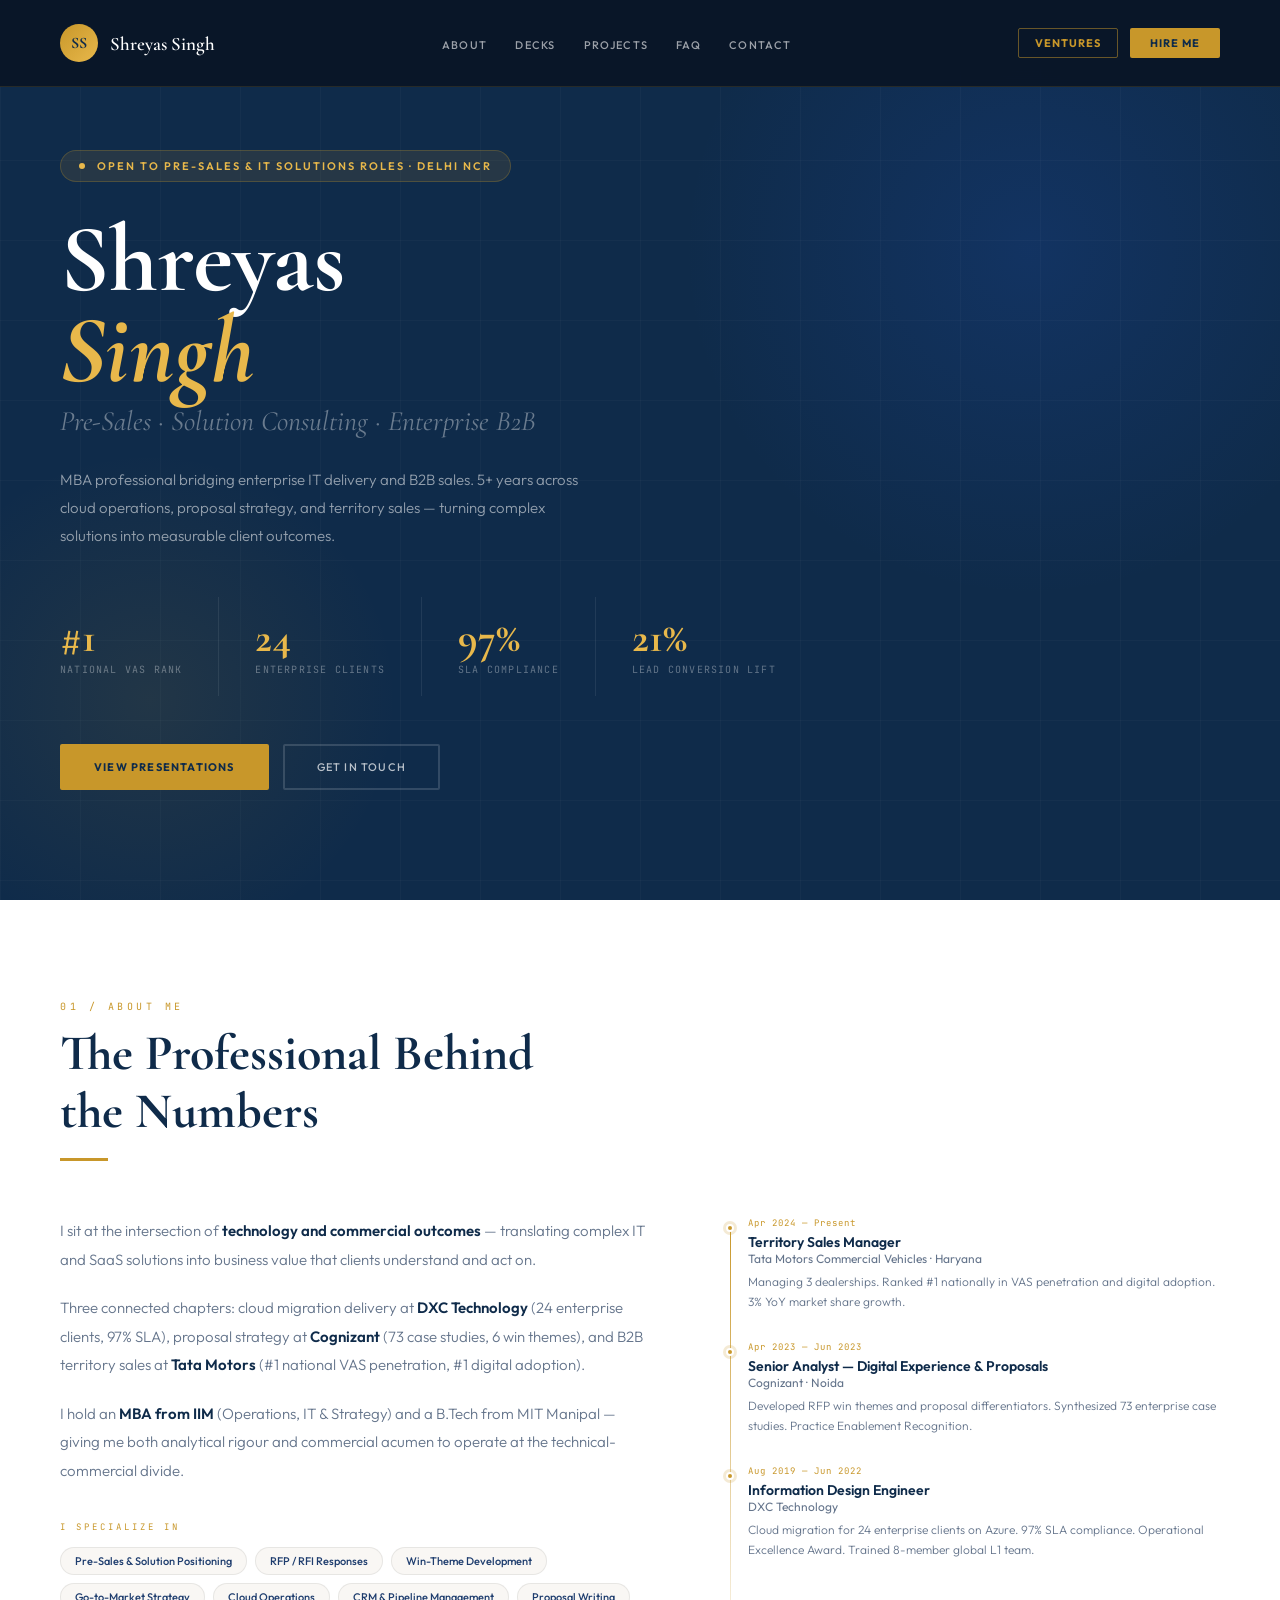
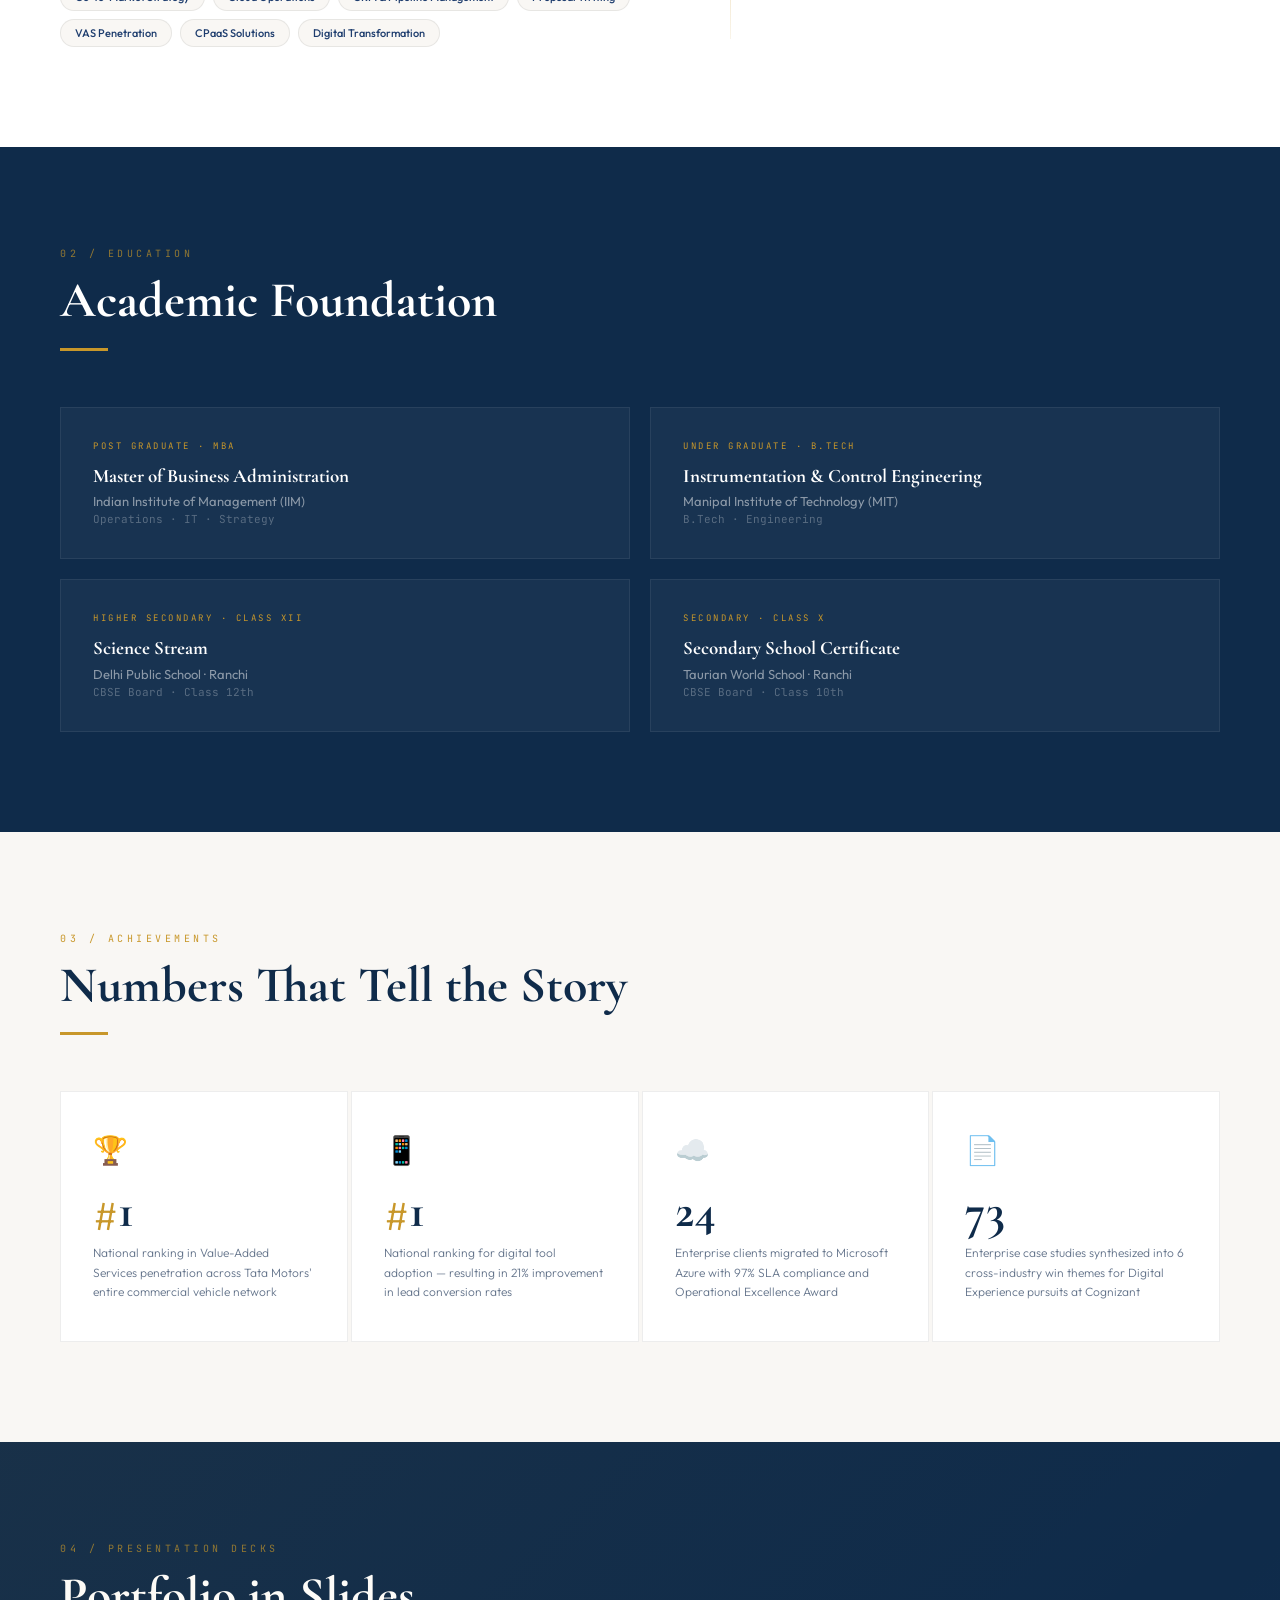
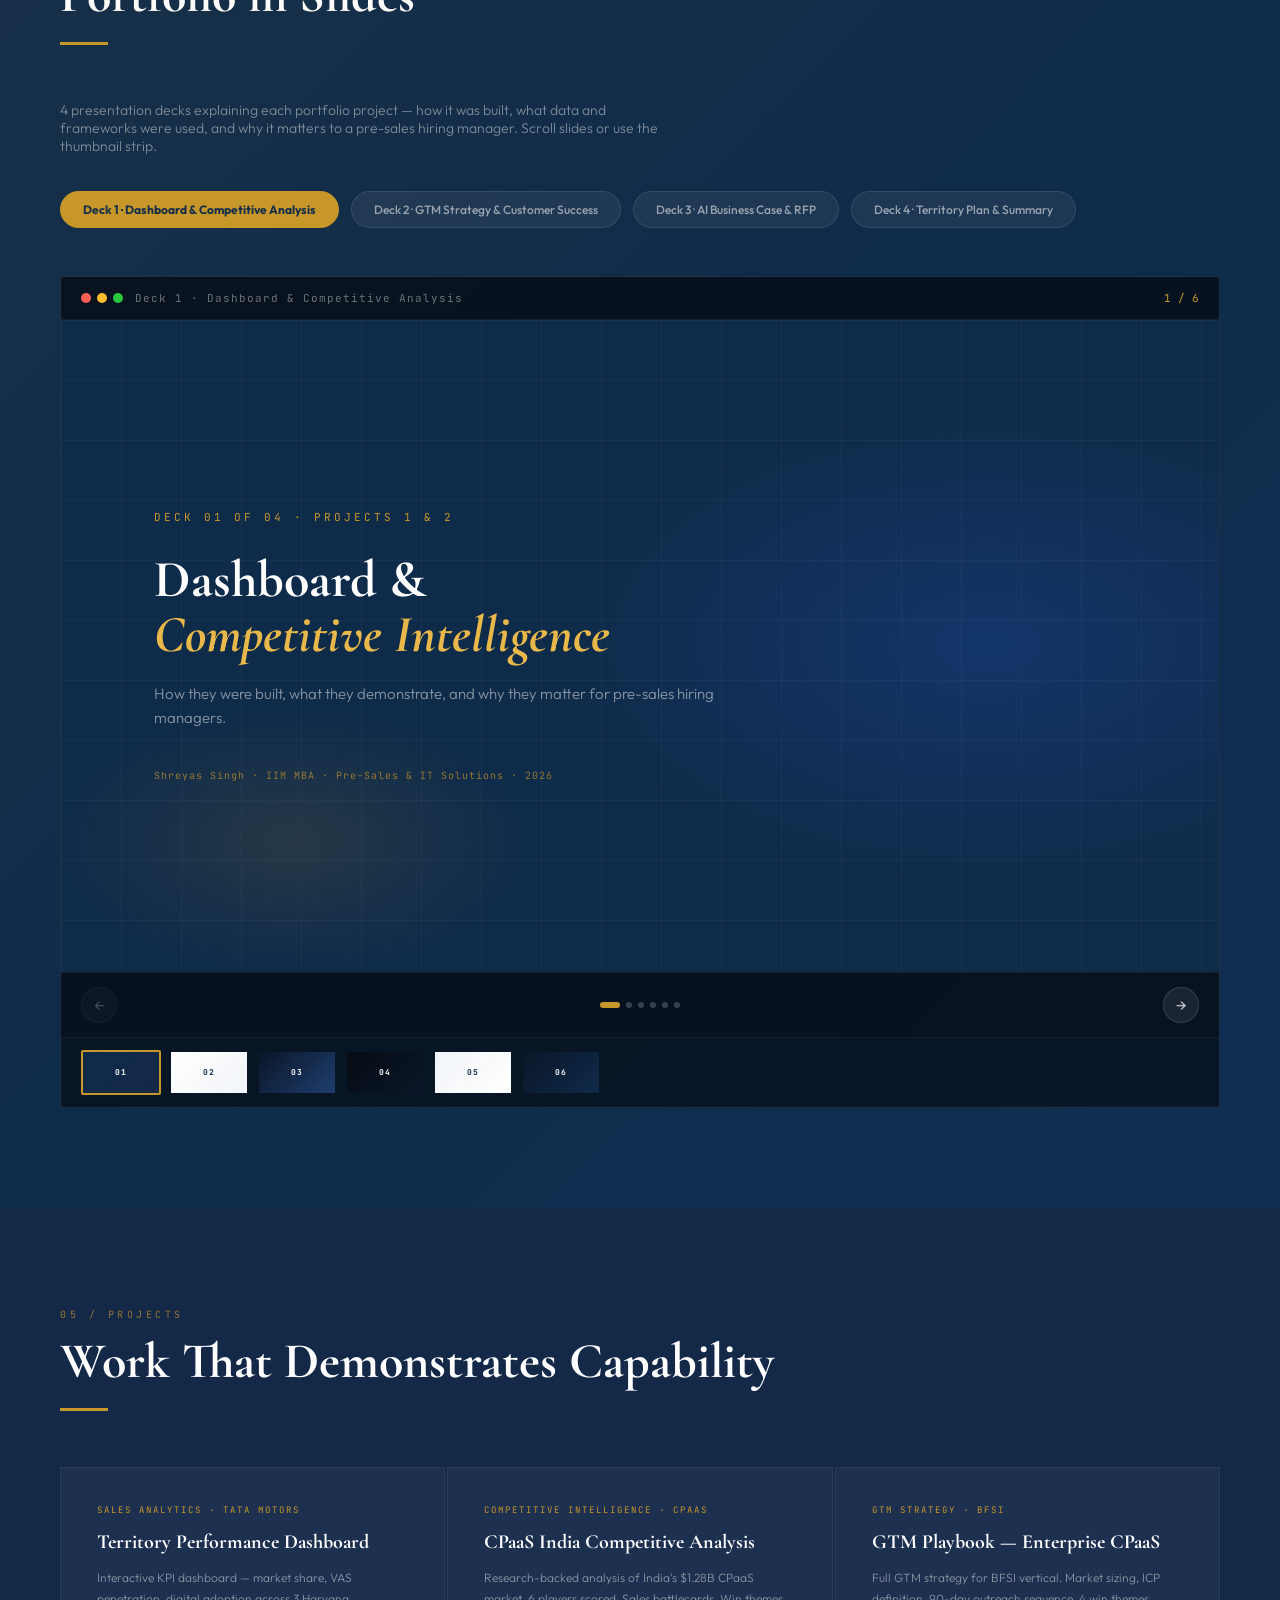
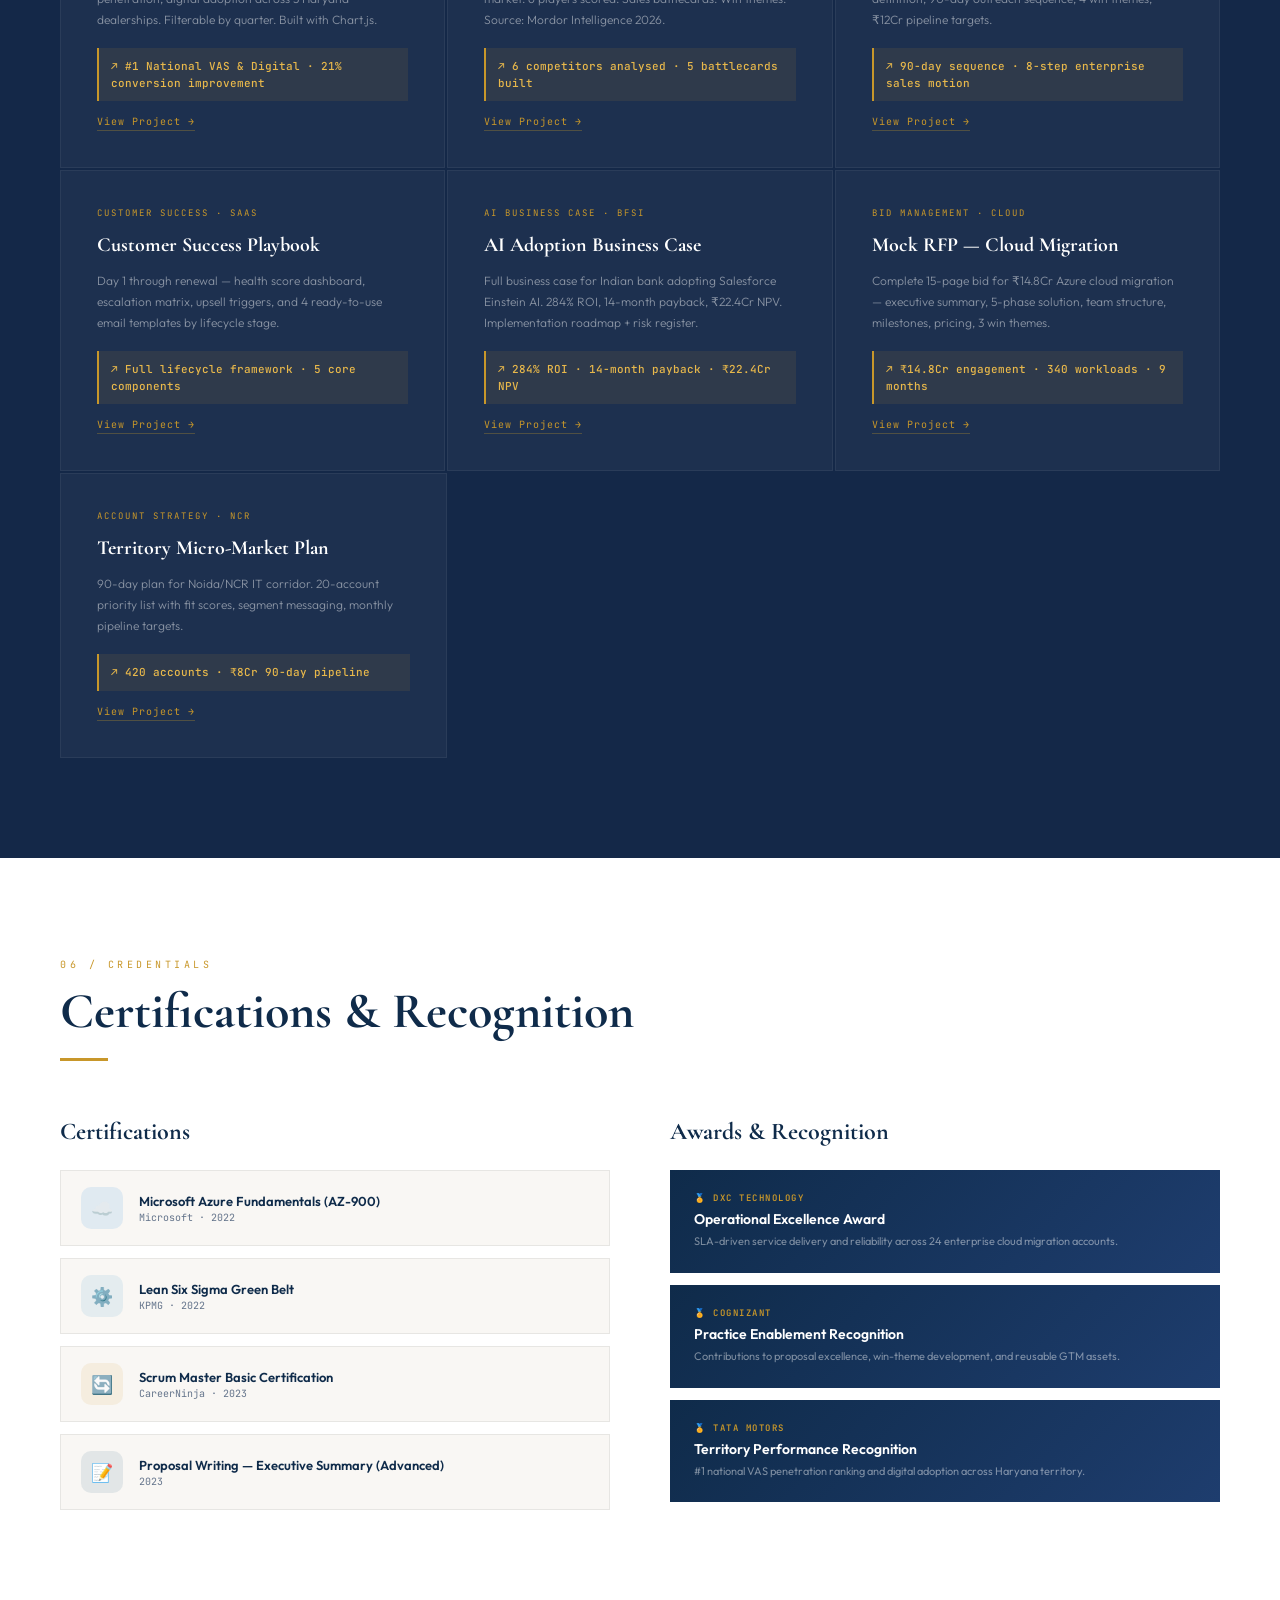
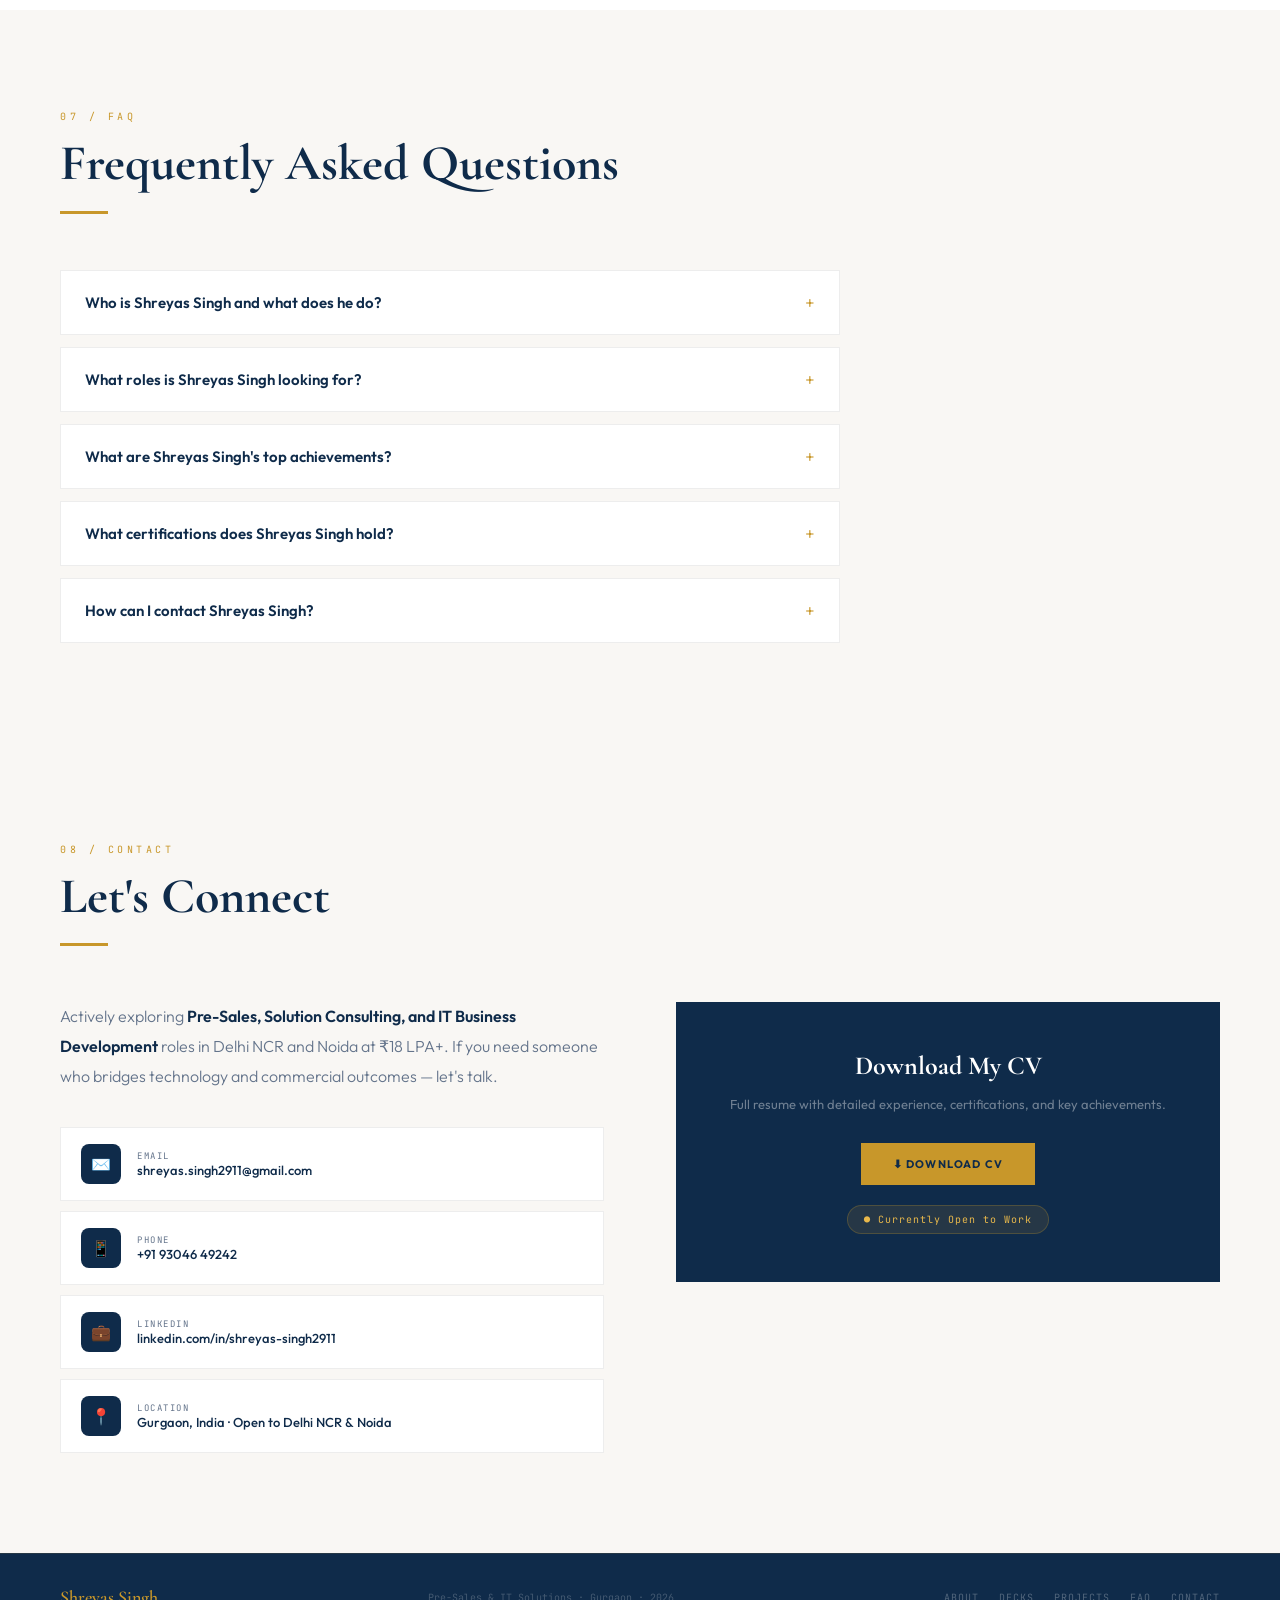
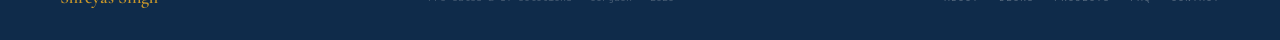
<file: index.html>
<!doctype html>
<html lang="en">
  <head>
    <meta charset="UTF-8" />
    <meta name="viewport" content="width=device-width, initial-scale=1.0" />
    <title>Shreyas Singh | Pre-Sales Consultant | IIM MBA | Delhi NCR</title>
    <meta
      name="description"
      content="Shreyas Singh — Pre-Sales Consultant with IIM MBA. 5+ years across cloud migration, proposal strategy, and B2B sales. Ranked #1 nationally in VAS penetration. Open to Delhi NCR and Noida."
    />
    <meta name="author" content="Shreyas Singh" />
    <meta name="robots" content="index, follow" />
    <link rel="canonical" href="https://www.shreyassingh.in/" />
    <meta
      property="og:title"
      content="Shreyas Singh | Pre-Sales & IT Solutions | IIM MBA"
    />
    <meta
      property="og:description"
      content="Pre-Sales Consultant with IIM MBA. #1 national VAS penetration. Ex-DXC Technology, Cognizant, Tata Motors. Open to Delhi NCR roles."
    />
    <meta property="og:url" content="https://www.shreyassingh.in/" />
    <meta property="og:type" content="profile" />
    <link rel="preconnect" href="https://fonts.googleapis.com" />
    <link rel="preconnect" href="https://fonts.gstatic.com" crossorigin />
    <link
      href="https://fonts.googleapis.com/css2?family=Cormorant+Garamond:ital,wght@0,400;0,600;0,700;1,400&family=Outfit:wght@300;400;500;600;700&family=JetBrains+Mono:wght@400;500&display=swap"
      rel="stylesheet"
    />
    <script type="application/ld+json">
      {
        "@context": "https://schema.org",
        "@type": "Person",
        "name": "Shreyas Singh",
        "jobTitle": "Pre-Sales Consultant",
        "email": "shreyas.singh2911@gmail.com",
        "telephone": "+919304649242",
        "address": {
          "@type": "PostalAddress",
          "addressLocality": "Gurgaon",
          "addressRegion": "Haryana",
          "addressCountry": "IN"
        },
        "alumniOf": [
          {
            "@type": "EducationalOrganization",
            "name": "Indian Institute of Management"
          },
          {
            "@type": "EducationalOrganization",
            "name": "Manipal Institute of Technology"
          }
        ],
        "url": "https://www.shreyassingh.in",
        "sameAs": ["https://linkedin.com/in/shreyas-singh2911"],
        "knowsAbout": [
          "Pre-Sales Consulting",
          "Cloud Migration",
          "CPaaS",
          "Enterprise B2B Sales",
          "SaaS",
          "Go-to-Market Strategy",
          "RFP Response",
          "Microsoft Azure"
        ],
        "award": [
          "#1 National VAS Penetration — Tata Motors",
          "#1 National Digital Adoption — Tata Motors",
          "Operational Excellence Award — DXC Technology",
          "Practice Enablement Recognition — Cognizant"
        ]
      }
    </script>
    <link rel="stylesheet" href="styles.css" />
  </head>
  <body>
    <!-- NAV -->
    <nav>
      <div class="nav-brand">
        <div class="nav-mono">SS</div>
        <div class="nav-name">Shreyas Singh</div>
      </div>
      <ul class="nav-links">
        <li><a href="#about">About</a></li>
        <li><a href="#presentations">Decks</a></li>
        <li><a href="#projects">Projects</a></li>
        <li><a href="#faq">FAQ</a></li>
        <li><a href="#contact">Contact</a></li>
      </ul>
      <div class="nav-actions">
        <a href="ventures.html" class="nav-ventures-btn">Ventures</a>
        <a href="#contact" class="nav-cta">Hire Me</a>
        <button
          class="nav-hamburger"
          id="navHamburger"
          aria-label="Toggle menu"
        >
          <span></span>
          <span></span>
          <span></span>
        </button>
      </div>
    </nav>
    <!-- MOBILE MENU -->
    <div class="mobile-menu" id="mobileMenu">
      <ul>
        <li><a href="#about">About</a></li>
        <li><a href="#education">Education</a></li>
        <li><a href="#achievements">Achievements</a></li>
        <li><a href="#presentations">Decks</a></li>
        <li><a href="#projects">Projects</a></li>
        <li><a href="#certifications">Credentials</a></li>
        <li><a href="#faq">FAQ</a></li>
        <li><a href="#contact">Contact</a></li>
      </ul>
      <a href="ventures.html" class="mobile-ventures">Ventures</a>
      <a href="#contact" class="mobile-cta">Hire Me</a>
    </div>

    <!-- HERO -->
    <section class="hero" id="home">
      <div class="orb1"></div>
      <div class="orb2"></div>
      <div class="hero-grid"></div>
      <div class="hero-c">
        <div class="hero-tag">
          <div class="dot"></div>
          Open to Pre-Sales &amp; IT Solutions Roles · Delhi NCR
        </div>
        <h1>Shreyas<br /><em>Singh</em></h1>
        <p class="hero-role">
          Pre-Sales · Solution Consulting · Enterprise B2B
        </p>
        <p class="hero-desc">
          MBA professional bridging enterprise IT delivery and B2B sales. 5+
          years across cloud operations, proposal strategy, and territory sales
          — turning complex solutions into measurable client outcomes.
        </p>
        <div class="hero-stats">
          <div class="stat">
            <div class="stat-n">#1</div>
            <div class="stat-l">National VAS Rank</div>
          </div>
          <div class="stat">
            <div class="stat-n">24</div>
            <div class="stat-l">Enterprise Clients</div>
          </div>
          <div class="stat">
            <div class="stat-n">97%</div>
            <div class="stat-l">SLA Compliance</div>
          </div>
          <div class="stat">
            <div class="stat-n">21%</div>
            <div class="stat-l">Lead Conversion Lift</div>
          </div>
        </div>
        <div class="hero-btns">
          <a href="#presentations" class="btn-g">View Presentations</a>
          <a href="#contact" class="btn-o">Get In Touch</a>
        </div>
      </div>
    </section>

    <!-- ABOUT -->
    <section id="about">
      <div class="sec-tag">01 / About Me</div>
      <h2>The Professional Behind<br />the Numbers</h2>
      <div class="rule"></div>
      <div class="about-g">
        <div class="about-body">
          <p>
            I sit at the intersection of
            <strong>technology and commercial outcomes</strong> — translating
            complex IT and SaaS solutions into business value that clients
            understand and act on.
          </p>
          <p>
            Three connected chapters: cloud migration delivery at
            <strong>DXC Technology</strong> (24 enterprise clients, 97% SLA),
            proposal strategy at <strong>Cognizant</strong> (73 case studies, 6
            win themes), and B2B territory sales at
            <strong>Tata Motors</strong> (#1 national VAS penetration, #1
            digital adoption).
          </p>
          <p>
            I hold an <strong>MBA from IIM</strong> (Operations, IT &amp;
            Strategy) and a B.Tech from MIT Manipal — giving me both analytical
            rigour and commercial acumen to operate at the technical-commercial
            divide.
          </p>
          <div class="pills-label">I specialize in</div>
          <div class="pills">
            <span class="pill">Pre-Sales &amp; Solution Positioning</span
            ><span class="pill">RFP / RFI Responses</span
            ><span class="pill">Win-Theme Development</span
            ><span class="pill">Go-to-Market Strategy</span
            ><span class="pill">Cloud Operations</span
            ><span class="pill">CRM &amp; Pipeline Management</span
            ><span class="pill">Proposal Writing</span
            ><span class="pill">VAS Penetration</span
            ><span class="pill">CPaaS Solutions</span
            ><span class="pill">Digital Transformation</span>
          </div>
        </div>
        <div class="tl">
          <div class="te">
            <div class="td"></div>
            <div class="tw">Apr 2024 — Present</div>
            <div class="tr">Territory Sales Manager</div>
            <div class="to">Tata Motors Commercial Vehicles · Haryana</div>
            <div class="tn">
              Managing 3 dealerships. Ranked #1 nationally in VAS penetration
              and digital adoption. 3% YoY market share growth.
            </div>
          </div>
          <div class="te">
            <div class="td"></div>
            <div class="tw">Apr 2023 — Jun 2023</div>
            <div class="tr">
              Senior Analyst — Digital Experience &amp; Proposals
            </div>
            <div class="to">Cognizant · Noida</div>
            <div class="tn">
              Developed RFP win themes and proposal differentiators. Synthesized
              73 enterprise case studies. Practice Enablement Recognition.
            </div>
          </div>
          <div class="te">
            <div class="td"></div>
            <div class="tw">Aug 2019 — Jun 2022</div>
            <div class="tr">Information Design Engineer</div>
            <div class="to">DXC Technology</div>
            <div class="tn">
              Cloud migration for 24 enterprise clients on Azure. 97% SLA
              compliance. Operational Excellence Award. Trained 8-member global
              L1 team.
            </div>
          </div>
        </div>
      </div>
    </section>

    <!-- EDUCATION -->
    <section id="education">
      <div class="sec-tag" style="color: rgba(200, 151, 42, 0.7)">
        02 / Education
      </div>
      <h2 class="ld">Academic Foundation</h2>
      <div class="rule"></div>
      <div class="edu-g">
        <div class="edu-card">
          <div class="edu-type">Post Graduate · MBA</div>
          <div class="edu-deg">Master of Business Administration</div>
          <div class="edu-sch">Indian Institute of Management (IIM)</div>
          <div class="edu-det">Operations · IT · Strategy</div>
        </div>
        <div class="edu-card">
          <div class="edu-type">Under Graduate · B.Tech</div>
          <div class="edu-deg">Instrumentation &amp; Control Engineering</div>
          <div class="edu-sch">Manipal Institute of Technology (MIT)</div>
          <div class="edu-det">B.Tech · Engineering</div>
        </div>
        <div class="edu-card">
          <div class="edu-type">Higher Secondary · Class XII</div>
          <div class="edu-deg">Science Stream</div>
          <div class="edu-sch">Delhi Public School · Ranchi</div>
          <div class="edu-det">CBSE Board · Class 12th</div>
        </div>
        <div class="edu-card">
          <div class="edu-type">Secondary · Class X</div>
          <div class="edu-deg">Secondary School Certificate</div>
          <div class="edu-sch">Taurian World School · Ranchi</div>
          <div class="edu-det">CBSE Board · Class 10th</div>
        </div>
      </div>
    </section>

    <!-- ACHIEVEMENTS -->
    <section id="achievements">
      <div class="sec-tag">03 / Achievements</div>
      <h2>Numbers That Tell the Story</h2>
      <div class="rule"></div>
      <div class="ach-g">
        <div class="ach-tile">
          <span class="ach-icon">🏆</span>
          <div class="ach-big"><span>#</span>1</div>
          <div class="ach-copy">
            National ranking in Value-Added Services penetration across Tata
            Motors' entire commercial vehicle network
          </div>
        </div>
        <div class="ach-tile">
          <span class="ach-icon">📱</span>
          <div class="ach-big"><span>#</span>1</div>
          <div class="ach-copy">
            National ranking for digital tool adoption — resulting in 21%
            improvement in lead conversion rates
          </div>
        </div>
        <div class="ach-tile">
          <span class="ach-icon">☁️</span>
          <div class="ach-big">24</div>
          <div class="ach-copy">
            Enterprise clients migrated to Microsoft Azure with 97% SLA
            compliance and Operational Excellence Award
          </div>
        </div>
        <div class="ach-tile">
          <span class="ach-icon">📄</span>
          <div class="ach-big">73</div>
          <div class="ach-copy">
            Enterprise case studies synthesized into 6 cross-industry win themes
            for Digital Experience pursuits at Cognizant
          </div>
        </div>
      </div>
    </section>

    <!-- ══════════════════════════════════════════════
     PRESENTATION DECK VIEWER
══════════════════════════════════════════════ -->
    <section id="presentations">
      <div class="sec-tag" style="color: rgba(200, 151, 42, 0.7)">
        04 / Presentation Decks
      </div>
      <h2 class="ld">Portfolio in Slides</h2>
      <div class="rule"></div>
      <p
        style="
          font-size: 14px;
          color: rgba(255, 255, 255, 0.45);
          margin-bottom: 36px;
          max-width: 600px;
          font-weight: 300;
        "
      >
        4 presentation decks explaining each portfolio project — how it was
        built, what data and frameworks were used, and why it matters to a
        pre-sales hiring manager. Scroll slides or use the thumbnail strip.
      </p>

      <!-- Deck selector tabs -->
      <div class="deck-nav">
        <button class="deck-tab active" onclick="loadDeck(0)">
          Deck 1 · Dashboard &amp; Competitive Analysis
        </button>
        <button class="deck-tab" onclick="loadDeck(1)">
          Deck 2 · GTM Strategy &amp; Customer Success
        </button>
        <button class="deck-tab" onclick="loadDeck(2)">
          Deck 3 · AI Business Case &amp; RFP
        </button>
        <button class="deck-tab" onclick="loadDeck(3)">
          Deck 4 · Territory Plan &amp; Summary
        </button>
      </div>

      <!-- Viewer -->
      <div class="deck-viewer">
        <div class="deck-header">
          <div style="display: flex; align-items: center; gap: 12px">
            <div class="win-dots">
              <div class="win-dot r"></div>
              <div class="win-dot y"></div>
              <div class="win-dot g"></div>
            </div>
            <div class="deck-title-bar" id="deck-title-bar">
              Deck 1 · Dashboard & Competitive Analysis
            </div>
          </div>
          <div class="deck-counter" id="deck-counter">1 / 7</div>
        </div>

        <div class="slide-area" id="slide-area">
          <div
            class="progress-bar"
            id="progress-bar"
            style="width: 14.28%"
          ></div>
          <!-- Slides injected by JS -->
        </div>

        <div class="slide-controls">
          <button class="ctrl-btn" id="prev-btn" onclick="prevSlide()" disabled>
            ←
          </button>
          <div class="slide-dots" id="slide-dots"></div>
          <button class="ctrl-btn" id="next-btn" onclick="nextSlide()">
            →
          </button>
        </div>

        <div class="thumb-strip" id="thumb-strip"></div>
      </div>
    </section>

    <!-- PROJECTS -->
    <section id="projects">
      <div class="sec-tag" style="color: rgba(200, 151, 42, 0.7)">
        05 / Projects
      </div>
      <h2 class="ld">Work That Demonstrates Capability</h2>
      <div class="rule"></div>
      <div class="proj-g">
        <article class="proj-tile">
          <div class="proj-cat">Sales Analytics · Tata Motors</div>
          <h3 class="proj-name">Territory Performance Dashboard</h3>
          <p class="proj-body">
            Interactive KPI dashboard — market share, VAS penetration, digital
            adoption across 3 Haryana dealerships. Filterable by quarter. Built
            with Chart.js.
          </p>
          <div class="proj-res">
            ↗ #1 National VAS &amp; Digital · 21% conversion improvement
          </div>
          <a href="portfolio/project1_dashboard.html" class="proj-link"
            >View Project →</a
          >
        </article>
        <article class="proj-tile">
          <div class="proj-cat">Competitive Intelligence · CPaaS</div>
          <h3 class="proj-name">CPaaS India Competitive Analysis</h3>
          <p class="proj-body">
            Research-backed analysis of India's $1.28B CPaaS market. 6 players
            scored. Sales battlecards. Win themes. Source: Mordor Intelligence
            2026.
          </p>
          <div class="proj-res">
            ↗ 6 competitors analysed · 5 battlecards built
          </div>
          <a href="portfolio/project2_cpaas_analysis.html" class="proj-link"
            >View Project →</a
          >
        </article>
        <article class="proj-tile">
          <div class="proj-cat">GTM Strategy · BFSI</div>
          <h3 class="proj-name">GTM Playbook — Enterprise CPaaS</h3>
          <p class="proj-body">
            Full GTM strategy for BFSI vertical. Market sizing, ICP definition,
            90-day outreach sequence, 4 win themes, ₹12Cr pipeline targets.
          </p>
          <div class="proj-res">
            ↗ 90-day sequence · 8-step enterprise sales motion
          </div>
          <a href="portfolio/project3_gtm_playbook.html" class="proj-link"
            >View Project →</a
          >
        </article>
        <article class="proj-tile">
          <div class="proj-cat">Customer Success · SaaS</div>
          <h3 class="proj-name">Customer Success Playbook</h3>
          <p class="proj-body">
            Day 1 through renewal — health score dashboard, escalation matrix,
            upsell triggers, and 4 ready-to-use email templates by lifecycle
            stage.
          </p>
          <div class="proj-res">
            ↗ Full lifecycle framework · 5 core components
          </div>
          <a
            href="portfolio/project4_customer_success_playbook.html"
            class="proj-link"
            >View Project →</a
          >
        </article>
        <article class="proj-tile">
          <div class="proj-cat">AI Business Case · BFSI</div>
          <h3 class="proj-name">AI Adoption Business Case</h3>
          <p class="proj-body">
            Full business case for Indian bank adopting Salesforce Einstein AI.
            284% ROI, 14-month payback, ₹22.4Cr NPV. Implementation roadmap +
            risk register.
          </p>
          <div class="proj-res">
            ↗ 284% ROI · 14-month payback · ₹22.4Cr NPV
          </div>
          <a href="portfolio/project5_ai_business_case.html" class="proj-link"
            >View Project →</a
          >
        </article>
        <article class="proj-tile">
          <div class="proj-cat">Bid Management · Cloud</div>
          <h3 class="proj-name">Mock RFP — Cloud Migration</h3>
          <p class="proj-body">
            Complete 15-page bid for ₹14.8Cr Azure cloud migration — executive
            summary, 5-phase solution, team structure, milestones, pricing, 3
            win themes.
          </p>
          <div class="proj-res">
            ↗ ₹14.8Cr engagement · 340 workloads · 9 months
          </div>
          <a href="portfolio/project6_rfp_response.html" class="proj-link"
            >View Project →</a
          >
        </article>
        <article
          class="proj-tile"
          style="grid-column: span 3; max-width: 33.33%"
        >
          <div class="proj-cat">Account Strategy · NCR</div>
          <h3 class="proj-name">Territory Micro-Market Plan</h3>
          <p class="proj-body">
            90-day plan for Noida/NCR IT corridor. 20-account priority list with
            fit scores, segment messaging, monthly pipeline targets.
          </p>
          <div class="proj-res">↗ 420 accounts · ₹8Cr 90-day pipeline</div>
          <a href="portfolio/project7_territory_plan.html" class="proj-link"
            >View Project →</a
          >
        </article>
      </div>
    </section>

    <!-- CERTIFICATIONS -->
    <section id="certifications">
      <div class="sec-tag">06 / Credentials</div>
      <h2>Certifications &amp; Recognition</h2>
      <div class="rule"></div>
      <div class="creds-g">
        <div>
          <div class="cred-title">Certifications</div>
          <div class="cert-list">
            <div class="cert-row">
              <div class="cert-badge c1">☁️</div>
              <div>
                <div class="cert-name">
                  Microsoft Azure Fundamentals (AZ-900)
                </div>
                <div class="cert-from">Microsoft · 2022</div>
              </div>
            </div>
            <div class="cert-row">
              <div class="cert-badge c2">⚙️</div>
              <div>
                <div class="cert-name">Lean Six Sigma Green Belt</div>
                <div class="cert-from">KPMG · 2022</div>
              </div>
            </div>
            <div class="cert-row">
              <div class="cert-badge c3">🔄</div>
              <div>
                <div class="cert-name">Scrum Master Basic Certification</div>
                <div class="cert-from">CareerNinja · 2023</div>
              </div>
            </div>
            <div class="cert-row">
              <div class="cert-badge c4">📝</div>
              <div>
                <div class="cert-name">
                  Proposal Writing — Executive Summary (Advanced)
                </div>
                <div class="cert-from">2023</div>
              </div>
            </div>
          </div>
        </div>
        <div>
          <div class="cred-title">Awards &amp; Recognition</div>
          <div class="award-list">
            <div class="award-card">
              <div class="aw-badge">🏅 DXC Technology</div>
              <div class="aw-name">Operational Excellence Award</div>
              <div class="aw-detail">
                SLA-driven service delivery and reliability across 24 enterprise
                cloud migration accounts.
              </div>
            </div>
            <div class="award-card">
              <div class="aw-badge">🏅 Cognizant</div>
              <div class="aw-name">Practice Enablement Recognition</div>
              <div class="aw-detail">
                Contributions to proposal excellence, win-theme development, and
                reusable GTM assets.
              </div>
            </div>
            <div class="award-card">
              <div class="aw-badge">🏅 Tata Motors</div>
              <div class="aw-name">Territory Performance Recognition</div>
              <div class="aw-detail">
                #1 national VAS penetration ranking and digital adoption across
                Haryana territory.
              </div>
            </div>
          </div>
        </div>
      </div>
    </section>

    <!-- FAQ -->
    <section id="faq">
      <div class="sec-tag">07 / FAQ</div>
      <h2>Frequently Asked Questions</h2>
      <div class="rule"></div>
      <div class="faq-list">
        <div class="faq-item">
          <div class="faq-q" onclick="toggleFaq(this)">
            Who is Shreyas Singh and what does he do?
          </div>
          <div class="faq-a">
            <p>
              Shreyas Singh is an IIM MBA graduate and Pre-Sales Consultant with
              5+ years across enterprise IT delivery and B2B sales. He has
              worked at DXC Technology (cloud migration, 24 clients, 97% SLA),
              Cognizant (RFP strategy, 73 case studies), and Tata Motors (#1
              national VAS penetration, #1 digital adoption). Currently based in
              Gurgaon, open to Pre-Sales and IT Business Development roles in
              Delhi NCR.
            </p>
          </div>
        </div>
        <div class="faq-item">
          <div class="faq-q" onclick="toggleFaq(this)">
            What roles is Shreyas Singh looking for?
          </div>
          <div class="faq-a">
            <p>
              Pre-Sales Consultant, Solution Consultant, Business Development
              Manager (IT/SaaS/CPaaS), and Customer Success Manager roles in
              enterprise IT and SaaS — specifically in Noida, Gurgaon, and
              Delhi. Salary expectation ₹18 LPA+. Particularly interested in
              cloud services, CPaaS platforms, SaaS solutions, and digital
              transformation.
            </p>
          </div>
        </div>
        <div class="faq-item">
          <div class="faq-q" onclick="toggleFaq(this)">
            What are Shreyas Singh's top achievements?
          </div>
          <div class="faq-a">
            <p>
              #1 nationally in VAS penetration at Tata Motors. #1 nationally in
              digital tool adoption (21% conversion improvement). Led 24
              enterprise cloud migrations at DXC with 97% SLA compliance
              (Operational Excellence Award). Built win-theme library from 73
              case studies at Cognizant (Practice Enablement Recognition). 3%
              YoY market share growth and 2% volume growth at Tata Motors.
            </p>
          </div>
        </div>
        <div class="faq-item">
          <div class="faq-q" onclick="toggleFaq(this)">
            What certifications does Shreyas Singh hold?
          </div>
          <div class="faq-a">
            <p>
              Microsoft Azure Fundamentals AZ-900 (Microsoft, 2022), Lean Six
              Sigma Green Belt (KPMG, 2022), Scrum Master Basic Certification
              (CareerNinja, 2023), and Advanced Proposal Writing — Executive
              Summary (2023).
            </p>
          </div>
        </div>
        <div class="faq-item">
          <div class="faq-q" onclick="toggleFaq(this)">
            How can I contact Shreyas Singh?
          </div>
          <div class="faq-a">
            <p>
              Email: shreyas.singh2911@gmail.com · Phone: +91 93046 49242 ·
              LinkedIn: linkedin.com/in/shreyas-singh2911 · Website:
              shreyassingh.in · Based in Gurgaon, Haryana, India.
            </p>
          </div>
        </div>
      </div>
    </section>

    <!-- CONTACT -->
    <section id="contact">
      <div class="sec-tag">08 / Contact</div>
      <h2>Let's Connect</h2>
      <div class="rule"></div>
      <div class="contact-g">
        <div>
          <p class="contact-intro">
            Actively exploring
            <strong
              >Pre-Sales, Solution Consulting, and IT Business
              Development</strong
            >
            roles in Delhi NCR and Noida at ₹18 LPA+. If you need someone who
            bridges technology and commercial outcomes — let's talk.
          </p>
          <div class="contact-items">
            <a href="mailto:shreyas.singh2911@gmail.com" class="ci"
              ><div class="ci-icon">✉️</div>
              <div>
                <div class="ci-label">Email</div>
                <div class="ci-val">shreyas.singh2911@gmail.com</div>
              </div></a
            >
            <a href="tel:+919304649242" class="ci"
              ><div class="ci-icon">📱</div>
              <div>
                <div class="ci-label">Phone</div>
                <div class="ci-val">+91 93046 49242</div>
              </div></a
            >
            <a
              href="https://linkedin.com/in/shreyas-singh2911"
              target="_blank"
              rel="noopener"
              class="ci"
              ><div class="ci-icon">💼</div>
              <div>
                <div class="ci-label">LinkedIn</div>
                <div class="ci-val">linkedin.com/in/shreyas-singh2911</div>
              </div></a
            >
            <div class="ci" style="cursor: default">
              <div class="ci-icon">📍</div>
              <div>
                <div class="ci-label">Location</div>
                <div class="ci-val">
                  Gurgaon, India · Open to Delhi NCR &amp; Noida
                </div>
              </div>
            </div>
          </div>
        </div>
        <div>
          <div class="cv-box">
            <h3>Download My CV</h3>
            <p>
              Full resume with detailed experience, certifications, and key
              achievements.
            </p>
            <a href="/assets/Shreyas_Singh_CV.pdf" class="cv-btn" download
              >⬇ Download CV</a
            >
            <div><span class="open-tag">● Currently Open to Work</span></div>
          </div>
        </div>
      </div>
    </section>

    <footer>
      <div class="f-brand">Shreyas Singh</div>
      <div class="f-meta">Pre-Sales &amp; IT Solutions · Gurgaon · 2026</div>
      <nav class="f-links">
        <a href="#about">About</a><a href="#presentations">Decks</a
        ><a href="#projects">Projects</a><a href="#faq">FAQ</a
        ><a href="#contact">Contact</a>
      </nav>
    </footer>

    <!-- ══════════════════════════════════════════════
     PRESENTATION ENGINE JS
══════════════════════════════════════════════ -->
    <script src="script.js"></script>
  </body>
</html>
</file>
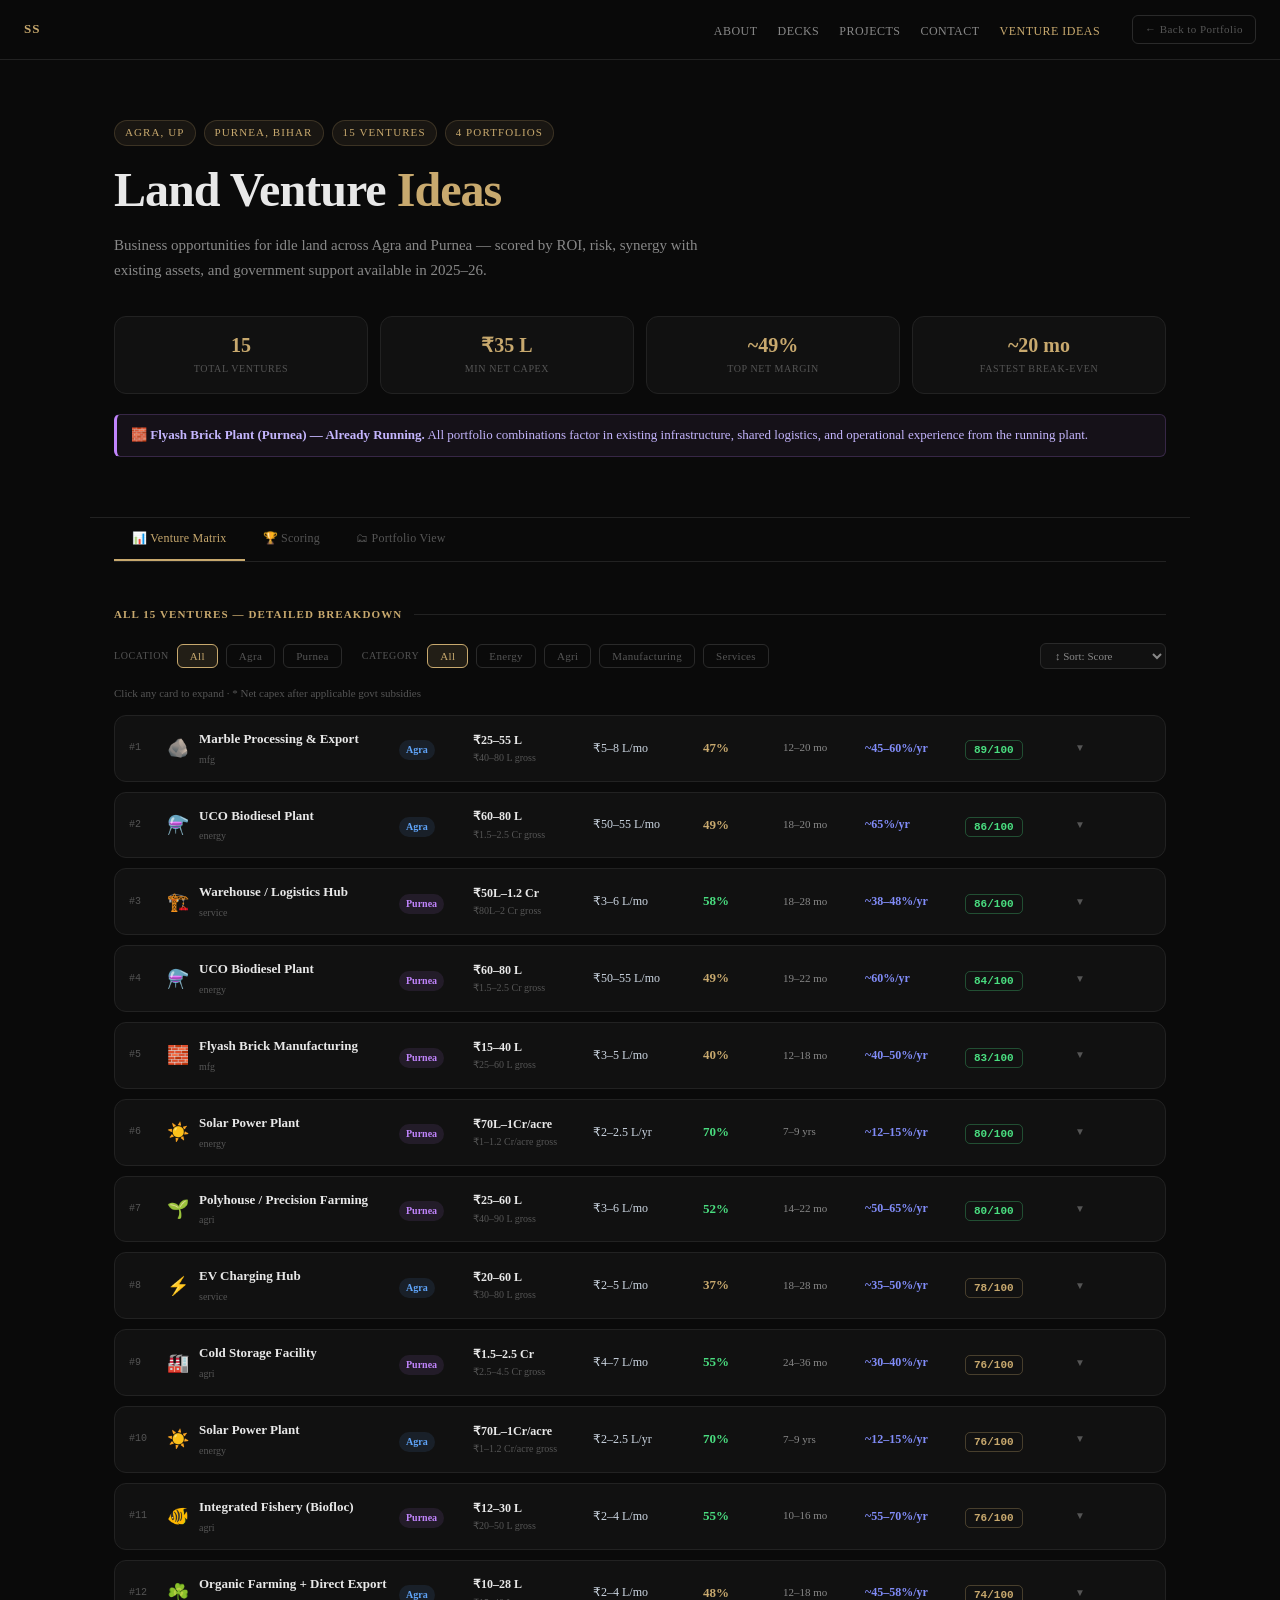
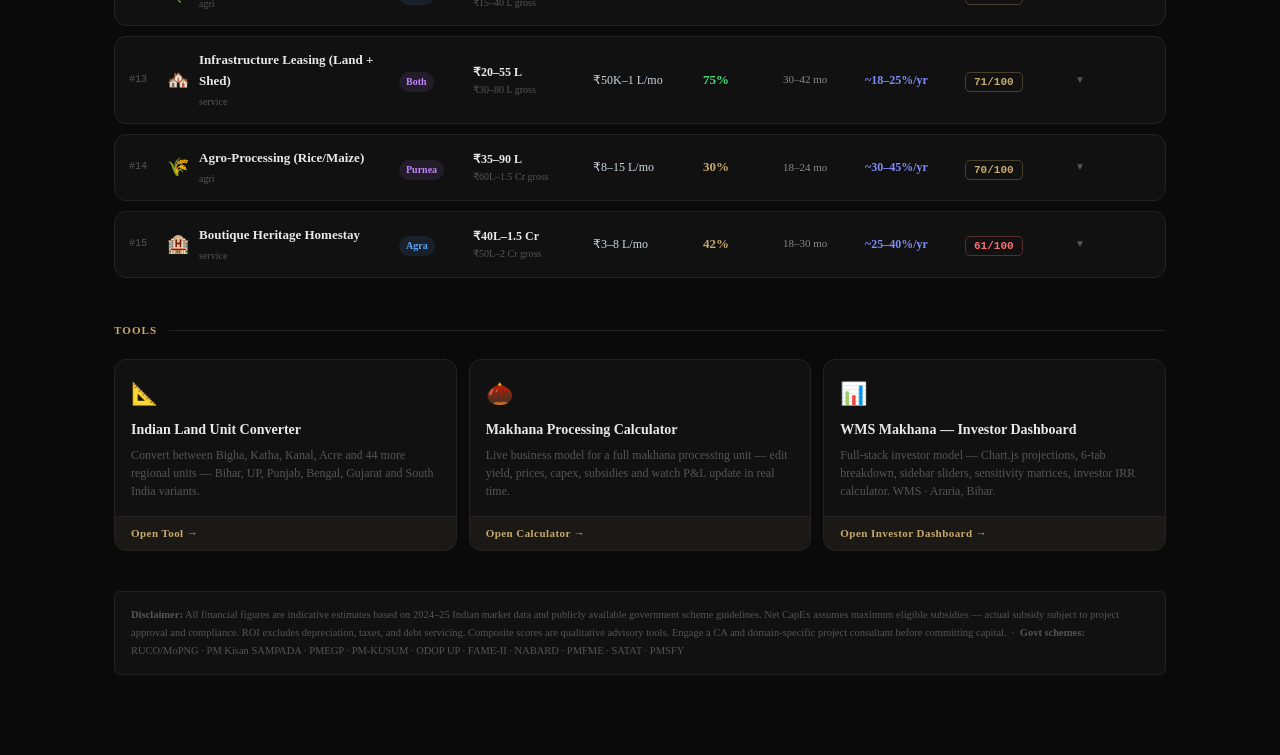
<file: ventures.html>
<!DOCTYPE html>
<html lang="en">
<head>
  <meta charset="UTF-8" />
  <meta name="viewport" content="width=device-width, initial-scale=1.0" />
  <title>Venture Ideas | Shreyas Singh</title>
  <meta name="description" content="Land venture opportunities — Agra & Purnea. Business ideas, financials, risks, and portfolio combinations." />
  <style>
    /* ── RESET & BASE — matching shreyassingh.in ── */
    *, *::before, *::after { box-sizing: border-box; margin: 0; padding: 0; }

    :root {
      --bg:       #0a0a0a;
      --surface:  #111111;
      --surface2: #181818;
      --border:   #222222;
      --border2:  #2a2a2a;
      --accent:   #c8a96e;   /* gold — matches SS site */
      --accent2:  #a0845a;
      --text:     #e8e8e8;
      --muted:    #888888;
      --dimmed:   #555555;
      --green:    #4ade80;
      --red:      #f87171;
      --blue:     #60a5fa;
      --purple:   #c084fc;
      --teal:     #2dd4bf;
      --orange:   #fb923c;
      --radius:   6px;
      --radius-lg:12px;
    }

    html { scroll-behavior: smooth; }

    body {
      background: var(--bg);
      color: var(--text);
      font-family: 'Georgia', 'Times New Roman', serif;
      line-height: 1.6;
      min-height: 100vh;
    }

    a { color: var(--accent); text-decoration: none; }
    a:hover { color: var(--text); }

    /* ── NAV — identical to main site ── */
    nav {
      position: fixed; top: 0; left: 0; right: 0; z-index: 100;
      background: rgba(10,10,10,0.96);
      backdrop-filter: blur(12px);
      border-bottom: 1px solid var(--border);
      display: flex; align-items: center;
      padding: 0 24px; height: 60px;
      gap: 32px;
    }

    .nav-logo {
      font-size: 13px; font-weight: 700; letter-spacing: 0.08em;
      color: var(--accent); text-transform: uppercase; white-space: nowrap;
    }

    .nav-links {
      display: flex; gap: 20px; list-style: none;
      margin-left: auto;
    }

    .nav-links a {
      font-size: 12px; color: var(--muted); letter-spacing: 0.04em;
      transition: color 0.2s; font-family: 'Georgia', serif;
      text-transform: uppercase;
    }
    .nav-links a:hover, .nav-links a.active { color: var(--text); }

    .nav-back {
      font-size: 11px; color: var(--dimmed);
      letter-spacing: 0.04em; border: 1px solid var(--border2);
      padding: 5px 12px; border-radius: var(--radius);
      transition: all 0.2s; white-space: nowrap;
    }
    .nav-back:hover { color: var(--accent); border-color: var(--accent); }

    /* ── HERO ── */
    .hero {
      padding: 120px 24px 60px;
      max-width: 1100px; margin: 0 auto;
      border-bottom: 1px solid var(--border);
    }

    .hero-tag {
      font-size: 11px; color: var(--accent);
      text-transform: uppercase; letter-spacing: 0.1em;
      margin-bottom: 16px; display: flex; gap: 8px; align-items: center;
      flex-wrap: wrap;
    }
    .hero-tag span {
      background: rgba(200,169,110,0.08);
      border: 1px solid rgba(200,169,110,0.2);
      padding: 3px 10px; border-radius: 100px;
    }

    .hero h1 {
      font-size: clamp(28px, 5vw, 48px);
      font-weight: 700; letter-spacing: -0.02em;
      line-height: 1.15; margin-bottom: 16px;
    }
    .hero h1 em { color: var(--accent); font-style: normal; }

    .hero-sub {
      font-size: 15px; color: var(--muted); max-width: 600px;
      line-height: 1.7; margin-bottom: 28px;
    }

    /* KPI strip */
    .kpi-strip {
      display: grid; grid-template-columns: repeat(4, 1fr);
      gap: 12px; margin-top: 32px;
    }
    .kpi-box {
      background: var(--surface);
      border: 1px solid var(--border);
      border-radius: var(--radius-lg);
      padding: 16px 14px; text-align: center;
    }
    .kpi-val {
      font-size: 20px; font-weight: 700; color: var(--accent);
      font-family: 'Georgia', serif; line-height: 1.2; margin-bottom: 4px;
    }
    .kpi-lbl { font-size: 10px; color: var(--dimmed); text-transform: uppercase; letter-spacing: 0.06em; }

    .flyash-note {
      margin-top: 20px;
      background: rgba(192,132,252,0.06);
      border: 1px solid rgba(192,132,252,0.2);
      border-left: 3px solid var(--purple);
      border-radius: var(--radius);
      padding: 10px 14px;
      font-size: 13px; color: #c4b5fd;
    }

    /* ── LAYOUT ── */
    .main { max-width: 1100px; margin: 0 auto; padding: 0 24px 80px; }

    /* ── SECTION HEADING ── */
    .section-hd {
      display: flex; align-items: center; gap: 12px;
      margin: 44px 0 20px;
    }
    .section-hd h2 {
      font-size: 11px; color: var(--accent);
      text-transform: uppercase; letter-spacing: 0.1em; font-weight: 700;
    }
    .section-hd::after {
      content: ''; flex: 1; height: 1px; background: var(--border);
    }

    /* ── FILTERS ── */
    .filters {
      display: flex; gap: 8px; flex-wrap: wrap; align-items: center;
      margin-bottom: 16px;
    }
    .filter-label { font-size: 10px; color: var(--dimmed); text-transform: uppercase; letter-spacing: 0.06em; }
    .filter-btn {
      background: transparent; border: 1px solid var(--border2);
      color: var(--dimmed); padding: 5px 12px; border-radius: var(--radius);
      font-size: 11px; cursor: pointer; font-family: 'Georgia', serif;
      transition: all 0.15s; letter-spacing: 0.03em;
    }
    .filter-btn:hover { color: var(--text); border-color: var(--border2); }
    .filter-btn.active {
      background: rgba(200,169,110,0.12);
      border-color: var(--accent); color: var(--accent);
    }
    .sort-select {
      background: var(--surface); border: 1px solid var(--border2);
      color: var(--muted); padding: 5px 10px; border-radius: var(--radius);
      font-size: 11px; font-family: 'Georgia', serif; cursor: pointer;
      margin-left: auto;
    }

    /* ── VENTURE CARDS ── */
    .venture-card {
      background: var(--surface);
      border: 1px solid var(--border);
      border-radius: var(--radius-lg);
      margin-bottom: 10px;
      overflow: hidden;
      transition: border-color 0.2s;
    }
    .venture-card:hover { border-color: var(--border2); }
    .venture-card.open { border-color: rgba(200,169,110,0.35); }

    .card-row {
      display: grid;
      grid-template-columns: 28px 22px 190px 64px 110px 100px 70px 72px 90px 100px 28px;
      gap: 0 10px;
      padding: 13px 14px;
      align-items: center;
      cursor: pointer;
      transition: background 0.15s;
    }
    .card-row:hover { background: rgba(255,255,255,0.02); }

    .card-rank { font-size: 10px; color: var(--dimmed); font-family: monospace; }
    .card-icon { font-size: 18px; line-height: 1; }
    .card-name { font-size: 13px; font-weight: 700; color: var(--text); margin-bottom: 2px; }
    .card-cat  { font-size: 10px; color: var(--dimmed); }

    .loc-pill {
      font-size: 10px; padding: 2px 7px; border-radius: 100px;
      font-weight: 600; display: inline-block;
    }
    .loc-agra   { background: rgba(96,165,250,0.1); color: var(--blue); }
    .loc-purnea { background: rgba(192,132,252,0.1); color: var(--purple); }

    .card-capex .primary { font-size: 12px; font-weight: 700; color: var(--text); }
    .card-capex .secondary { font-size: 10px; color: var(--dimmed); }

    .card-num { font-size: 12px; color: #cbd5e1; }

    .margin-val {
      font-size: 13px; font-weight: 700;
    }
    .margin-hi { color: var(--green); }
    .margin-md { color: var(--accent); }

    .be-val { font-size: 11px; color: var(--muted); }

    .score-badge {
      font-size: 11px; font-weight: 700; font-family: monospace;
      padding: 3px 8px; border-radius: 5px; border: 1px solid;
    }
    .score-hi  { color: var(--green);  border-color: rgba(74,222,128,0.3); }
    .score-mid { color: var(--accent); border-color: rgba(200,169,110,0.3); }
    .score-lo  { color: var(--red);    border-color: rgba(248,113,113,0.3); }

    .chevron {
      font-size: 10px; color: var(--dimmed);
      transition: transform 0.2s; user-select: none;
    }
    .chevron.open { transform: rotate(180deg); }

    /* ── EXPANDED DETAIL ── */
    .card-detail {
      display: none;
      padding: 0 14px 16px;
      border-top: 1px solid rgba(200,169,110,0.15);
    }
    .card-detail.open { display: block; }

    .detail-grid {
      display: grid; grid-template-columns: 1fr 1fr 1fr;
      gap: 14px; margin-top: 14px;
    }

    .detail-col-hd {
      font-size: 9px; text-transform: uppercase; letter-spacing: 0.08em;
      margin-bottom: 8px; font-weight: 700;
    }
    .detail-col-hd.fin  { color: #818cf8; }
    .detail-col-hd.risk { color: var(--red); }
    .detail-col-hd.mit  { color: var(--green); }

    .fin-row {
      display: flex; justify-content: space-between;
      padding: 4px 0; border-bottom: 1px solid rgba(255,255,255,0.04);
      font-size: 11.5px;
    }
    .fin-row .fl { color: var(--dimmed); }
    .fin-row .fv { color: var(--text); font-weight: 600; font-family: monospace; }

    .govt-chip {
      margin-top: 8px; background: rgba(251,191,36,0.07);
      border: 1px solid rgba(251,191,36,0.2);
      border-radius: var(--radius); padding: 7px 9px;
      font-size: 10.5px; color: #fbbf24; line-height: 1.5;
    }

    .risk-item, .mit-item {
      display: flex; gap: 6px; margin-bottom: 6px;
      padding: 7px 9px; border-radius: var(--radius);
      font-size: 11.5px; align-items: flex-start;
    }
    .risk-item { background: rgba(248,113,113,0.06); color: #fca5a5; }
    .risk-item .dot { color: var(--red); flex-shrink: 0; margin-top: 1px; }
    .mit-item  { background: rgba(74,222,128,0.06); color: #86efac; }
    .mit-item .dot  { color: var(--green); flex-shrink: 0; margin-top: 1px; }

    .synergy-chip {
      margin-top: 8px; background: rgba(96,165,250,0.06);
      border: 1px solid rgba(96,165,250,0.2);
      border-radius: var(--radius); padding: 7px 9px;
      font-size: 11px; color: #93c5fd; line-height: 1.5;
    }

    /* score breakdown */
    .score-breakdown {
      margin-top: 14px; background: rgba(255,255,255,0.02);
      border: 1px solid var(--border); border-radius: var(--radius);
      padding: 12px 14px;
    }
    .sb-hd { font-size: 9px; color: var(--dimmed); text-transform: uppercase; letter-spacing: 0.07em; margin-bottom: 10px; }
    .sb-grid { display: grid; grid-template-columns: repeat(3,1fr); gap: 10px; }
    .sb-item-lbl {
      display: flex; justify-content: space-between;
      font-size: 9px; color: var(--dimmed); margin-bottom: 3px;
    }
    .bar-track { height: 4px; background: rgba(255,255,255,0.07); border-radius: 2px; overflow: hidden; }
    .bar-fill { height: 100%; border-radius: 2px; transition: width 0.5s ease; }

    /* ── PORTFOLIO SECTION ── */
    .portfolio-grid { display: grid; grid-template-columns: 1fr 1fr; gap: 14px; }

    .pf-card {
      background: var(--surface);
      border: 1px solid var(--border);
      border-radius: var(--radius-lg);
      overflow: hidden; cursor: pointer;
      transition: border-color 0.2s;
    }
    .pf-card:hover { border-color: var(--border2); }

    .pf-header { padding: 16px; }
    .pf-loc { font-size: 10px; text-transform: uppercase; letter-spacing: 0.07em; font-weight: 700; margin-bottom: 3px; }
    .pf-name { font-size: 16px; font-weight: 700; color: var(--text); margin-bottom: 4px; }
    .pf-sub  { font-size: 11px; color: var(--dimmed); }
    .pf-ventures { display: flex; gap: 5px; flex-wrap: wrap; margin: 10px 0; }
    .pf-vtag {
      background: rgba(255,255,255,0.05); border: 1px solid rgba(255,255,255,0.08);
      border-radius: 5px; padding: 3px 8px; font-size: 10px; color: #94a3b8;
    }
    .pf-kpis {
      display: grid; grid-template-columns: repeat(4,1fr);
      border-top: 1px solid var(--border);
    }
    .pf-kpi { padding: 10px 8px; text-align: center; border-right: 1px solid var(--border); }
    .pf-kpi:last-child { border-right: none; }
    .pf-kpi-val { font-size: 11px; font-weight: 700; font-family: monospace; line-height: 1.3; }
    .pf-kpi-lbl { font-size: 9px; color: var(--dimmed); margin-top: 2px; }
    .pf-desc { padding: 12px 16px; font-size: 12px; color: var(--muted); line-height: 1.6; border-top: 1px solid var(--border); }
    .pf-why { padding: 0 16px 14px; }
    .pf-why-hd { font-size: 9px; text-transform: uppercase; letter-spacing: 0.07em; color: var(--dimmed); margin-bottom: 8px; }
    .pf-why-item {
      display: flex; gap: 6px; margin-bottom: 5px;
      font-size: 11.5px; color: #94a3b8; align-items: flex-start;
    }
    .pf-why-item::before { content: '→'; flex-shrink: 0; color: var(--accent); }

    /* ── MASTER STRATEGY ── */
    .master-box {
      margin-top: 20px;
      background: rgba(200,169,110,0.04);
      border: 1px solid rgba(200,169,110,0.2);
      border-left: 3px solid var(--accent);
      border-radius: var(--radius-lg);
      padding: 20px 22px;
    }
    .master-box h3 { font-size: 14px; color: var(--accent); margin-bottom: 8px; }
    .master-box p { font-size: 13px; color: var(--muted); line-height: 1.7; }
    .master-stats {
      display: grid; grid-template-columns: repeat(3,1fr);
      gap: 10px; margin-top: 16px;
    }
    .master-stat {
      background: var(--surface2); border: 1px solid var(--border);
      border-radius: var(--radius); padding: 10px; text-align: center;
    }
    .master-stat .val { font-size: 15px; font-weight: 700; color: var(--accent); font-family: monospace; }
    .master-stat .lbl { font-size: 9px; color: var(--dimmed); margin-top: 2px; text-transform: uppercase; }

    /* ── DISCLAIMER ── */
    .disclaimer {
      margin-top: 40px; padding: 14px 16px;
      background: var(--surface); border: 1px solid var(--border);
      border-radius: var(--radius); font-size: 10.5px; color: var(--dimmed); line-height: 1.7;
    }
    .disclaimer strong { color: var(--dimmed); }

    /* ── SCORING TAB ── */
    .score-rank-card {
      background: var(--surface); border: 1px solid var(--border);
      border-radius: var(--radius-lg); padding: 14px 16px; margin-bottom: 10px;
      display: flex; gap: 14px; align-items: center;
    }
    .score-ring {
      width: 48px; height: 48px; border-radius: 50%;
      display: flex; align-items: center; justify-content: center;
      flex-shrink: 0; position: relative;
    }
    .score-ring canvas { position: absolute; top: 0; left: 0; }
    .score-ring-inner {
      width: 36px; height: 36px; border-radius: 50%;
      background: var(--surface); display: flex; align-items: center;
      justify-content: center; font-size: 11px; font-weight: 700;
      font-family: monospace; position: relative; z-index: 2;
    }
    .sr-info { flex: 1; }
    .sr-title { display: flex; gap: 8px; align-items: center; margin-bottom: 8px; flex-wrap: wrap; }
    .sr-name { font-size: 14px; font-weight: 700; color: var(--text); }
    .sr-bars { display: grid; grid-template-columns: repeat(6,1fr); gap: 8px; }
    .sr-bar-lbl { font-size: 9px; color: var(--dimmed); margin-bottom: 3px; }
    .sr-roi { font-size: 12px; font-weight: 700; color: var(--muted); margin-left: auto; }

    /* ── TABS ── */
    .tab-nav {
      display: flex; gap: 0; border-bottom: 1px solid var(--border);
      margin: 0 0 0; position: sticky; top: 60px; z-index: 50;
      background: var(--bg);
    }
    .tab-btn {
      background: none; border: none; border-bottom: 2px solid transparent;
      color: var(--dimmed); padding: 13px 18px; font-size: 12px;
      cursor: pointer; font-family: 'Georgia', serif; transition: color 0.15s;
      letter-spacing: 0.02em; white-space: nowrap;
    }
    .tab-btn:hover { color: var(--text); }
    .tab-btn.active { color: var(--accent); border-bottom-color: var(--accent); }

    .tab-pane { display: none; }
    .tab-pane.active { display: block; }

    /* ── CALCULATOR BUTTON ── */
    .calc-btn {
      display: inline-flex; align-items: center; gap: 6px;
      margin-top: 12px;
      background: linear-gradient(135deg, #1e3a8a 0%, #3b82f6 100%);
      color: white; text-decoration: none;
      font-size: 12px; font-weight: 700; letter-spacing: 0.03em;
      padding: 9px 16px; border-radius: 8px;
      border: none; cursor: pointer;
      transition: all 0.2s; font-family: 'Georgia', serif;
      box-shadow: 0 2px 8px rgba(59,130,246,0.35);
    }
    .calc-btn:hover {
      transform: translateY(-1px);
      box-shadow: 0 4px 14px rgba(59,130,246,0.45);
      color: white;
    }
    .calc-btn:active { transform: translateY(0); }

    /* ── RESPONSIVE ── */
    @media (max-width: 768px) {
      .card-row { grid-template-columns: 20px 20px 1fr 60px 60px 28px; }
      .card-row .hide-mob { display: none; }
      .detail-grid { grid-template-columns: 1fr; }
      .kpi-strip { grid-template-columns: repeat(2,1fr); }
      .portfolio-grid { grid-template-columns: 1fr; }
      .master-stats { grid-template-columns: 1fr; }
      .sb-grid { grid-template-columns: repeat(2,1fr); }
      .pf-kpis { grid-template-columns: repeat(2,1fr); }
      .sr-bars { grid-template-columns: repeat(3,1fr); }
      nav { gap: 16px; }
      .nav-links { gap: 12px; }
    }
  </style>
</head>
<body>

<!-- NAV -->
<nav>
  <span class="nav-logo">SS</span>
  <ul class="nav-links">
    <li><a href="https://shreyassingh.in/#about">About</a></li>
    <li><a href="https://shreyassingh.in/#presentations">Decks</a></li>
    <li><a href="https://shreyassingh.in/#projects">Projects</a></li>
    <li><a href="https://shreyassingh.in/#contact">Contact</a></li>
    <li><a href="/ventures.html" class="active" style="color:var(--accent)">Venture Ideas</a></li>
  </ul>
  <a href="https://shreyassingh.in" class="nav-back">← Back to Portfolio</a>
</nav>

<!-- HERO -->
<div class="hero">
  <div class="hero-tag">
    <span>Agra, UP</span>
    <span>Purnea, Bihar</span>
    <span>15 Ventures</span>
    <span>4 Portfolios</span>
  </div>
  <h1>Land Venture <em>Ideas</em></h1>
  <p class="hero-sub">
    Business opportunities for idle land across Agra and Purnea — scored by ROI, risk, synergy with existing assets, and government support available in 2025–26.
  </p>

  <div class="kpi-strip">
    <div class="kpi-box">
      <div class="kpi-val">15</div>
      <div class="kpi-lbl">Total Ventures</div>
    </div>
    <div class="kpi-box">
      <div class="kpi-val">₹35 L</div>
      <div class="kpi-lbl">Min Net CapEx</div>
    </div>
    <div class="kpi-box">
      <div class="kpi-val">~49%</div>
      <div class="kpi-lbl">Top Net Margin</div>
    </div>
    <div class="kpi-box">
      <div class="kpi-val">~20 mo</div>
      <div class="kpi-lbl">Fastest Break-even</div>
    </div>
  </div>

  <div class="flyash-note">
    🧱 <strong>Flyash Brick Plant (Purnea) — Already Running.</strong> All portfolio combinations factor in existing infrastructure, shared logistics, and operational experience from the running plant.
  </div>
</div>

<!-- MAIN -->
<div class="main">

  <!-- TAB NAV -->
  <div class="tab-nav">
    <button class="tab-btn active" onclick="switchTab('matrix',this)">📊 Venture Matrix</button>
    <button class="tab-btn" onclick="switchTab('scoring',this)">🏆 Scoring</button>
    <button class="tab-btn" onclick="switchTab('portfolio',this)">🗂 Portfolio View</button>
  </div>

  <!-- TAB: MATRIX -->
  <div class="tab-pane active" id="tab-matrix">

    <div class="section-hd"><h2>All 15 Ventures — Detailed Breakdown</h2></div>

    <div class="filters">
      <span class="filter-label">Location</span>
      <button class="filter-btn active" onclick="filterBy('loc','All',this)">All</button>
      <button class="filter-btn" onclick="filterBy('loc','Agra',this)">Agra</button>
      <button class="filter-btn" onclick="filterBy('loc','Purnea',this)">Purnea</button>
      <span class="filter-label" style="margin-left:12px">Category</span>
      <button class="filter-btn active" onclick="filterBy('cat','All',this)">All</button>
      <button class="filter-btn" onclick="filterBy('cat','energy',this)">Energy</button>
      <button class="filter-btn" onclick="filterBy('cat','agri',this)">Agri</button>
      <button class="filter-btn" onclick="filterBy('cat','mfg',this)">Manufacturing</button>
      <button class="filter-btn" onclick="filterBy('cat','service',this)">Services</button>
      <select class="sort-select" onchange="sortCards(this.value)">
        <option value="score">↕ Sort: Score</option>
        <option value="roi">↕ Sort: ROI</option>
        <option value="breakeven">↕ Sort: Break-even</option>
        <option value="margin">↕ Sort: Margin</option>
      </select>
    </div>

    <div style="font-size:11px;color:var(--dimmed);margin-bottom:12px">
      Click any card to expand · * Net capex after applicable govt subsidies
    </div>

    <div id="cards-container"></div>
  </div>

  <!-- TAB: SCORING -->
  <div class="tab-pane" id="tab-scoring">
    <div class="section-hd"><h2>Composite Scoring — Risk-Adjusted Opportunity</h2></div>
    <p style="font-size:12px;color:var(--dimmed);margin-bottom:16px">
      Weighted score out of 100: ROI 25% · Risk 20% · Synergy 20% · Ease 15% · Govt Support 10% · Market Size 10%
    </p>

    <!-- Legend -->
    <div style="display:flex;gap:8px;flex-wrap:wrap;margin-bottom:20px">
      <div style="display:flex;align-items:center;gap:5px;background:var(--surface);border:1px solid var(--border);border-radius:5px;padding:4px 10px">
        <div style="width:8px;height:8px;border-radius:50%;background:#818cf8"></div>
        <span style="font-size:11px;color:var(--dimmed)">ROI Potential · 25%</span>
      </div>
      <div style="display:flex;align-items:center;gap:5px;background:var(--surface);border:1px solid var(--border);border-radius:5px;padding:4px 10px">
        <div style="width:8px;height:8px;border-radius:50%;background:#34d399"></div>
        <span style="font-size:11px;color:var(--dimmed)">Risk Level · 20%</span>
      </div>
      <div style="display:flex;align-items:center;gap:5px;background:var(--surface);border:1px solid var(--border);border-radius:5px;padding:4px 10px">
        <div style="width:8px;height:8px;border-radius:50%;background:#f59e0b"></div>
        <span style="font-size:11px;color:var(--dimmed)">Synergy · 20%</span>
      </div>
      <div style="display:flex;align-items:center;gap:5px;background:var(--surface);border:1px solid var(--border);border-radius:5px;padding:4px 10px">
        <div style="width:8px;height:8px;border-radius:50%;background:#60a5fa"></div>
        <span style="font-size:11px;color:var(--dimmed)">Ease · 15%</span>
      </div>
    </div>

    <div id="scoring-container"></div>

    <!-- Callout boxes -->
    <div style="display:grid;grid-template-columns:1fr 1fr;gap:12px;margin-top:24px" id="callout-boxes"></div>
  </div>

  <!-- TAB: PORTFOLIO -->
  <div class="tab-pane" id="tab-portfolio">
    <div class="section-hd"><h2>Portfolio Combinations</h2></div>
    <p style="font-size:12px;color:var(--dimmed);margin-bottom:20px">
      Recommended ways to combine ventures on your two plots for maximum synergy, shared infrastructure, and compounding returns.
    </p>
    <div class="portfolio-grid" id="portfolio-container"></div>

    <div class="master-box" id="master-strategy">
      <h3>🌐 Master Strategy — Both Plots Combined</h3>
      <p>Start with <strong style="color:var(--accent)">Flyash Bricks + UCO Biodiesel in Purnea</strong> (infrastructure exists) and <strong style="color:var(--accent)">UCO Biodiesel + Marble Export in Agra</strong> (highest scored, lowest capex). These 4 ventures share the best composite scores and break even within 20 months. Layer Cold Storage and EV Hub in Year 2. Add Solar in Year 3 to power all ventures — opex collapses across the board.</p>
      <div class="master-stats">
        <div class="master-stat"><div class="val">₹1.5–3 Cr</div><div class="lbl">Total Net CapEx (Phase 1)</div></div>
        <div class="master-stat"><div class="val">₹33–57 L/mo</div><div class="lbl">Combined Year 2 Profit</div></div>
        <div class="master-stat"><div class="val">~20 months</div><div class="lbl">Earliest Break-even</div></div>
      </div>
    </div>
  </div>

  <!-- TOOLS -->
  <div style="margin-top:40px;">
    <div class="section-hd"><h2>Tools</h2></div>
    <div style="display:grid;grid-template-columns:repeat(auto-fit,minmax(240px,1fr));gap:12px;">

      <a href="calculators/land-unit-converter.html" style="
        display:block; text-decoration:none;
        background:var(--surface); border:1px solid var(--border);
        border-radius:var(--radius-lg); overflow:hidden;
        transition:border-color 0.2s;
      " onmouseover="this.style.borderColor='var(--accent)'" onmouseout="this.style.borderColor='var(--border)'">
        <div style="padding:16px;">
          <div style="font-size:22px;margin-bottom:8px;">📐</div>
          <div style="font-size:14px;font-weight:700;color:var(--text);margin-bottom:4px;">Indian Land Unit Converter</div>
          <div style="font-size:12px;color:var(--dimmed);line-height:1.5;">Convert between Bigha, Katha, Kanal, Acre and 44 more regional units — Bihar, UP, Punjab, Bengal, Gujarat and South India variants.</div>
        </div>
        <div style="padding:8px 16px;background:rgba(200,169,110,0.05);border-top:1px solid var(--border);font-size:11px;color:var(--accent);font-weight:600;letter-spacing:0.04em;">
          Open Tool →
        </div>
      </a>

      <a href="calculators/makhana-calculator.html" style="
        display:block; text-decoration:none;
        background:var(--surface); border:1px solid var(--border);
        border-radius:var(--radius-lg); overflow:hidden;
        transition:border-color 0.2s;
      " onmouseover="this.style.borderColor='var(--accent)'" onmouseout="this.style.borderColor='var(--border)'">
        <div style="padding:16px;">
          <div style="font-size:22px;margin-bottom:8px;">🌰</div>
          <div style="font-size:14px;font-weight:700;color:var(--text);margin-bottom:4px;">Makhana Processing Calculator</div>
          <div style="font-size:12px;color:var(--dimmed);line-height:1.5;">Live business model for a full makhana processing unit — edit yield, prices, capex, subsidies and watch P&L update in real time.</div>
        </div>
        <div style="padding:8px 16px;background:rgba(200,169,110,0.05);border-top:1px solid var(--border);font-size:11px;color:var(--accent);font-weight:600;letter-spacing:0.04em;">
          Open Calculator →
        </div>
      </a>

      <a href="calculators/makhana-wms.html" style="
        display:block; text-decoration:none;
        background:var(--surface); border:1px solid var(--border);
        border-radius:var(--radius-lg); overflow:hidden;
        transition:border-color 0.2s;
      " onmouseover="this.style.borderColor='var(--accent)'" onmouseout="this.style.borderColor='var(--border)'">
        <div style="padding:16px;">
          <div style="font-size:22px;margin-bottom:8px;">📊</div>
          <div style="font-size:14px;font-weight:700;color:var(--text);margin-bottom:4px;">WMS Makhana — Investor Dashboard</div>
          <div style="font-size:12px;color:var(--dimmed);line-height:1.5;">Full-stack investor model — Chart.js projections, 6-tab breakdown, sidebar sliders, sensitivity matrices, investor IRR calculator. WMS · Araria, Bihar.</div>
        </div>
        <div style="padding:8px 16px;background:rgba(200,169,110,0.05);border-top:1px solid var(--border);font-size:11px;color:var(--accent);font-weight:600;letter-spacing:0.04em;">
          Open Investor Dashboard →
        </div>
      </a>

    </div>
  </div>

  <!-- DISCLAIMER -->
  <div class="disclaimer">
    <strong>Disclaimer:</strong> All financial figures are indicative estimates based on 2024–25 Indian market data and publicly available government scheme guidelines. Net CapEx assumes maximum eligible subsidies — actual subsidy subject to project approval and compliance. ROI excludes depreciation, taxes, and debt servicing. Composite scores are qualitative advisory tools. Engage a CA and domain-specific project consultant before committing capital.
    &nbsp;·&nbsp; <strong>Govt schemes:</strong> RUCO/MoPNG · PM Kisan SAMPADA · PMEGP · PM-KUSUM · ODOP UP · FAME-II · NABARD · PMFME · SATAT · PMSFY
  </div>
</div>

<script>
// ── DATA ──────────────────────────────────────────────────────────────
const ventures = [
  { id:1, icon:"⚗️", name:"UCO Biodiesel Plant", loc:"Agra", cat:"energy",
    capex:"₹1.5–2.5 Cr", net:"₹60–80 L", opex:"₹50–55 L/mo", rev:"₹1–1.05 Cr/mo",
    margin:49, be:19, roi:65, beStr:"18–20 mo", roiStr:"~65%/yr",
    tag:"Recommended", tagStyle:"color:#f87171",
    calcUrl:"calculators/makhana-calculator.html",
    scores:{roi:5,risk:3,ease:3,syn:5,govt:5,mkt:5},
    govt:"70% capex subsidy + OMC guaranteed biodiesel offtake (RUCO scheme) + UP biofuel policy",
    risks:["Hotel supply agreements needed upfront","Urban space constraints for plant","New competition may emerge over time"],
    mits:["Lock Oberoi/ITC/Marriott contracts before launch","Owned land = zero land cost, biggest moat","RUCO first-mover — register before competitors"],
    syn:"6.9M tourists/yr = India's richest UCO density per km². Fatehabad Rd hotel belt 3km long." },

  { id:2, icon:"⚗️", name:"UCO Biodiesel Plant", loc:"Purnea", cat:"energy",
    capex:"₹1.5–2.5 Cr", net:"₹60–80 L", opex:"₹50–55 L/mo", rev:"₹1–1.05 Cr/mo",
    margin:49, be:20, roi:60, beStr:"19–22 mo", roiStr:"~60%/yr",
    tag:"High Priority", tagStyle:"color:#4ade80",
    scores:{roi:5,risk:3,ease:3,syn:5,govt:5,mkt:4},
    govt:"70% capex subsidy + OMC guaranteed offtake (RUCO) + Bihar biofuel policy",
    risks:["UCO supply inconsistency from dhabas/restaurants","Crude oil price dip impacts biodiesel margins","FSSAI RUCO compliance overhead"],
    mits:["Long-term FBO agreements on NH-31 hotel corridor","OMC offtake contract locks biodiesel selling price","RUCO registration grants legal protection"],
    syn:"Shares logistics fleet with flyash brick plant. Rice bran oil from agro-processing = bonus feedstock." },

  { id:3, icon:"🧱", name:"Flyash Brick Manufacturing", loc:"Purnea", cat:"mfg",
    capex:"₹25–60 L", net:"₹15–40 L", opex:"₹3–5 L/mo", rev:"₹8–12 L/mo",
    margin:40, be:15, roi:45, beStr:"12–18 mo", roiStr:"~40–50%/yr",
    tag:"✓ Running", tagStyle:"color:#c084fc",
    scores:{roi:4,risk:4,ease:5,syn:4,govt:4,mkt:4},
    govt:"PMEGP subsidy 15–35% + MSME credit guarantee + ZLD compliance incentives",
    risks:["Flyash supply from thermal plants may fluctuate","Monsoon demand dip (Jun–Sep)","Raw material cost hike (cement, lime)"],
    mits:["Long-term MOU with NTPC Kahalgaon & Barauni plants","Build 2–3 month pre-monsoon inventory","6-month fixed-price supply contracts"],
    syn:"Bihar construction boom: NH-31 expansion, PMAY housing, Patna metro demand." },

  { id:4, icon:"🏭", name:"Cold Storage Facility", loc:"Purnea", cat:"agri",
    capex:"₹2.5–4.5 Cr", net:"₹1.5–2.5 Cr", opex:"₹4–7 L/mo", rev:"₹15–25 L/mo",
    margin:55, be:30, roi:35, beStr:"24–36 mo", roiStr:"~30–40%/yr",
    tag:"High Potential", tagStyle:"color:#60a5fa",
    scores:{roi:3,risk:3,ease:3,syn:5,govt:5,mkt:5},
    govt:"PM Kisan SAMPADA: up to ₹10 Cr grant + 35–50% subsidy (MoFPI) + NABARD priority lending",
    risks:["High electricity cost (₹2–4 L/mo)","Seasonal occupancy gaps","APMC govt warehouse competition"],
    mits:["Rooftop solar covers 50–60% power — links to solar venture","Multi-crop occupancy: potato, maize, litchi, onion","Private quality & traceability beats govt storage"],
    syn:"Purnea is Bihar's potato/litchi/maize belt. 40% of produce rots due to no cold chain." },

  { id:5, icon:"☀️", name:"Solar Power Plant", loc:"Purnea", cat:"energy",
    capex:"₹1–1.2 Cr/acre", net:"₹70L–1Cr/acre", opex:"₹2–2.5 L/yr", rev:"₹85K–1L/mo",
    margin:70, be:96, roi:13, beStr:"7–9 yrs", roiStr:"~12–15%/yr",
    tag:"Passive Income", tagStyle:"color:#fbbf24",
    scores:{roi:2,risk:5,ease:4,syn:5,govt:5,mkt:4},
    govt:"PM-KUSUM + MNRE 40% accelerated depreciation + Bihar REWA solar policy",
    risks:["Long break-even (7–9 years)","Grid connectivity delays from DISCOM","Panel degradation 0.5%/yr"],
    mits:["25-yr PPA with DISCOM locks tariff — guaranteed offtake","Engage Bihar BREDA early for grid approval","Tier-1 panels (Adani/Waaree) with 25-yr output warranty"],
    syn:"Powers cold storage + flyash plant on-site — saves ₹3–5 L/mo combined opex across ventures." },

  { id:6, icon:"☀️", name:"Solar Power Plant", loc:"Agra", cat:"energy",
    capex:"₹1–1.2 Cr/acre", net:"₹70L–1Cr/acre", opex:"₹2–2.5 L/yr", rev:"₹85K–1L/mo",
    margin:70, be:96, roi:13, beStr:"7–9 yrs", roiStr:"~12–15%/yr",
    tag:"Passive Income", tagStyle:"color:#fbbf24",
    scores:{roi:2,risk:5,ease:4,syn:4,govt:5,mkt:4},
    govt:"PM-KUSUM + UPNEDA subsidies + UP net metering policy",
    risks:["Urban Agra land high opportunity cost","Grid saturation near Agra city circle","Space constraint if plot is small"],
    mits:["Rooftop solar if ground area limited — net metering still earns","Apply early for PVVNL grid interconnection NOC","Lease surplus land: ₹21K+/acre/yr passive with 5% escalation"],
    syn:"Agra has 300 sunny days/yr. Powers biodiesel plant + marble unit — big opex reduction." },

  { id:7, icon:"🪨", name:"Marble Processing & Export", loc:"Agra", cat:"mfg",
    capex:"₹40–80 L", net:"₹25–55 L", opex:"₹5–8 L/mo", rev:"₹20–40 L/mo",
    margin:47, be:16, roi:52, beStr:"12–20 mo", roiStr:"~45–60%/yr",
    tag:"Unique to Agra", tagStyle:"color:#2dd4bf",
    scores:{roi:5,risk:3,ease:4,syn:5,govt:5,mkt:5},
    govt:"ODOP UP scheme + GI tag protection + handicraft export incentives + artisan cluster subsidies",
    risks:["Skilled artisan retention is difficult","NGT restrictions on stone-cutting dust","Tourism seasonality (though exports buffer)"],
    mits:["Partner with existing Agra clusters — don't build from scratch","Wet cutting + dust suppression for NGT compliance","B2B export to US/EU/Middle East luxury décor brands"],
    syn:"Agra exports ₹407 Cr+ stone craft/yr. 6.9M tourists = direct retail customers on site." },

  { id:8, icon:"🏨", name:"Boutique Heritage Homestay", loc:"Agra", cat:"service",
    capex:"₹50L–2 Cr", net:"₹40L–1.5 Cr", opex:"₹3–8 L/mo", rev:"₹10–30 L/mo",
    margin:42, be:24, roi:32, beStr:"18–30 mo", roiStr:"~25–40%/yr",
    tag:"Asset Monetisation", tagStyle:"color:#f472b6",
    scores:{roi:3,risk:2,ease:2,syn:4,govt:3,mkt:5},
    govt:"UP Tourism homestay scheme + MUDRA loans + Incredible India B&B scheme + GST input credit",
    risks:["High competition from 4–5 star hotels on Fatehabad Rd","OTA commissions 15–25% (Booking.com/MakeMyTrip)","Occupancy drops Apr–Sep (summer/monsoon)"],
    mits:["'Mughal experience' boutique positioning vs mass market","Direct booking: WhatsApp + Google Business — bypass OTA","MICE & group bookings for off-season: weddings, corporate"],
    syn:"Taj Mahal drew 6.9M tourists in 2024 — all-time record. Year-round demand engine 3km away." },

  { id:9, icon:"🌾", name:"Agro-Processing (Rice/Maize)", loc:"Purnea", cat:"agri",
    capex:"₹60L–1.5 Cr", net:"₹35–90 L", opex:"₹8–15 L/mo", rev:"₹20–40 L/mo",
    margin:30, be:21, roi:37, beStr:"18–24 mo", roiStr:"~30–45%/yr",
    tag:"Bihar Advantage", tagStyle:"color:#34d399",
    scores:{roi:3,risk:3,ease:3,syn:4,govt:5,mkt:4},
    govt:"PM Kisan SAMPADA + PMFME + NABARD agro-processing loans at 7% + FCI procurement tie-up",
    risks:["Crop failure/monsoon dependency on raw material","MSP fluctuations hurt procurement margins","Working capital-intensive during procurement season"],
    mits:["Multi-crop: rice + maize + mustard — diversifies seasonal risk","FCI/Bihar State Food Corp forward contracts","NABARD crop loan + Kisan Credit Card at 4–7%"],
    syn:"Purnea is Bihar's rice bowl. Zero transport cost. Rice bran oil = UCO biodiesel feedstock." },

  { id:10, icon:"⚡", name:"EV Charging Hub", loc:"Agra", cat:"service",
    capex:"₹30–80 L", net:"₹20–60 L", opex:"₹2–5 L/mo", rev:"₹8–20 L/mo",
    margin:37, be:23, roi:42, beStr:"18–28 mo", roiStr:"~35–50%/yr",
    tag:"Future-Ready", tagStyle:"color:#60a5fa",
    scores:{roi:4,risk:3,ease:4,syn:4,govt:5,mkt:4},
    govt:"FAME-II + UP EV Policy 2022 (100% stamp duty exemption) + DISCOM net metering + fast-charger subsidy",
    risks:["EV adoption pace uncertain in India","Highway land cost high in Agra","Grid load management at peak hours"],
    mits:["Hybrid EV + biodiesel station — links to UCO plant for dual-fuel","NH-2 (Delhi–Agra) 1L+ vehicles/day ensures traffic","On-site solar reduces grid dependency 40–50%"],
    syn:"NH-2 is India's busiest highway. Dual-fuel EV+biodiesel station is a unique offering." },

  { id:11, icon:"🌱", name:"Polyhouse / Precision Farming", loc:"Purnea", cat:"agri",
    capex:"₹40–90 L", net:"₹25–60 L", opex:"₹3–6 L/mo", rev:"₹12–22 L/mo",
    margin:52, be:18, roi:55, beStr:"14–22 mo", roiStr:"~50–65%/yr",
    tag:"Modern Farming", tagStyle:"color:#34d399",
    scores:{roi:5,risk:3,ease:3,syn:4,govt:5,mkt:4},
    govt:"NHM polyhouse subsidy 50–65% of cost + NABARD Agri-Infra Fund + Bihar Horticulture Mission",
    risks:["High water requirement — needs drip irrigation setup","Initial crop learning curve for exotic vegetables","Pest management inside enclosed structure"],
    mits:["Drip irrigation funded under PM Krishi Sinchai Yojana (55–75% subsidy)","Partner with KVK (Krishi Vigyan Kendra) Purnea for technical guidance","Use integrated pest management; avoid chemicals"],
    syn:"Grow cherry tomatoes, capsicum, cucumber — 3–5x price premium vs open-field. Sell to Kolkata/Patna supermarkets." },

  { id:12, icon:"🐠", name:"Integrated Fishery (Biofloc)", loc:"Purnea", cat:"agri",
    capex:"₹20–50 L", net:"₹12–30 L", opex:"₹2–4 L/mo", rev:"₹8–16 L/mo",
    margin:55, be:12, roi:60, beStr:"10–16 mo", roiStr:"~55–70%/yr",
    tag:"High ROI", tagStyle:"color:#fbbf24",
    scores:{roi:5,risk:3,ease:3,syn:3,govt:5,mkt:4},
    govt:"PMMSY (PM Matsya Sampada Yojana): 40–60% subsidy on fish farming infrastructure",
    risks:["Water quality management is technical","Fish disease outbreaks can wipe a batch","Monsoon flooding risk on low-lying land"],
    mits:["Biofloc technology is closed system — no land/pond needed","Tie up with CIFE (Central Institute of Fisheries Education) for technical support","Elevated tanks + insurance under PMMSY"],
    syn:"Bihar's high fish demand. Catla, Rohu sell ₹150–250/kg. Zero competition in Purnea district for biofloc." },

  { id:13, icon:"🏗️", name:"Warehouse / Logistics Hub", loc:"Purnea", cat:"service",
    capex:"₹80L–2 Cr", net:"₹50L–1.2 Cr", opex:"₹3–6 L/mo", rev:"₹12–25 L/mo",
    margin:58, be:22, roi:40, beStr:"18–28 mo", roiStr:"~38–48%/yr",
    tag:"Infra Leasing", tagStyle:"color:#fb923c",
    scores:{roi:4,risk:4,ease:4,syn:5,govt:4,mkt:5},
    govt:"PM Gati Shakti + Logistics Policy 2022: tax incentives, priority clearances for warehousing",
    risks:["Long-term leases require creditworthy anchor tenants","Infrastructure maintenance cost","Competition from organised 3PL players (Delhivery, XpressBees)"],
    mits:["Pre-lease to e-commerce (Flipkart/Meesho) or FMCG before construction","Design to warehouse spec — pallet racking, dock levellers","Purnea on NH-31 = natural logistics node for NE India corridor"],
    syn:"NH-31 connects Bihar to NE India. Purnea is a natural break-bulk point. Complements cold storage and agro-processing." },

  { id:14, icon:"☘️", name:"Organic Farming + Direct Export", loc:"Agra", cat:"agri",
    capex:"₹15–40 L", net:"₹10–28 L", opex:"₹2–4 L/mo", rev:"₹8–18 L/mo",
    margin:48, be:14, roi:50, beStr:"12–18 mo", roiStr:"~45–58%/yr",
    tag:"Low Capex", tagStyle:"color:#34d399",
    scores:{roi:4,risk:3,ease:4,syn:3,govt:5,mkt:4},
    govt:"Paramparagat Krishi Vikas Yojana (PKVY): ₹50K/ha cluster grant + organic certification support + APEDA export incentives",
    risks:["3-year organic transition period before certification","Yield dip (20–30%) during transition","Export logistics require compliance documentation"],
    mits:["Grow high-value crops: turmeric, amla, guava — all UP-native","APEDA connects to international organic buyers","Sell to tourist hotels in Agra at 2–3x premium — no export needed initially"],
    syn:"Agra tourists = premium buyer captive audience. Heritage organic from Agra = strong brand story for export." },

  { id:15, icon:"🏘️", name:"Infrastructure Leasing (Land + Shed)", loc:"Both", cat:"service",
    capex:"₹30–80 L", net:"₹20–55 L", opex:"₹50K–1 L/mo", rev:"₹3–8 L/mo",
    margin:75, be:36, roi:20, beStr:"30–42 mo", roiStr:"~18–25%/yr",
    tag:"Lowest Risk", tagStyle:"color:#a5b4fc",
    scores:{roi:2,risk:5,ease:5,syn:3,govt:3,mkt:4},
    govt:"MSME cluster scheme + state industrial park incentives + long-term lease exemptions",
    risks:["Low ROI vs active business ventures","Tenant default risk","Long-term lock-in of land asset"],
    mits:["Lease to govt agencies (Railways, FCI, NTPC) — zero default risk","Tri-party lease agreement with bank guarantee","Escalation clause: 10–15% rent increase every 3 years"],
    syn:"Idle land generates zero return today. Even passive leasing at ₹3–8 L/mo beats zero while you plan active ventures." },
];

const portfolios = [
  { name:"Purnea Core", loc:"Purnea", color:"#c084fc",
    vIds:[3,2], capex:"₹35–65 L", rev:"₹18–22 L/mo", profit:"₹8–12 L/mo", be:"12–18 mo",
    desc:"Build on the running flyash plant. Add UCO biodiesel using same land and logistics. Minimum new infrastructure.",
    why:["Flyash plant already operational — zero setup delay","Collection truck doubles as flyash delivery vehicle","Combined net capex under ₹65L after subsidies","Both ventures have guaranteed govt offtake"] },

  { name:"Purnea Full Stack", loc:"Purnea", color:"#60a5fa",
    vIds:[3,2,4,5,9,11,13], capex:"₹4–7 Cr net", rev:"₹80L–1.3 Cr/mo", profit:"₹45–75 L/mo", be:"24–36 mo",
    desc:"Full industrial-agri cluster: flyash + biodiesel + cold storage + solar + agro-processing + polyhouse + warehouse. Self-sustaining.",
    why:["Solar powers all other ventures — opex collapses","Rice bran oil from agro-processing feeds biodiesel plant","Cold storage + warehouse serves the same farmers","Polyhouse premium produce stored in cold storage"] },

  { name:"Agra Premium", loc:"Agra", color:"#f87171",
    vIds:[1,7,10], capex:"₹1–2.5 Cr net", rev:"₹50–85 L/mo", profit:"₹25–45 L/mo", be:"18–24 mo",
    desc:"Tourism economy is the asset. Hotels supply UCO, tourists buy marble, NH-2 charges EVs.",
    why:["3 ventures all leverage Agra's tourism density","Marble unit sells directly to hotel guests on site","Same hotels supply UCO to biodiesel plant","EV hub on NH-2 — land is the moat"] },

  { name:"Agra Full Stack", loc:"Agra", color:"#2dd4bf",
    vIds:[1,7,10,8,6,14], capex:"₹2.5–5.5 Cr net", rev:"₹1.1–1.9 Cr/mo", profit:"₹60L–1.05 Cr/mo", be:"24–36 mo",
    desc:"Full monetisation: biodiesel + marble + EV hub + boutique hotel + solar + organic farming. Hotel guests are retail customers.",
    why:["Hotel generates UCO that feeds biodiesel plant — circular","Solar powers hotel + EV hub — near-zero electricity cost","Marble unit = direct retail to hotel's own guests","Organic farm supplies the hotel restaurant at premium"] },
];

// ── STATE ─────────────────────────────────────────────────────────────
let activeFilters = { loc: 'All', cat: 'All' };
let currentSort = 'score';
let openCards = new Set();

function calcScore(v) {
  const w = {roi:0.25, risk:0.20, syn:0.20, ease:0.15, govt:0.10, mkt:0.10};
  return Math.round(Object.entries(w).reduce((s,[k,wt]) => s + (v.scores[k]||3)*wt*20, 0));
}

function scoreClass(s) {
  return s >= 80 ? 'score-hi' : s >= 65 ? 'score-mid' : 'score-lo';
}
function scoreColor(s) {
  return s >= 80 ? '#4ade80' : s >= 65 ? '#c8a96e' : '#f87171';
}

// ── RENDER CARDS ──────────────────────────────────────────────────────
function renderCards() {
  let data = ventures.map(v => ({...v, score: calcScore(v)}));

  if (activeFilters.loc !== 'All') {
    data = data.filter(v => v.loc === activeFilters.loc || v.loc === 'Both');
  }
  if (activeFilters.cat !== 'All') {
    data = data.filter(v => v.cat === activeFilters.cat);
  }

  const sortFns = {
    score: (a,b) => b.score - a.score,
    roi:   (a,b) => b.roi - a.roi,
    breakeven: (a,b) => a.be - b.be,
    margin:(a,b) => b.margin - a.margin,
  };
  data.sort(sortFns[currentSort] || sortFns.score);

  const locCls = loc => loc === 'Agra' ? 'loc-agra' : loc === 'Purnea' ? 'loc-purnea' : 'loc-purnea';

  const container = document.getElementById('cards-container');
  container.innerHTML = data.map((v, i) => {
    const isOpen = openCards.has(v.id);
    const sc = v.score;
    const barColors = { roi:'#818cf8', risk:'#4ade80', syn:'#f59e0b', ease:'#60a5fa', govt:'#fbbf24', mkt:'#e879f9' };
    const barLabels = { roi:'ROI', risk:'Risk', syn:'Synergy', ease:'Ease', govt:'Govt', mkt:'Market' };

    return `
    <div class="venture-card ${isOpen ? 'open' : ''}" id="card-${v.id}">
      <div class="card-row" onclick="toggleCard(${v.id})">
        <span class="card-rank">#${i+1}</span>
        <span class="card-icon">${v.icon}</span>
        <div>
          <div class="card-name">${v.name}</div>
          <div class="card-cat">${v.cat}</div>
        </div>
        <div><span class="loc-pill ${locCls(v.loc)}">${v.loc}</span></div>
        <div class="card-capex hide-mob">
          <div class="primary">${v.net}</div>
          <div class="secondary">${v.capex} gross</div>
        </div>
        <div class="card-num hide-mob">${v.opex}</div>
        <div class="margin-val hide-mob ${v.margin > 50 ? 'margin-hi' : 'margin-md'}">${v.margin}%</div>
        <div class="be-val hide-mob">${v.beStr}</div>
        <div class="card-num" style="color:#818cf8;font-weight:700">${v.roiStr}</div>
        <div><span class="score-badge ${scoreClass(sc)}">${sc}/100</span></div>
        <div class="chevron ${isOpen ? 'open' : ''}">▼</div>
      </div>
      <div class="card-detail ${isOpen ? 'open' : ''}">
        <div class="detail-grid">
          <!-- Financials -->
          <div>
            <div class="detail-col-hd fin">Financial Detail</div>
            ${[['Gross CapEx',v.capex],['Net CapEx*',v.net],['Monthly OpEx',v.opex],['Monthly Revenue',v.rev],['Net Margin',v.margin+'%'],['Break-even',v.beStr],['Est. ROI/yr',v.roiStr]]
              .map(([k,val]) => `<div class="fin-row"><span class="fl">${k}</span><span class="fv">${val}</span></div>`).join('')}
            <div class="govt-chip">🏛 ${v.govt}</div>
          </div>
          <!-- Risks -->
          <div>
            <div class="detail-col-hd risk">Key Risks</div>
            ${v.risks.map(r => `<div class="risk-item"><span class="dot">⚠</span>${r}</div>`).join('')}
          </div>
          <!-- Mitigations -->
          <div>
            <div class="detail-col-hd mit">Mitigations</div>
            ${v.mits.map(m => `<div class="mit-item"><span class="dot">✓</span>${m}</div>`).join('')}
            <div class="synergy-chip">🔗 <strong>Synergy:</strong> ${v.syn}</div>
          </div>
        </div>
        <!-- Score breakdown -->
        <div class="score-breakdown">
          <div class="sb-hd">Composite Score Breakdown — ${sc}/100</div>
          <div class="sb-grid">
            ${Object.entries(barColors).map(([k,c]) => `
              <div>
                <div class="sb-item-lbl"><span>${barLabels[k]}</span><span style="color:var(--dimmed)">${v.scores[k]*20}/100</span></div>
                <div class="bar-track"><div class="bar-fill" style="width:${v.scores[k]*20}%;background:${c}"></div></div>
              </div>`).join('')}
          </div>
        </div>
        ${v.calcUrl ? `
        <div style="margin-top:14px; padding-top:12px; border-top:1px solid rgba(200,169,110,0.15);">
          <a href="${v.calcUrl}" class="calc-btn" target="_blank">
            <svg width="14" height="14" viewBox="0 0 24 24" fill="none" stroke="currentColor" stroke-width="2.5" stroke-linecap="round" stroke-linejoin="round"><rect x="2" y="3" width="20" height="14" rx="2"/><path d="M8 21h8M12 17v4"/><path d="M7 8h2v2H7zm4 0h2v2h-2zm4 0h2v2h-2zM7 12h2v2H7zm4 0h2v2h-2zm4 0h2v2h-2z"/></svg>
            Open Live Processing Calculator
          </a>
          <span style="font-size:10px; color:var(--dimmed); margin-left:10px;">Interactive model — edit any assumption, see P&L update in real time</span>
        </div>` : ''}
      </div>
    </div>`;
  }).join('');
}

function toggleCard(id) {
  if (openCards.has(id)) openCards.delete(id);
  else openCards.add(id);
  renderCards();
}

// ── SCORING TAB ───────────────────────────────────────────────────────
function renderScoring() {
  const sorted = [...ventures].map(v => ({...v, score: calcScore(v)})).sort((a,b) => b.score - a.score);
  const barColors = { roi:'#818cf8', risk:'#4ade80', syn:'#f59e0b', ease:'#60a5fa', govt:'#fbbf24', mkt:'#e879f9' };
  const barLabels = { roi:'ROI Potential', risk:'Risk Level', syn:'Synergy', ease:'Ease', govt:'Govt Support', mkt:'Market Size' };

  document.getElementById('scoring-container').innerHTML = sorted.map((v, i) => {
    const sc = v.score;
    const c = scoreColor(sc);
    const deg = Math.round(sc * 3.6);
    const locCls = v.loc === 'Agra' ? 'loc-agra' : 'loc-purnea';
    return `
    <div class="score-rank-card">
      <div style="font-size:12px;color:var(--dimmed);font-family:monospace;min-width:24px">#${i+1}</div>
      <div class="score-ring" style="background:conic-gradient(${c} ${deg}deg, rgba(255,255,255,0.07) 0deg)">
        <div class="score-ring-inner" style="color:${c}">${sc}</div>
      </div>
      <div class="sr-info">
        <div class="sr-title">
          <span style="font-size:18px">${v.icon}</span>
          <span class="sr-name">${v.name}</span>
          <span class="loc-pill ${locCls}">${v.loc}</span>
          <span class="sr-roi">${v.roiStr} · ${v.beStr}</span>
        </div>
        <div class="sr-bars">
          ${Object.entries(barColors).map(([k,c]) => `
            <div>
              <div class="sr-bar-lbl">${barLabels[k]}</div>
              <div class="bar-track"><div class="bar-fill" style="width:${v.scores[k]*20}%;background:${c}"></div></div>
            </div>`).join('')}
        </div>
      </div>
    </div>`;
  }).join('');

  // Callout boxes
  const top3 = sorted.slice(0,3);
  const fastBE = [...ventures].map(v=>({...v,score:calcScore(v)})).sort((a,b)=>a.be-b.be).slice(0,3);
  document.getElementById('callout-boxes').innerHTML = `
    <div style="background:rgba(74,222,128,0.05);border:1px solid rgba(74,222,128,0.2);border-left:3px solid var(--green);border-radius:var(--radius-lg);padding:14px">
      <div style="font-size:10px;color:var(--green);text-transform:uppercase;letter-spacing:.07em;margin-bottom:10px">🏆 Top 3 — Start Now</div>
      ${top3.map((v,i)=>`
        <div style="display:flex;gap:8px;align-items:center;padding:6px 0;border-bottom:${i<2?'1px solid rgba(255,255,255,0.04)':'none'}">
          <span style="font-size:14px">${v.icon}</span>
          <div style="flex:1"><div style="font-size:12px;font-weight:600;color:var(--text)">${v.name} — ${v.loc}</div>
          <div style="font-size:10px;color:var(--dimmed)">Net ${v.net} · ${v.roiStr}</div></div>
          <span style="font-size:13px;font-weight:700;color:var(--green);font-family:monospace">${v.score}</span>
        </div>`).join('')}
    </div>
    <div style="background:rgba(251,191,36,0.05);border:1px solid rgba(251,191,36,0.2);border-left:3px solid #fbbf24;border-radius:var(--radius-lg);padding:14px">
      <div style="font-size:10px;color:#fbbf24;text-transform:uppercase;letter-spacing:.07em;margin-bottom:10px">⚡ Quickest Break-even</div>
      ${fastBE.map((v,i)=>`
        <div style="display:flex;gap:8px;align-items:center;padding:6px 0;border-bottom:${i<2?'1px solid rgba(255,255,255,0.04)':'none'}">
          <span style="font-size:14px">${v.icon}</span>
          <div style="flex:1"><div style="font-size:12px;font-weight:600;color:var(--text)">${v.name} — ${v.loc}</div>
          <div style="font-size:10px;color:var(--dimmed)">Break-even ${v.beStr} · Margin ${v.margin}%</div></div>
          <span style="font-size:13px;font-weight:700;color:#fbbf24;font-family:monospace">${v.beStr}</span>
        </div>`).join('')}
    </div>`;
}

// ── PORTFOLIO TAB ─────────────────────────────────────────────────────
function renderPortfolio() {
  const pfColors = { "Purnea Core":"#c084fc","Purnea Full Stack":"#60a5fa","Agra Premium":"#f87171","Agra Full Stack":"#2dd4bf" };
  document.getElementById('portfolio-container').innerHTML = portfolios.map(p => {
    const c = p.color;
    const pvs = p.vIds.map(id => ventures.find(v => v.id === id)).filter(Boolean);
    return `
    <div class="pf-card">
      <div class="pf-header">
        <div class="pf-loc" style="color:${c}">${p.loc}</div>
        <div class="pf-name">${p.name}</div>
        <div class="pf-sub">${p.desc}</div>
        <div class="pf-ventures">${pvs.map(v=>`<span class="pf-vtag">${v.icon} ${v.name.split(' ').slice(0,2).join(' ')}</span>`).join('')}</div>
      </div>
      <div class="pf-kpis">
        <div class="pf-kpi"><div class="pf-kpi-val" style="color:${c}">${p.capex}</div><div class="pf-kpi-lbl">Net CapEx*</div></div>
        <div class="pf-kpi"><div class="pf-kpi-val" style="color:var(--green)">${p.rev}</div><div class="pf-kpi-lbl">Monthly Revenue</div></div>
        <div class="pf-kpi"><div class="pf-kpi-val" style="color:var(--accent)">${p.profit}</div><div class="pf-kpi-lbl">Monthly Profit</div></div>
        <div class="pf-kpi"><div class="pf-kpi-val" style="color:var(--red)">${p.be}</div><div class="pf-kpi-lbl">Break-even</div></div>
      </div>
      <div class="pf-why">
        <div class="pf-why-hd">Why This Works</div>
        ${p.why.map(w=>`<div class="pf-why-item">${w}</div>`).join('')}
      </div>
    </div>`;
  }).join('');
}

// ── FILTER / SORT / TAB LOGIC ─────────────────────────────────────────
function filterBy(type, val, btn) {
  activeFilters[type] = val;
  const group = btn.parentElement.querySelectorAll('.filter-btn');
  const allBtns = [...group];
  const sameCat = allBtns.filter(b => b.getAttribute('onclick') && b.getAttribute('onclick').includes(`'${type}'`));
  sameCat.forEach(b => b.classList.remove('active'));
  btn.classList.add('active');
  renderCards();
}

function sortCards(val) {
  currentSort = val;
  renderCards();
}

function switchTab(id, btn) {
  document.querySelectorAll('.tab-pane').forEach(p => p.classList.remove('active'));
  document.querySelectorAll('.tab-btn').forEach(b => b.classList.remove('active'));
  document.getElementById('tab-' + id).classList.add('active');
  btn.classList.add('active');
}

// ── INIT ──────────────────────────────────────────────────────────────
renderCards();
renderScoring();
renderPortfolio();
</script>
</body>
</html>
</file>
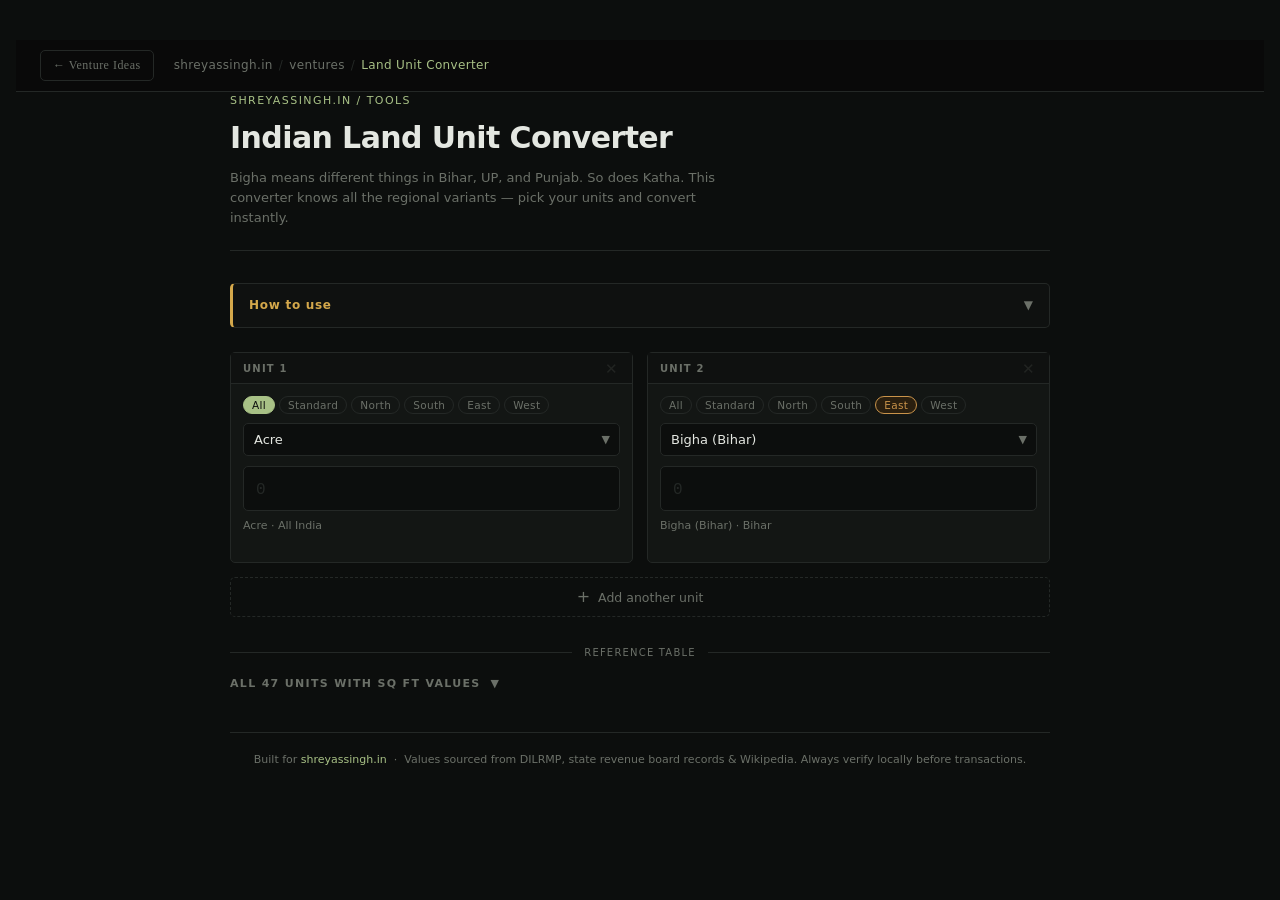
<file: calculators/land-unit-converter.html>
<!DOCTYPE html>
<html lang="en">
<head>
<meta charset="UTF-8" />
<meta name="viewport" content="width=device-width, initial-scale=1.0" />
<title>Indian Land Unit Converter | Shreyas Singh</title>
<style>
:root {
  --bg:        #0c0e0d;
  --surface:   #131614;
  --surface2:  #0f1110;
  --border:    #242826;
  --accent:    #a8c186;
  --gold:      #d4a84b;
  --muted:     #6b7068;
  --text:      #e4e7e1;
  --danger:    #c0614a;
  --r:         5px;
  --sans:      'Inter', system-ui, -apple-system, sans-serif;
  --mono:      'JetBrains Mono', 'Fira Mono', 'Courier New', monospace;
  --n-bg: #182a1f; --n-fg: #72c49a;
  --s-bg: #1c1830; --s-fg: #a08de0;
  --e-bg: #2a1f0f; --e-fg: #c9934a;
  --w-bg: #0f2028; --w-fg: #4aacc9;
  --d-bg: #1a1a1a; --d-fg: #999;
}
*, *::before, *::after { box-sizing: border-box; margin: 0; padding: 0; }

/* ── BACK NAV ── */
.back-nav {
  position: sticky; top: 0; z-index: 100;
  background: rgba(10,10,10,0.96);
  backdrop-filter: blur(12px);
  border-bottom: 1px solid var(--border);
  display: flex; align-items: center;
  padding: 0 24px; height: 52px; gap: 20px;
}
.back-nav a {
  font-size: 12px; color: var(--muted); text-decoration: none;
  letter-spacing: 0.04em; border: 1px solid var(--border);
  padding: 5px 12px; border-radius: var(--r);
  transition: all 0.2s; font-family: Georgia, serif;
  white-space: nowrap;
}
.back-nav a:hover { color: var(--gold); border-color: var(--gold); }
.back-nav .breadcrumb {
  font-size: 12px; color: var(--muted); display: flex;
  align-items: center; gap: 6px; letter-spacing: 0.03em;
}
.back-nav .breadcrumb .sep { color: var(--border); }
.back-nav .breadcrumb .cur { color: var(--accent); }

body {
  background: var(--bg);
  color: var(--text);
  font-family: var(--sans);
  font-size: 14px;
  line-height: 1.55;
  min-height: 100vh;
  padding: 40px 16px 80px;
  -webkit-font-smoothing: antialiased;
}
a { color: var(--accent); text-decoration: none; }
a:hover { text-decoration: underline; }

/* PAGE */
.page { max-width: 820px; margin: 0 auto; }

/* HEADER */
.hdr { margin-bottom: 32px; border-bottom: 1px solid var(--border); padding-bottom: 22px; }
.hdr-eyebrow {
  font-size: 11px; letter-spacing: .13em; text-transform: uppercase;
  color: var(--accent); margin-bottom: 6px;
}
.hdr h1 { font-size: clamp(20px, 4vw, 30px); font-weight: 700; letter-spacing: -.02em; margin-bottom: 6px; }
.hdr p { color: var(--muted); font-size: 13px; max-width: 520px; }

/* HOW-TO */
.how-box {
  border: 1px solid var(--border);
  border-left: 3px solid var(--gold);
  border-radius: var(--r);
  margin-bottom: 24px;
  background: #0f1110;
}
.how-toggle {
  display: flex; align-items: center; justify-content: space-between;
  padding: 12px 16px; cursor: pointer; user-select: none; gap: 8px;
}
.how-label { font-size: 12px; font-weight: 600; letter-spacing: .06em; color: var(--gold); }
.how-arr { color: var(--muted); font-size: 12px; transition: transform .2s; }
.how-arr.open { transform: rotate(180deg); }
.how-body { display: none; padding: 0 16px 14px; font-size: 12.5px; color: var(--muted); }
.how-body.open { display: block; }
.how-body ol { padding-left: 16px; }
.how-body li { margin-bottom: 4px; }
.how-body li strong { color: var(--text); }
.how-note {
  margin-top: 10px; padding: 8px 12px;
  background: var(--bg); border-left: 2px solid var(--gold);
  border-radius: 3px; color: var(--muted); font-size: 12px;
}
.how-note strong { color: var(--gold); }

/* GRID */
.slots-grid {
  display: grid;
  grid-template-columns: repeat(auto-fill, minmax(340px, 1fr));
  gap: 14px;
  margin-bottom: 14px;
}

/* SLOT CARD */
.slot-card {
  background: var(--surface);
  border: 1px solid var(--border);
  border-radius: var(--r);
  transition: border-color .15s;
}
.slot-card.is-source { border-color: var(--accent); }

.slot-head {
  display: flex; align-items: center; justify-content: space-between;
  padding: 8px 12px 7px; border-bottom: 1px solid var(--border);
  background: var(--surface2);
}
.slot-num { font-size: 10px; letter-spacing: .12em; text-transform: uppercase; color: var(--muted); font-weight: 600; }
.slot-rm {
  background: none; border: none; color: var(--muted); cursor: pointer;
  font-size: 15px; padding: 0 2px; line-height: 1; transition: color .15s;
}
.slot-rm:hover { color: var(--danger); }
.slot-rm:disabled { opacity: .2; cursor: default; }

.slot-body { padding: 12px; }

/* REGION CHIPS */
.chips { display: flex; flex-wrap: wrap; gap: 4px; margin-bottom: 9px; }
.chip {
  font-size: 10.5px; padding: 2px 8px; border-radius: 20px;
  border: 1px solid var(--border); cursor: pointer;
  color: var(--muted); background: transparent;
  font-weight: 500; letter-spacing: .03em; transition: all .12s;
  font-family: var(--sans);
}
.chip:hover { border-color: var(--accent); color: var(--accent); }
.chip.on.r-all   { background: var(--accent); border-color: var(--accent); color: #0c0e0d; }
.chip.on.r-north { background: var(--n-bg); border-color: var(--n-fg); color: var(--n-fg); }
.chip.on.r-south { background: var(--s-bg); border-color: var(--s-fg); color: var(--s-fg); }
.chip.on.r-east  { background: var(--e-bg); border-color: var(--e-fg); color: var(--e-fg); }
.chip.on.r-west  { background: var(--w-bg); border-color: var(--w-fg); color: var(--w-fg); }
.chip.on.r-std   { background: var(--d-bg); border-color: var(--d-fg); color: var(--d-fg); }

/* SELECT */
.sel-wrap { position: relative; margin-bottom: 10px; }
.unit-sel {
  width: 100%; background: var(--bg); border: 1px solid var(--border);
  border-radius: var(--r); color: var(--text); font-size: 13px;
  padding: 8px 32px 8px 10px; appearance: none; cursor: pointer;
  outline: none; font-family: var(--sans); transition: border-color .12s;
}
.unit-sel:focus { border-color: var(--accent); }
.sel-arr {
  position: absolute; right: 10px; top: 50%;
  transform: translateY(-50%); pointer-events: none;
  color: var(--muted); font-size: 11px;
}

/* INPUT */
.unit-inp {
  width: 100%; background: var(--bg); border: 1px solid var(--border);
  border-radius: var(--r); color: var(--text);
  font-family: var(--mono); font-size: 20px; font-weight: 700;
  padding: 10px 12px; outline: none; letter-spacing: -.01em;
  transition: border-color .12s;
  -moz-appearance: textfield;
}
.unit-inp::-webkit-outer-spin-button,
.unit-inp::-webkit-inner-spin-button { -webkit-appearance: none; margin: 0; }
.unit-inp:focus { border-color: var(--accent); }
.unit-inp::placeholder { color: var(--border); font-weight: 400; font-size: 16px; }

.unit-meta { margin-top: 6px; }
.unit-name { font-size: 11px; color: var(--muted); }
.unit-sqft { font-size: 11px; color: var(--gold); min-height: 16px; }

/* ADD BUTTON */
.add-btn {
  width: 100%; display: flex; align-items: center; justify-content: center;
  gap: 8px; background: transparent; border: 1px dashed var(--border);
  border-radius: var(--r); color: var(--muted); font-size: 12.5px;
  padding: 11px; cursor: pointer; margin-bottom: 28px;
  font-family: var(--sans); transition: all .12s;
}
.add-btn:hover:not(:disabled) { border-color: var(--accent); color: var(--accent); }
.add-btn:disabled { opacity: .3; cursor: default; }

/* DIVIDER */
.divider {
  display: flex; align-items: center; gap: 12px; margin-bottom: 14px;
}
.divider-line { flex: 1; height: 1px; background: var(--border); }
.divider-label { font-size: 10px; letter-spacing: .12em; text-transform: uppercase; color: var(--muted); white-space: nowrap; }

/* REF TABLE */
.ref-toggle { display: flex; align-items: center; gap: 10px; cursor: pointer; user-select: none; margin-bottom: 12px; }
.ref-label { font-size: 11px; letter-spacing: .12em; text-transform: uppercase; color: var(--muted); font-weight: 600; }
.ref-arr { color: var(--muted); font-size: 11px; transition: transform .2s; }
.ref-arr.open { transform: rotate(180deg); }
.ref-wrap { display: none; overflow-x: auto; border-radius: var(--r); border: 1px solid var(--border); }
.ref-wrap.open { display: block; }

.ref-table { width: 100%; border-collapse: collapse; min-width: 500px; }
.ref-table th {
  text-align: left; padding: 7px 11px; font-size: 10px;
  letter-spacing: .08em; text-transform: uppercase; color: var(--muted);
  border-bottom: 1px solid var(--border); background: var(--surface2);
  font-weight: 600; white-space: nowrap;
}
.ref-table td { padding: 7px 11px; border-bottom: 1px solid #1a1d1b; vertical-align: middle; }
.ref-table tr:last-child td { border-bottom: none; }
.ref-table tr:hover td { background: var(--surface); }
.td-unit { font-weight: 600; font-size: 12.5px; }
.td-sqft { font-family: var(--mono); font-size: 11.5px; color: var(--gold); }
.td-states { font-size: 11px; color: var(--muted); }

.rtag {
  display: inline-block; padding: 1px 6px; border-radius: 3px;
  font-size: 9.5px; font-weight: 700; letter-spacing: .06em; text-transform: uppercase;
}
.rtag-north { background: var(--n-bg); color: var(--n-fg); }
.rtag-south { background: var(--s-bg); color: var(--s-fg); }
.rtag-east  { background: var(--e-bg); color: var(--e-fg); }
.rtag-west  { background: var(--w-bg); color: var(--w-fg); }
.rtag-std   { background: var(--d-bg); color: var(--d-fg); }

/* FOOTER */
.footer {
  margin-top: 40px; padding-top: 18px; border-top: 1px solid var(--border);
  font-size: 11px; color: var(--muted); text-align: center;
}

@media (max-width: 480px) {
  .slots-grid { grid-template-columns: 1fr; }
  .unit-inp { font-size: 18px; }
}
</style>
</head>
<body>

<!-- BACK NAV -->
<div class="back-nav">
  <a href="../ventures.html">← Venture Ideas</a>
  <div class="breadcrumb">
    <span>shreyassingh.in</span>
    <span class="sep">/</span>
    <span>ventures</span>
    <span class="sep">/</span>
    <span class="cur">Land Unit Converter</span>
  </div>
</div>

<div class="page">

  <div class="hdr">
    <div class="hdr-eyebrow">shreyassingh.in / tools</div>
    <h1>Indian Land Unit Converter</h1>
    <p>Bigha means different things in Bihar, UP, and Punjab. So does Katha. This converter knows all the regional variants — pick your units and convert instantly.</p>
  </div>

  <div class="how-box">
    <div class="how-toggle" onclick="toggleHow()">
      <span class="how-label">How to use</span>
      <span class="how-arr" id="howArr">&#9660;</span>
    </div>
    <div class="how-body" id="howBody">
      <ol>
        <li>Two unit slots are active by default. Add up to <strong>4 total</strong> using the + button.</li>
        <li>Use the <strong>region chips</strong> (North / South / East / West / Standard) to filter the dropdown to units from that region.</li>
        <li><strong>Type any value</strong> in any box — all other boxes update automatically.</li>
        <li>Remove a slot with the <strong>✕</strong> button (minimum 2 required).</li>
        <li>Scroll down to the <strong>Reference Table</strong> for sq ft values, states, and notes for every unit.</li>
      </ol>
      <div class="how-note">
        <strong>State-specific units:</strong> Bigha, Katha, Dhur and others have very different values in different states. The dropdown lists them as e.g. <strong>Bigha (Bihar)</strong> vs <strong>Bigha (UP)</strong>. Always match the state to your land's location.
      </div>
    </div>
  </div>

  <div class="slots-grid" id="slotsGrid"></div>

  <button class="add-btn" id="addBtn" onclick="addSlot()">
    <span style="font-size:16px;line-height:1">+</span> Add another unit
  </button>

  <div class="divider">
    <div class="divider-line"></div>
    <div class="divider-label">Reference Table</div>
    <div class="divider-line"></div>
  </div>

  <div class="ref-toggle" onclick="toggleRef()">
    <span class="ref-label">All 47 units with sq ft values</span>
    <span class="ref-arr" id="refArr">&#9660;</span>
  </div>
  <div class="ref-wrap" id="refWrap">
    <table class="ref-table" id="refTable"></table>
  </div>

  <div class="footer">
    Built for <a href="https://shreyassingh.in" target="_blank">shreyassingh.in</a> &nbsp;&middot;&nbsp;
    Values sourced from DILRMP, state revenue board records &amp; Wikipedia. Always verify locally before transactions.
  </div>

</div>

<script>
var UNITS = [
  /* === STANDARD / ALL INDIA === */
  { id:"sqft",      label:"Square Feet",               sqft:1,         region:"std",   states:"All India",                           note:"Universal base unit" },
  { id:"sqyd",      label:"Square Yard (Gaj)",          sqft:9,         region:"std",   states:"All India",                           note:"1 Sq Yd = 9 Sq Ft; widely used in property ads" },
  { id:"sqm",       label:"Square Metre",               sqft:10.7639,   region:"std",   states:"All India",                           note:"Metric; 1 Sq M = 10.7639 Sq Ft" },
  { id:"acre",      label:"Acre",                       sqft:43560,     region:"std",   states:"All India",                           note:"1 Acre = 4840 Sq Yards = 43,560 Sq Ft" },
  { id:"hectare",   label:"Hectare",                    sqft:107639.1,  region:"std",   states:"All India",                           note:"1 Hectare = 10,000 Sq M = 2.471 Acres" },

  /* === NORTH INDIA === */
  { id:"bigha_up",  label:"Bigha (Uttar Pradesh)",      sqft:27000,     region:"north", states:"Uttar Pradesh",                       note:"= 20 Biswa; Pucca Bigha" },
  { id:"bigha_pb",  label:"Bigha (Punjab/Haryana)",     sqft:17820,     region:"north", states:"Punjab, Haryana",                     note:"= 4 Kanal = 20 Biswa (Punjab system)" },
  { id:"bigha_raj", label:"Bigha (Rajasthan Pucca)",    sqft:27225,     region:"north", states:"Rajasthan",                           note:"Shahjahani Jarib: 165ft x 165ft" },
  { id:"bigha_raj2",label:"Bigha (Rajasthan Kachha)",   sqft:17424,     region:"north", states:"Rajasthan",                           note:"Gantari Jarib: 132ft x 132ft; varies by tehsil" },
  { id:"bigha_hp",  label:"Bigha (Himachal Pradesh)",   sqft:8712,      region:"north", states:"Himachal Pradesh",                    note:"= 2 Biswa HP; smaller than plains bigha" },
  { id:"biswa_up",  label:"Biswa (Uttar Pradesh)",      sqft:1350,      region:"north", states:"Uttar Pradesh",                       note:"1/20 Bigha UP; = 1361.25 Sq Ft in Purvanchal" },
  { id:"biswa_pb",  label:"Biswa (Punjab/Haryana)",     sqft:1089,      region:"north", states:"Punjab, Haryana",                     note:"= 4 Marla = 1 Guntha (Punjab)" },
  { id:"biswansi",  label:"Biswansi",                   sqft:67.5625,   region:"north", states:"UP, Rajasthan, Haryana",              note:"1/20 Biswa; = 1 Sq Karam (Haryana)" },
  { id:"kanal",     label:"Kanal",                      sqft:5445,      region:"north", states:"Punjab, Haryana, J&K",               note:"8 Kanal = 1 Acre; = 20 Marla" },
  { id:"marla",     label:"Marla (Manda)",               sqft:272.25,    region:"north", states:"Punjab, Haryana, HP",                note:"= 9 Sarsahi; 20 Marla = 1 Kanal" },
  { id:"sarsai",    label:"Sarsahi / Sarsai",            sqft:30.25,     region:"north", states:"Punjab, Haryana, HP",                note:"= 1 Sq Karam (5.5ft x 5.5ft); 9 Sarsahi = 1 Marla" },
  { id:"killa",     label:"Killa (Punjab)",              sqft:43560,     region:"north", states:"Punjab, Haryana",                    note:"= 1 Acre exactly; = 2 Bigha Punjab" },
  { id:"ghumaon",   label:"Ghumaon",                    sqft:43560,     region:"north", states:"Punjab, HP",                         note:"= 1 Acre; used in HP hill districts" },
  { id:"murabba",   label:"Murabba",                    sqft:1089000,   region:"north", states:"Punjab",                             note:"25 Acres; large farm holding unit" },

  /* === EAST INDIA === */
  { id:"bigha_bih", label:"Bigha (Bihar)",               sqft:27220,     region:"east",  states:"Bihar",                              note:"= 20 Katha Bihar = 400 Dhur" },
  { id:"bigha_wb",  label:"Bigha (West Bengal)",         sqft:14400,     region:"east",  states:"West Bengal",                        note:"= 20 Katha WB = 1600 Sq Yards" },
  { id:"bigha_as",  label:"Bigha (Assam)",               sqft:14400,     region:"east",  states:"Assam",                              note:"= 5 Katha Assam = 100 Lecha" },
  { id:"katha_bih", label:"Katha (Bihar)",               sqft:1361.25,   region:"east",  states:"Bihar",                              note:"= 20 Dhur; 20 Katha = 1 Bigha Bihar" },
  { id:"katha_wb",  label:"Katha (West Bengal)",         sqft:720,       region:"east",  states:"West Bengal",                        note:"= 16 Chhatak; 20 Katha = 1 Bigha WB" },
  { id:"katha_as",  label:"Katha (Assam)",               sqft:2880,      region:"east",  states:"Assam",                              note:"= 20 Lecha; 5 Katha = 1 Bigha Assam" },
  { id:"katha_jh",  label:"Katha (Jharkhand)",           sqft:719.8,     region:"east",  states:"Jharkhand",                          note:"~66.89 Sq M; 20 Katha = 1 Bigha" },
  { id:"katha_mp",  label:"Katha (Madhya Pradesh)",      sqft:600,       region:"east",  states:"Madhya Pradesh",                     note:"Smaller than Bihar Katha; 20 Katha = 1 Bigha" },
  { id:"dhur_bih",  label:"Dhur (Bihar/Jharkhand)",      sqft:68.0625,   region:"east",  states:"Bihar, Jharkhand",                   note:"= 20 Dhurki; 20 Dhur = 1 Katha Bihar" },
  { id:"dhur_trip", label:"Dhur (Tripura)",              sqft:3.6,       region:"east",  states:"Tripura",                            note:"Much smaller than Bihar Dhur; local unit" },
  { id:"dhurki",    label:"Dhurki (Bihar)",              sqft:3.403,     region:"east",  states:"Bihar",                              note:"20 Dhurki = 1 Dhur Bihar; smallest Bihar unit" },
  { id:"decimal",   label:"Decimal / Dismil",            sqft:435.6,     region:"east",  states:"Bihar, WB, Assam, Odisha, Jharkhand",note:"100 Decimal = 1 Acre; same as Cent" },
  { id:"chatak",    label:"Chhatak (West Bengal)",       sqft:45,        region:"east",  states:"West Bengal",                        note:"16 Chhatak = 1 Katha WB; smallest WB unit" },
  { id:"lecha",     label:"Lecha (Assam)",               sqft:144,       region:"east",  states:"Assam",                              note:"20 Lecha = 1 Katha Assam; = 16 Sq Yards" },

  /* === WEST INDIA === */
  { id:"bigha_guj", label:"Bigha (Gujarat)",             sqft:17424,     region:"west",  states:"Gujarat",                            note:"= 1936 Sq Yards; Gantari measurement" },
  { id:"bigha_mp",  label:"Bigha (Madhya Pradesh)",      sqft:12000,     region:"west",  states:"Madhya Pradesh",                     note:"= 1333 Sq Yards approx" },
  { id:"guntha",    label:"Guntha / Gunta",              sqft:1089,      region:"west",  states:"Maharashtra, Karnataka, AP, Odisha", note:"40 Guntha = 1 Acre; = 121 Sq Yards" },
  { id:"vigha",     label:"Vigha (Gujarat)",             sqft:2178,      region:"west",  states:"Gujarat",                            note:"20 Vigha = 1 Acre; smaller than Bigha" },
  { id:"anna",      label:"Anna (Maharashtra/AP)",       sqft:68.0625,   region:"west",  states:"Maharashtra, Andhra Pradesh",        note:"16 Anna = 1 Guntha; old revenue unit" },

  /* === SOUTH INDIA === */
  { id:"cent",      label:"Cent",                        sqft:435.6,     region:"south", states:"Kerala, Tamil Nadu, Karnataka",       note:"100 Cent = 1 Acre; same as Decimal" },
  { id:"ground",    label:"Ground (Tamil Nadu)",         sqft:2400,      region:"south", states:"Tamil Nadu",                         note:"Used in Chennai & urban TN; 18.15 Ground = 1 Acre" },
  { id:"ankanam",   label:"Ankanam",                    sqft:72,        region:"south", states:"Andhra Pradesh, Karnataka",           note:"605 Ankanam = 1 Acre; = 8 Sq Yards" },
  { id:"kuncham",   label:"Kuncham",                    sqft:4356,      region:"south", states:"Andhra Pradesh",                     note:"= 10 Cent = 484 Sq Yards; 10 Kuncham = 1 Acre" },
  { id:"veli",      label:"Veli (Tamil Nadu)",           sqft:523008,    region:"south", states:"Tamil Nadu",                         note:"= 20 Maa; large traditional unit (~12 Acres)" },
  { id:"ma",        label:"Maa (Tamil Nadu)",            sqft:26150.4,   region:"south", states:"Tamil Nadu",                         note:"= 100 Kuli; 20 Maa = 1 Veli" },
  { id:"cheddi",    label:"Gaj / Sq Yard (South)",      sqft:9,         region:"south", states:"Andhra Pradesh, Telangana",          note:"= 1 Sq Yard; local name for square yard" },
];

var REGIONS = [
  { key:"all",   label:"All" },
  { key:"std",   label:"Standard" },
  { key:"north", label:"North" },
  { key:"south", label:"South" },
  { key:"east",  label:"East" },
  { key:"west",  label:"West" },
];

var REGION_NAMES = { std:"Standard", north:"North India", south:"South India", east:"East India", west:"West India" };
var REGION_TAG   = { std:"rtag-std", north:"rtag-north", south:"rtag-south", east:"rtag-east", west:"rtag-west" };

/* === STATE === */
var slots = [
  { id:0, unitId:"acre",      value:"", filter:"all" },
  { id:1, unitId:"bigha_bih", value:"", filter:"east" },
];
var nextId = 2;
var srcSlot = null;

/* === HELPERS === */
function getUnit(id) {
  for (var i = 0; i < UNITS.length; i++) { if (UNITS[i].id === id) return UNITS[i]; }
  return null;
}
function toSqFt(v, uid)   { return parseFloat(v) * getUnit(uid).sqft; }
function fromSqFt(s, uid) { return s / getUnit(uid).sqft; }
function fmtNum(v) {
  if (v === "" || v === null || isNaN(v)) return "";
  if (v === 0) return "0";
  var n = parseFloat(v.toPrecision(9));
  var s = n.toString();
  if (s.indexOf('e') !== -1) { s = n.toFixed(8).replace(/\.?0+$/, ""); }
  return s;
}
function filteredUnits(filter) {
  if (filter === "all") return UNITS;
  var out = [];
  for (var i = 0; i < UNITS.length; i++) { if (UNITS[i].region === filter) out.push(UNITS[i]); }
  return out;
}

/* === PROPAGATE === */
function propagate(sourceId, rawVal) {
  var src = null;
  for (var i = 0; i < slots.length; i++) { if (slots[i].id === sourceId) { src = slots[i]; break; } }
  if (!src) return;

  var num = parseFloat(rawVal);
  if (rawVal === "" || rawVal === null || isNaN(num) || num < 0) {
    for (var i = 0; i < slots.length; i++) slots[i].value = "";
    renderSlots();
    return;
  }

  var sqft = toSqFt(rawVal, src.unitId);
  for (var i = 0; i < slots.length; i++) {
    if (slots[i].id === sourceId) {
      slots[i].value = rawVal;
    } else {
      slots[i].value = fmtNum(fromSqFt(sqft, slots[i].unitId));
    }
  }
  renderSlots();

  setTimeout(function() {
    var el = document.querySelector('[data-sid="' + sourceId + '"] .unit-inp');
    if (el) { el.focus(); var l = el.value.length; el.setSelectionRange(l, l); }
  }, 0);
}

/* === RENDER === */
function renderSlots() {
  var grid = document.getElementById("slotsGrid");
  grid.innerHTML = "";

  for (var si = 0; si < slots.length; si++) {
    var slot = slots[si];
    var unit = getUnit(slot.unitId);
    var funits = filteredUnits(slot.filter);
    var isSource = (srcSlot === slot.id);

    var chipsHtml = "";
    for (var ri = 0; ri < REGIONS.length; ri++) {
      var r = REGIONS[ri];
      var onCls = (slot.filter === r.key) ? " on r-" + r.key : "";
      chipsHtml += '<button class="chip' + onCls + '" onclick="setFilter(' + slot.id + ',\'' + r.key + '\')">' + r.label + '</button>';
    }

    var groups = { std:[], north:[], east:[], west:[], south:[] };
    for (var ui = 0; ui < funits.length; ui++) {
      var u = funits[ui];
      if (groups[u.region]) groups[u.region].push(u);
    }
    var groupTitles = {
      std:"Standard (All India)", north:"North India",
      east:"East India",          west:"West India", south:"South India"
    };
    var optsHtml = "";
    var gKeys = ["std","north","east","west","south"];
    for (var gi = 0; gi < gKeys.length; gi++) {
      var gk = gKeys[gi];
      var gu = groups[gk];
      if (!gu || !gu.length) continue;
      optsHtml += '<optgroup label="' + groupTitles[gk] + '">';
      for (var ui2 = 0; ui2 < gu.length; ui2++) {
        var u2 = gu[ui2];
        optsHtml += '<option value="' + u2.id + '"' + (u2.id === slot.unitId ? " selected" : "") + '>' + u2.label + '</option>';
      }
      optsHtml += '</optgroup>';
    }

    var sqftLine = "";
    if (slot.value !== "" && !isNaN(parseFloat(slot.value)) && parseFloat(slot.value) >= 0) {
      var sf = toSqFt(slot.value, slot.unitId);
      sqftLine = "= " + fmtNum(sf) + " sq ft";
    }

    var card = document.createElement("div");
    card.className = "slot-card" + (isSource ? " is-source" : "");
    card.setAttribute("data-sid", slot.id);
    card.innerHTML =
      '<div class="slot-head">' +
        '<span class="slot-num">Unit ' + (si + 1) + '</span>' +
        '<button class="slot-rm" onclick="removeSlot(' + slot.id + ')"' + (slots.length <= 2 ? ' disabled title="Need at least 2 slots"' : '') + '>&#10005;</button>' +
      '</div>' +
      '<div class="slot-body">' +
        '<div class="chips">' + chipsHtml + '</div>' +
        '<div class="sel-wrap">' +
          '<select class="unit-sel" onchange="setUnit(' + slot.id + ', this.value)">' + optsHtml + '</select>' +
          '<span class="sel-arr">&#9660;</span>' +
        '</div>' +
        '<input class="unit-inp" type="number" min="0" placeholder="0"' +
          ' value="' + (slot.value || "") + '"' +
          ' oninput="onInput(' + slot.id + ', this.value)"' +
          ' onfocus="srcSlot = ' + slot.id + '" />' +
        '<div class="unit-meta">' +
          '<div class="unit-name">' + unit.label + ' &middot; ' + unit.states + '</div>' +
          '<div class="unit-sqft">' + sqftLine + '</div>' +
        '</div>' +
      '</div>';

    grid.appendChild(card);
  }

  var btn = document.getElementById("addBtn");
  if (btn) btn.disabled = slots.length >= 4;
}

/* === EVENT HANDLERS === */
function onInput(slotId, val) {
  srcSlot = slotId;
  propagate(slotId, val);
}

function setUnit(slotId, unitId) {
  var slot = null;
  for (var i = 0; i < slots.length; i++) { if (slots[i].id === slotId) { slot = slots[i]; break; } }
  if (!slot) return;
  slot.unitId = unitId;
  var anchor = null;
  for (var i = 0; i < slots.length; i++) {
    if (slots[i].value !== "" && slots[i].id !== slotId) { anchor = slots[i]; break; }
  }
  if (anchor) {
    propagate(anchor.id, anchor.value);
  } else if (slot.value !== "") {
    propagate(slotId, slot.value);
  } else {
    renderSlots();
  }
}

function setFilter(slotId, filter) {
  var slot = null;
  for (var i = 0; i < slots.length; i++) { if (slots[i].id === slotId) { slot = slots[i]; break; } }
  if (!slot) return;
  slot.filter = filter;
  var available = filteredUnits(filter);
  var found = false;
  for (var i = 0; i < available.length; i++) { if (available[i].id === slot.unitId) { found = true; break; } }
  if (!found && available.length) slot.unitId = available[0].id;
  renderSlots();
}

function addSlot() {
  if (slots.length >= 4) return;
  slots.push({ id: nextId++, unitId: "sqft", value: "", filter: "all" });
  renderSlots();
}

function removeSlot(slotId) {
  if (slots.length <= 2) return;
  var newSlots = [];
  for (var i = 0; i < slots.length; i++) { if (slots[i].id !== slotId) newSlots.push(slots[i]); }
  slots = newSlots;
  renderSlots();
}

/* === REFERENCE TABLE === */
function buildRefTable() {
  var t = document.getElementById("refTable");
  var html = '<thead><tr>' +
    '<th>Unit</th><th>Sq Feet</th><th>= Acres</th><th>Region</th><th>States / Notes</th>' +
    '</tr></thead><tbody>';

  var gKeys = ["std","north","east","west","south"];
  for (var gi = 0; gi < gKeys.length; gi++) {
    var gk = gKeys[gi];
    for (var i = 0; i < UNITS.length; i++) {
      var u = UNITS[i];
      if (u.region !== gk) continue;
      var acres = fmtNum(u.sqft / 43560);
      var tagCls = REGION_TAG[u.region] || "rtag-std";
      html += '<tr>' +
        '<td class="td-unit">' + u.label + '</td>' +
        '<td class="td-sqft">' + u.sqft.toLocaleString("en-IN", {maximumFractionDigits:4}) + '</td>' +
        '<td class="td-sqft">' + acres + '</td>' +
        '<td><span class="rtag ' + tagCls + '">' + (REGION_NAMES[u.region] || u.region) + '</span></td>' +
        '<td class="td-states">' + u.note + ' &middot; ' + u.states + '</td>' +
        '</tr>';
    }
  }
  html += '</tbody>';
  t.innerHTML = html;
}

function toggleRef() {
  var wrap = document.getElementById("refWrap");
  var arr  = document.getElementById("refArr");
  if (wrap.classList.contains("open")) {
    wrap.classList.remove("open");
    arr.classList.remove("open");
  } else {
    wrap.classList.add("open");
    arr.classList.add("open");
    buildRefTable();
  }
}

function toggleHow() {
  var body = document.getElementById("howBody");
  var arr  = document.getElementById("howArr");
  if (body.classList.contains("open")) {
    body.classList.remove("open");
    arr.classList.remove("open");
  } else {
    body.classList.add("open");
    arr.classList.add("open");
  }
}

/* === INIT === */
renderSlots();
</script>
</body>
</html>
</file>
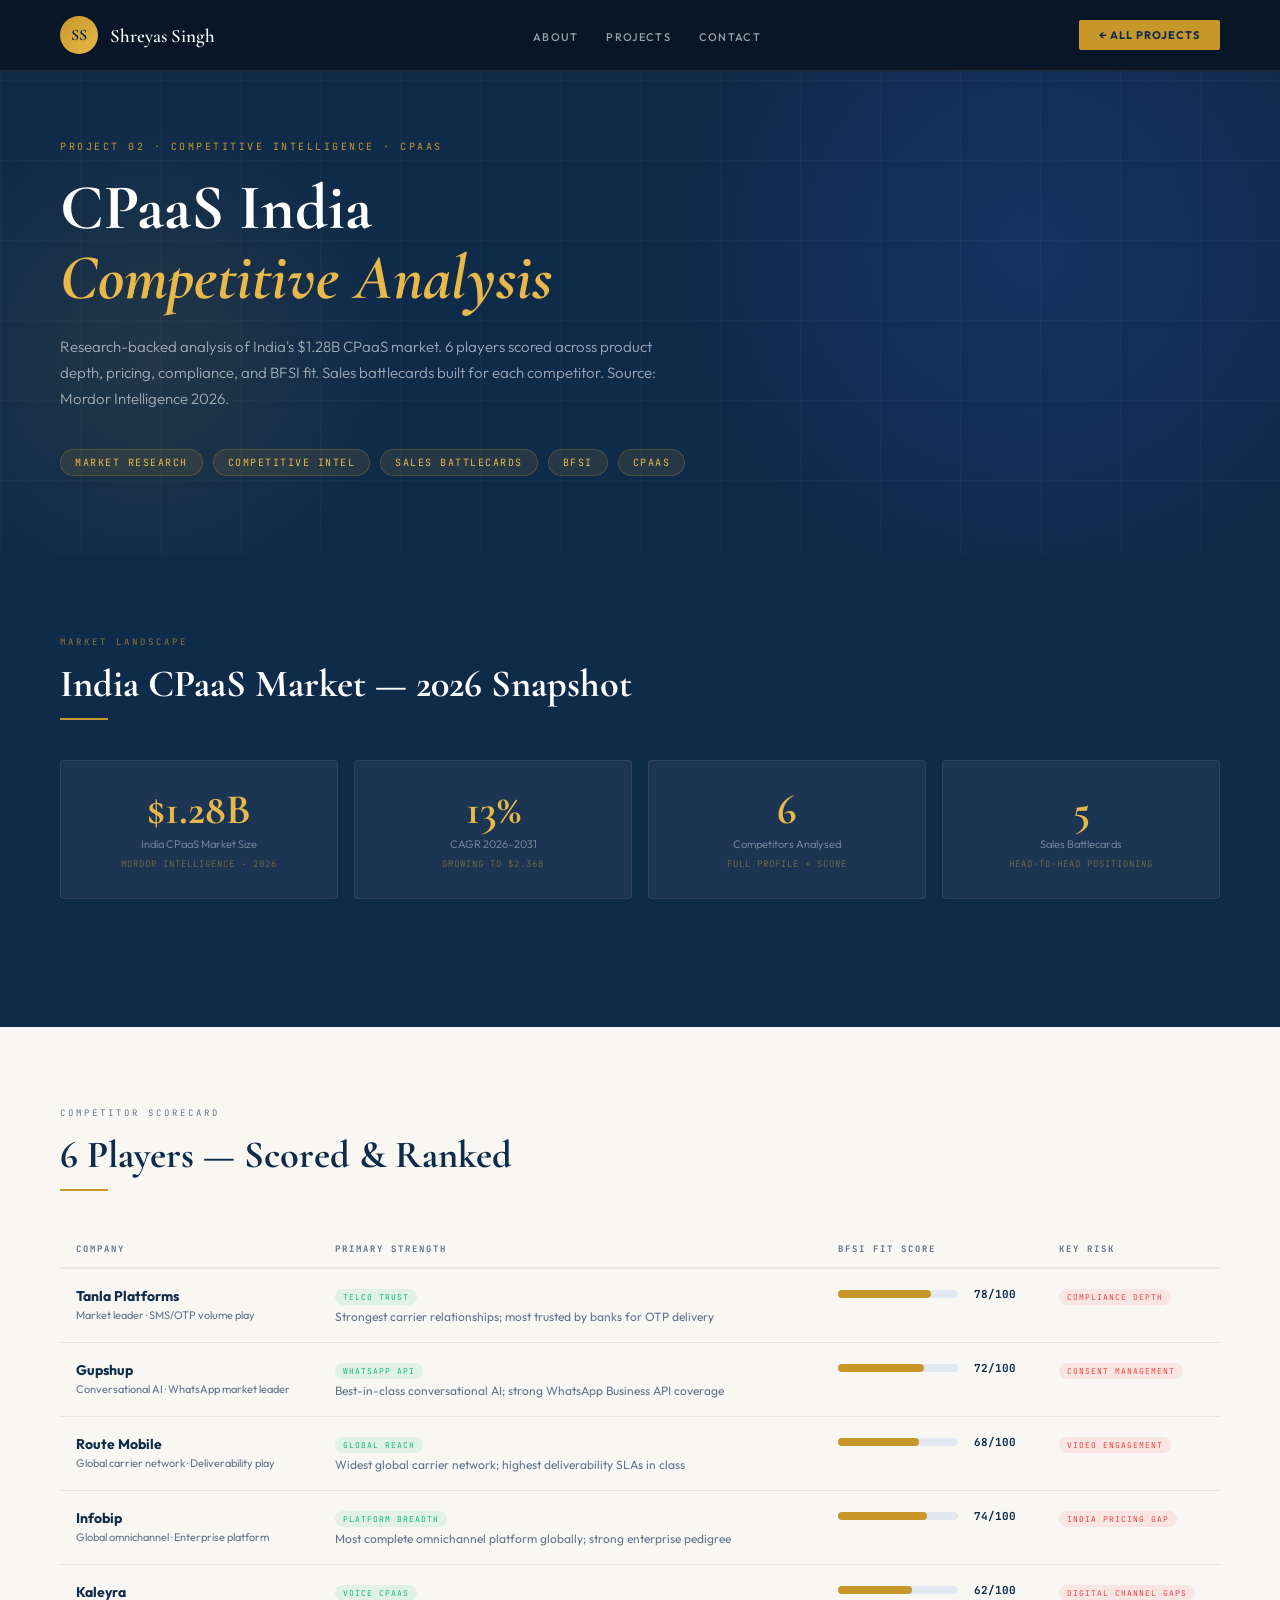
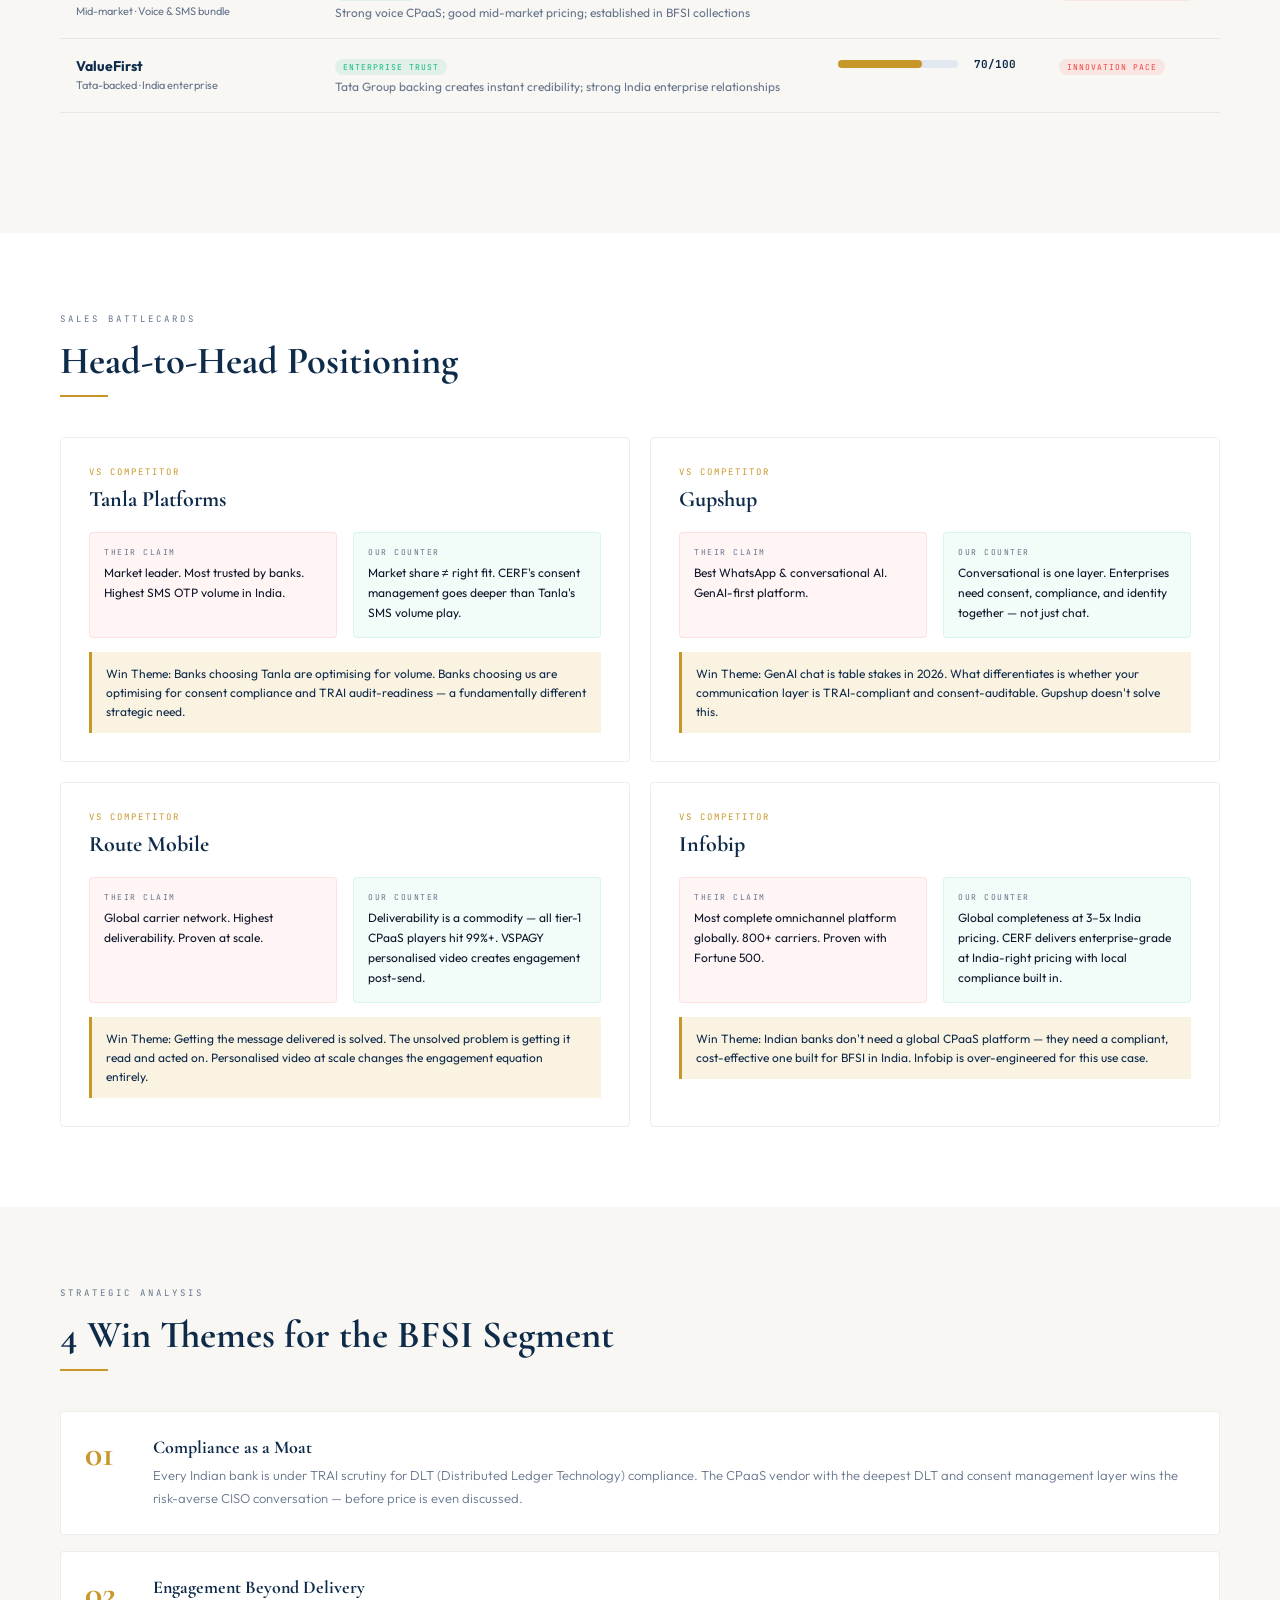
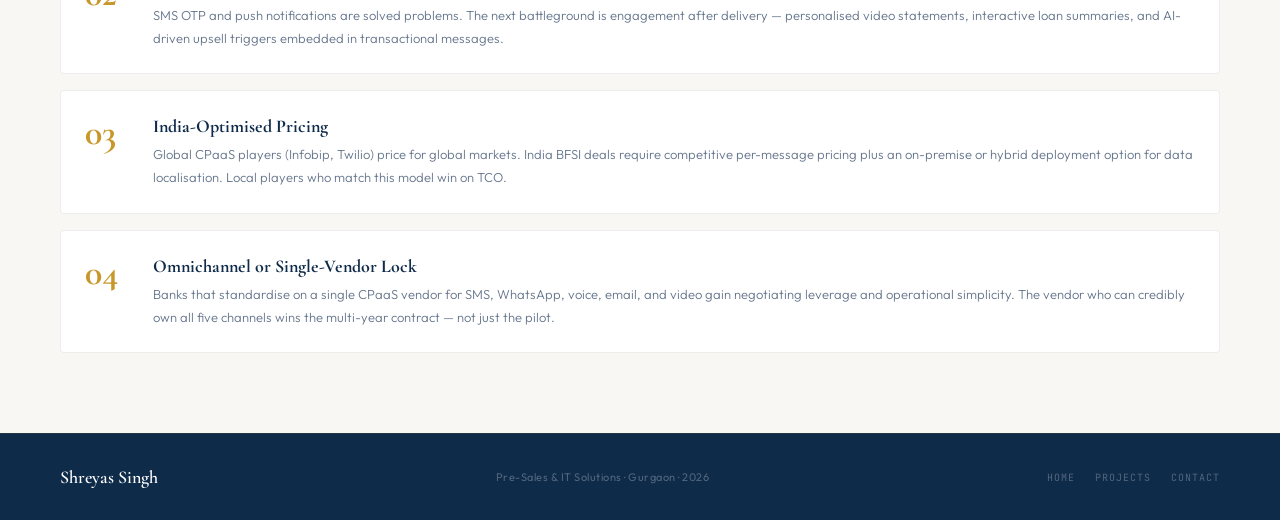
<file: portfolio/project2_cpaas_analysis.html>
<!doctype html>
<html lang="en">
<head>
  <meta charset="UTF-8" />
  <meta name="viewport" content="width=device-width, initial-scale=1.0" />
  <title>CPaaS India Competitive Analysis · Shreyas Singh</title>
  <link rel="preconnect" href="https://fonts.googleapis.com" />
  <link rel="preconnect" href="https://fonts.gstatic.com" crossorigin />
  <link href="https://fonts.googleapis.com/css2?family=Cormorant+Garamond:ital,wght@0,400;0,600;0,700;1,400&family=Outfit:wght@300;400;500;600;700&family=JetBrains+Mono:wght@400;500&display=swap" rel="stylesheet" />
  <style>
    :root { --navy:#0f2b4a; --navy-m:#142848; --navy-l:#1e3d6e; --gold:#c8972a; --gold-l:#e8b84b; --gold-p:#fbf3e2; --cream:#f9f7f4; --white:#ffffff; --grey:#64748b; --grey-l:#f1f5f9; --grey-b:#e2e8f0; --text:#0f172a; --border:rgba(0,0,0,0.07); --green:#10b981; --blue:#2563eb; --red:#ef4444; }
    *{margin:0;padding:0;box-sizing:border-box;}html{scroll-behavior:smooth;}
    body{font-family:"Outfit",sans-serif;background:var(--cream);color:var(--text);overflow-x:hidden;-webkit-font-smoothing:antialiased;}
    ::-webkit-scrollbar{width:3px;}::-webkit-scrollbar-thumb{background:var(--gold);border-radius:2px;}

    body > nav{position:fixed;top:0;left:0;right:0;z-index:1000;display:flex;align-items:center;justify-content:space-between;padding:16px 60px;background:rgba(10,22,40,0.97);backdrop-filter:blur(20px);border-bottom:1px solid rgba(200,151,42,0.15);}
    .nav-brand{display:flex;align-items:center;gap:12px;text-decoration:none;}
    .nav-mono{width:38px;height:38px;border-radius:50%;background:linear-gradient(135deg,var(--gold),var(--gold-l));display:flex;align-items:center;justify-content:center;font-family:"Cormorant Garamond",serif;font-size:16px;font-weight:700;color:var(--navy);}
    .nav-name{font-family:"Cormorant Garamond",serif;font-size:19px;font-weight:600;color:var(--white);}
    .nav-links{display:flex;gap:28px;list-style:none;}
    .nav-links a{color:rgba(255,255,255,0.6);text-decoration:none;font-size:11px;font-weight:500;letter-spacing:1.3px;text-transform:uppercase;transition:color 0.2s;}
    .nav-links a:hover{color:var(--gold-l);}
    .nav-back{background:var(--gold);color:var(--navy);padding:8px 20px;font-size:11px;font-weight:700;letter-spacing:1px;text-transform:uppercase;text-decoration:none;border-radius:2px;transition:all 0.2s;}
    .nav-back:hover{background:var(--gold-l);}

    .proj-hero{min-height:54vh;background:var(--navy);display:flex;align-items:center;position:relative;overflow:hidden;padding:140px 60px 80px;}
    .orb1{position:absolute;width:700px;height:700px;border-radius:50%;background:radial-gradient(circle,rgba(37,99,235,0.15) 0%,transparent 70%);right:-100px;top:-100px;pointer-events:none;}
    .orb2{position:absolute;width:500px;height:500px;border-radius:50%;background:radial-gradient(circle,rgba(200,151,42,0.1) 0%,transparent 70%);left:-100px;bottom:-50px;pointer-events:none;}
    .hero-grid{position:absolute;inset:0;background-image:linear-gradient(rgba(255,255,255,0.025) 1px,transparent 1px),linear-gradient(90deg,rgba(255,255,255,0.025) 1px,transparent 1px);background-size:80px 80px;}
    .proj-hero-c{position:relative;z-index:2;max-width:860px;}
    .proj-eyebrow{font-family:"JetBrains Mono",monospace;font-size:10px;letter-spacing:2.5px;text-transform:uppercase;color:var(--gold);margin-bottom:20px;}
    .proj-hero-c h1{font-family:"Cormorant Garamond",serif;font-size:clamp(40px,5vw,64px);font-weight:700;color:var(--white);line-height:1.1;margin-bottom:20px;}
    .proj-hero-c h1 em{font-style:italic;color:var(--gold-l);}
    .proj-hero-desc{font-size:15px;line-height:1.75;color:rgba(255,255,255,0.6);max-width:600px;margin-bottom:36px;font-weight:300;}
    .hero-badges{display:flex;flex-wrap:wrap;gap:10px;}
    .badge{background:rgba(200,151,42,0.12);border:1px solid rgba(200,151,42,0.25);color:var(--gold-l);font-size:10px;font-family:"JetBrains Mono",monospace;letter-spacing:1.5px;text-transform:uppercase;padding:6px 14px;border-radius:100px;}

    section{padding:80px 60px;}
    .sec-tag{font-family:"JetBrains Mono",monospace;font-size:9px;letter-spacing:3px;text-transform:uppercase;color:var(--grey);margin-bottom:14px;}
    h2{font-family:"Cormorant Garamond",serif;font-size:clamp(28px,3vw,40px);font-weight:700;color:var(--navy);margin-bottom:12px;line-height:1.15;}
    h2.ld{color:var(--white);}
    .rule{width:48px;height:2px;background:var(--gold);margin-bottom:40px;}

    /* Market stats */
    #market{background:var(--navy);}
    .mkt-grid{display:grid;grid-template-columns:repeat(4,1fr);gap:16px;margin-bottom:48px;}
    .mkt-tile{background:rgba(255,255,255,0.05);border:1px solid rgba(255,255,255,0.08);padding:28px 20px;text-align:center;border-radius:4px;}
    .mkt-n{font-family:"Cormorant Garamond",serif;font-size:42px;font-weight:700;color:var(--gold-l);line-height:1;margin-bottom:6px;}
    .mkt-label{font-size:11px;color:rgba(255,255,255,0.45);line-height:1.4;font-weight:300;}
    .mkt-sub{font-family:"JetBrains Mono",monospace;font-size:9px;color:rgba(200,151,42,0.5);letter-spacing:1px;margin-top:6px;text-transform:uppercase;}

    /* Competitor table */
    #competitors{background:var(--cream);}
    .comp-table{width:100%;border-collapse:collapse;margin-bottom:40px;}
    .comp-table th{font-family:"JetBrains Mono",monospace;font-size:9px;letter-spacing:2px;text-transform:uppercase;color:var(--grey);padding:12px 16px;text-align:left;border-bottom:2px solid var(--border);}
    .comp-table td{padding:18px 16px;font-size:13px;border-bottom:1px solid var(--border);vertical-align:top;}
    .comp-table tr:hover td{background:var(--gold-p);}
    .comp-name{font-weight:700;color:var(--navy);font-size:14px;}
    .comp-pos{font-size:11px;color:var(--grey);margin-top:3px;}
    .score-bar-wrap{background:var(--grey-b);height:8px;border-radius:4px;width:120px;}
    .score-bar{height:8px;border-radius:4px;background:var(--gold);}
    .score-num{font-family:"JetBrains Mono",monospace;font-size:11px;color:var(--navy);margin-left:8px;font-weight:700;}
    .score-cell{display:flex;align-items:center;gap:8px;}
    .tag-sm{font-family:"JetBrains Mono",monospace;font-size:8px;letter-spacing:1px;text-transform:uppercase;padding:3px 8px;border-radius:100px;}
    .t-strength{background:rgba(16,185,129,0.1);color:var(--green);}
    .t-weak{background:rgba(239,68,68,0.1);color:var(--red);}

    /* Battlecards */
    #battlecards{background:var(--white);}
    .bc-grid{display:grid;grid-template-columns:repeat(2,1fr);gap:20px;}
    .bc-card{border:1px solid var(--border);padding:28px;border-radius:4px;transition:all 0.2s;}
    .bc-card:hover{border-color:var(--gold);box-shadow:0 4px 20px rgba(200,151,42,0.08);}
    .bc-vs{font-family:"JetBrains Mono",monospace;font-size:9px;letter-spacing:2px;text-transform:uppercase;color:var(--gold);margin-bottom:8px;}
    .bc-name{font-family:"Cormorant Garamond",serif;font-size:22px;font-weight:700;color:var(--navy);margin-bottom:20px;}
    .bc-row{display:flex;gap:16px;margin-bottom:14px;}
    .bc-col{flex:1;padding:14px;border-radius:4px;}
    .bc-col.their{background:rgba(239,68,68,0.05);border:1px solid rgba(239,68,68,0.12);}
    .bc-col.ours{background:rgba(16,185,129,0.05);border:1px solid rgba(16,185,129,0.12);}
    .bc-col-label{font-family:"JetBrains Mono",monospace;font-size:8px;letter-spacing:1.5px;text-transform:uppercase;color:var(--grey);margin-bottom:6px;}
    .bc-col-body{font-size:12px;line-height:1.65;color:var(--text);font-weight:400;}
    .bc-win{margin-top:14px;background:var(--gold-p);border-left:3px solid var(--gold);padding:12px 14px;font-size:12px;color:var(--navy);line-height:1.6;}

    /* Win themes */
    #winthemes{background:var(--cream);}
    .wt-list{display:flex;flex-direction:column;gap:16px;}
    .wt-item{display:flex;align-items:flex-start;gap:20px;padding:24px;background:var(--white);border:1px solid var(--border);border-radius:4px;transition:all 0.2s;}
    .wt-item:hover{border-color:var(--gold);}
    .wt-num{font-family:"Cormorant Garamond",serif;font-size:36px;font-weight:700;color:var(--gold);min-width:48px;line-height:1;}
    .wt-body h4{font-family:"Cormorant Garamond",serif;font-size:18px;font-weight:700;color:var(--navy);margin-bottom:6px;}
    .wt-body p{font-size:13px;line-height:1.75;color:var(--grey);font-weight:300;}

    footer{background:var(--navy);padding:32px 60px;display:flex;align-items:center;justify-content:space-between;border-top:1px solid rgba(200,151,42,0.1);}
    .f-brand{font-family:"Cormorant Garamond",serif;font-size:18px;font-weight:600;color:var(--white);}
    .f-meta{font-size:11px;color:rgba(255,255,255,0.28);letter-spacing:0.5px;}
    .f-links{display:flex;gap:20px;}
    .f-links a{font-size:10px;color:rgba(255,255,255,0.28);text-decoration:none;letter-spacing:1px;text-transform:uppercase;font-family:"JetBrains Mono",monospace;transition:color 0.2s;}
    .f-links a:hover{color:var(--gold);}

    @media(max-width:960px){
      body > nav{padding:14px 20px;}.nav-links{display:none;}
      .proj-hero,section{padding-left:20px;padding-right:20px;}
      .mkt-grid{grid-template-columns:repeat(2,1fr);}
      .bc-grid{grid-template-columns:1fr;}
      .bc-row{flex-direction:column;}
      footer{flex-direction:column;gap:12px;text-align:center;padding:24px 20px;}
    }
  </style>
</head>
<body>

<nav>
  <a href="../index.html" class="nav-brand">
    <div class="nav-mono">SS</div>
    <span class="nav-name">Shreyas Singh</span>
  </a>
  <ul class="nav-links">
    <li><a href="../index.html#about">About</a></li>
    <li><a href="../index.html#projects">Projects</a></li>
    <li><a href="../index.html#contact">Contact</a></li>
  </ul>
  <a href="../index.html#projects" class="nav-back">← All Projects</a>
</nav>

<section class="proj-hero">
  <div class="orb1"></div><div class="orb2"></div><div class="hero-grid"></div>
  <div class="proj-hero-c">
    <div class="proj-eyebrow">Project 02 · Competitive Intelligence · CPaaS</div>
    <h1>CPaaS India<br /><em>Competitive Analysis</em></h1>
    <p class="proj-hero-desc">
      Research-backed analysis of India's $1.28B CPaaS market. 6 players scored across product depth, pricing, compliance, and BFSI fit. Sales battlecards built for each competitor. Source: Mordor Intelligence 2026.
    </p>
    <div class="hero-badges">
      <span class="badge">Market Research</span>
      <span class="badge">Competitive Intel</span>
      <span class="badge">Sales Battlecards</span>
      <span class="badge">BFSI</span>
      <span class="badge">CPaaS</span>
    </div>
  </div>
</section>

<!-- MARKET OVERVIEW -->
<section id="market">
  <div class="sec-tag" style="color:rgba(200,151,42,0.7)">Market Landscape</div>
  <h2 class="ld">India CPaaS Market — 2026 Snapshot</h2>
  <div class="rule"></div>
  <div class="mkt-grid">
    <div class="mkt-tile">
      <div class="mkt-n">$1.28B</div>
      <div class="mkt-label">India CPaaS Market Size</div>
      <div class="mkt-sub">Mordor Intelligence · 2026</div>
    </div>
    <div class="mkt-tile">
      <div class="mkt-n">13%</div>
      <div class="mkt-label">CAGR 2026–2031</div>
      <div class="mkt-sub">Growing to $2.36B</div>
    </div>
    <div class="mkt-tile">
      <div class="mkt-n">6</div>
      <div class="mkt-label">Competitors Analysed</div>
      <div class="mkt-sub">Full profile + score</div>
    </div>
    <div class="mkt-tile">
      <div class="mkt-n">5</div>
      <div class="mkt-label">Sales Battlecards</div>
      <div class="mkt-sub">Head-to-head positioning</div>
    </div>
  </div>
</section>

<!-- COMPETITOR SCORECARD -->
<section id="competitors">
  <div class="sec-tag">Competitor Scorecard</div>
  <h2>6 Players — Scored &amp; Ranked</h2>
  <div class="rule"></div>
  <table class="comp-table">
    <thead>
      <tr>
        <th>Company</th>
        <th>Primary Strength</th>
        <th>BFSI Fit Score</th>
        <th>Key Risk</th>
      </tr>
    </thead>
    <tbody>
      <tr>
        <td><div class="comp-name">Tanla Platforms</div><div class="comp-pos">Market leader · SMS/OTP volume play</div></td>
        <td><span class="tag-sm t-strength">Telco Trust</span><br/><small style="color:var(--grey);font-size:12px;margin-top:6px;display:block;">Strongest carrier relationships; most trusted by banks for OTP delivery</small></td>
        <td><div class="score-cell"><div class="score-bar-wrap"><div class="score-bar" style="width:78%"></div></div><span class="score-num">78/100</span></div></td>
        <td><span class="tag-sm t-weak">Compliance depth</span></td>
      </tr>
      <tr>
        <td><div class="comp-name">Gupshup</div><div class="comp-pos">Conversational AI · WhatsApp market leader</div></td>
        <td><span class="tag-sm t-strength">WhatsApp API</span><br/><small style="color:var(--grey);font-size:12px;margin-top:6px;display:block;">Best-in-class conversational AI; strong WhatsApp Business API coverage</small></td>
        <td><div class="score-cell"><div class="score-bar-wrap"><div class="score-bar" style="width:72%"></div></div><span class="score-num">72/100</span></div></td>
        <td><span class="tag-sm t-weak">Consent management</span></td>
      </tr>
      <tr>
        <td><div class="comp-name">Route Mobile</div><div class="comp-pos">Global carrier network · Deliverability play</div></td>
        <td><span class="tag-sm t-strength">Global Reach</span><br/><small style="color:var(--grey);font-size:12px;margin-top:6px;display:block;">Widest global carrier network; highest deliverability SLAs in class</small></td>
        <td><div class="score-cell"><div class="score-bar-wrap"><div class="score-bar" style="width:68%"></div></div><span class="score-num">68/100</span></div></td>
        <td><span class="tag-sm t-weak">Video engagement</span></td>
      </tr>
      <tr>
        <td><div class="comp-name">Infobip</div><div class="comp-pos">Global omnichannel · Enterprise platform</div></td>
        <td><span class="tag-sm t-strength">Platform Breadth</span><br/><small style="color:var(--grey);font-size:12px;margin-top:6px;display:block;">Most complete omnichannel platform globally; strong enterprise pedigree</small></td>
        <td><div class="score-cell"><div class="score-bar-wrap"><div class="score-bar" style="width:74%"></div></div><span class="score-num">74/100</span></div></td>
        <td><span class="tag-sm t-weak">India pricing gap</span></td>
      </tr>
      <tr>
        <td><div class="comp-name">Kaleyra</div><div class="comp-pos">Mid-market · Voice &amp; SMS bundle</div></td>
        <td><span class="tag-sm t-strength">Voice CPaaS</span><br/><small style="color:var(--grey);font-size:12px;margin-top:6px;display:block;">Strong voice CPaaS; good mid-market pricing; established in BFSI collections</small></td>
        <td><div class="score-cell"><div class="score-bar-wrap"><div class="score-bar" style="width:62%"></div></div><span class="score-num">62/100</span></div></td>
        <td><span class="tag-sm t-weak">Digital channel gaps</span></td>
      </tr>
      <tr>
        <td><div class="comp-name">ValueFirst</div><div class="comp-pos">Tata-backed · India enterprise</div></td>
        <td><span class="tag-sm t-strength">Enterprise Trust</span><br/><small style="color:var(--grey);font-size:12px;margin-top:6px;display:block;">Tata Group backing creates instant credibility; strong India enterprise relationships</small></td>
        <td><div class="score-cell"><div class="score-bar-wrap"><div class="score-bar" style="width:70%"></div></div><span class="score-num">70/100</span></div></td>
        <td><span class="tag-sm t-weak">Innovation pace</span></td>
      </tr>
    </tbody>
  </table>
</section>

<!-- BATTLECARDS -->
<section id="battlecards">
  <div class="sec-tag">Sales Battlecards</div>
  <h2>Head-to-Head Positioning</h2>
  <div class="rule"></div>
  <div class="bc-grid">
    <div class="bc-card">
      <div class="bc-vs">vs Competitor</div>
      <div class="bc-name">Tanla Platforms</div>
      <div class="bc-row">
        <div class="bc-col their">
          <div class="bc-col-label">Their Claim</div>
          <div class="bc-col-body">Market leader. Most trusted by banks. Highest SMS OTP volume in India.</div>
        </div>
        <div class="bc-col ours">
          <div class="bc-col-label">Our Counter</div>
          <div class="bc-col-body">Market share ≠ right fit. CERF's consent management goes deeper than Tanla's SMS volume play.</div>
        </div>
      </div>
      <div class="bc-win">Win Theme: Banks choosing Tanla are optimising for volume. Banks choosing us are optimising for consent compliance and TRAI audit-readiness — a fundamentally different strategic need.</div>
    </div>
    <div class="bc-card">
      <div class="bc-vs">vs Competitor</div>
      <div class="bc-name">Gupshup</div>
      <div class="bc-row">
        <div class="bc-col their">
          <div class="bc-col-label">Their Claim</div>
          <div class="bc-col-body">Best WhatsApp & conversational AI. GenAI-first platform.</div>
        </div>
        <div class="bc-col ours">
          <div class="bc-col-label">Our Counter</div>
          <div class="bc-col-body">Conversational is one layer. Enterprises need consent, compliance, and identity together — not just chat.</div>
        </div>
      </div>
      <div class="bc-win">Win Theme: GenAI chat is table stakes in 2026. What differentiates is whether your communication layer is TRAI-compliant and consent-auditable. Gupshup doesn't solve this.</div>
    </div>
    <div class="bc-card">
      <div class="bc-vs">vs Competitor</div>
      <div class="bc-name">Route Mobile</div>
      <div class="bc-row">
        <div class="bc-col their">
          <div class="bc-col-label">Their Claim</div>
          <div class="bc-col-body">Global carrier network. Highest deliverability. Proven at scale.</div>
        </div>
        <div class="bc-col ours">
          <div class="bc-col-label">Our Counter</div>
          <div class="bc-col-body">Deliverability is a commodity — all tier-1 CPaaS players hit 99%+. VSPAGY personalised video creates engagement post-send.</div>
        </div>
      </div>
      <div class="bc-win">Win Theme: Getting the message delivered is solved. The unsolved problem is getting it read and acted on. Personalised video at scale changes the engagement equation entirely.</div>
    </div>
    <div class="bc-card">
      <div class="bc-vs">vs Competitor</div>
      <div class="bc-name">Infobip</div>
      <div class="bc-row">
        <div class="bc-col their">
          <div class="bc-col-label">Their Claim</div>
          <div class="bc-col-body">Most complete omnichannel platform globally. 800+ carriers. Proven with Fortune 500.</div>
        </div>
        <div class="bc-col ours">
          <div class="bc-col-label">Our Counter</div>
          <div class="bc-col-body">Global completeness at 3–5x India pricing. CERF delivers enterprise-grade at India-right pricing with local compliance built in.</div>
        </div>
      </div>
      <div class="bc-win">Win Theme: Indian banks don't need a global CPaaS platform — they need a compliant, cost-effective one built for BFSI in India. Infobip is over-engineered for this use case.</div>
    </div>
  </div>
</section>

<!-- WIN THEMES -->
<section id="winthemes">
  <div class="sec-tag">Strategic Analysis</div>
  <h2>4 Win Themes for the BFSI Segment</h2>
  <div class="rule"></div>
  <div class="wt-list">
    <div class="wt-item">
      <div class="wt-num">01</div>
      <div class="wt-body">
        <h4>Compliance as a Moat</h4>
        <p>Every Indian bank is under TRAI scrutiny for DLT (Distributed Ledger Technology) compliance. The CPaaS vendor with the deepest DLT and consent management layer wins the risk-averse CISO conversation — before price is even discussed.</p>
      </div>
    </div>
    <div class="wt-item">
      <div class="wt-num">02</div>
      <div class="wt-body">
        <h4>Engagement Beyond Delivery</h4>
        <p>SMS OTP and push notifications are solved problems. The next battleground is engagement after delivery — personalised video statements, interactive loan summaries, and AI-driven upsell triggers embedded in transactional messages.</p>
      </div>
    </div>
    <div class="wt-item">
      <div class="wt-num">03</div>
      <div class="wt-body">
        <h4>India-Optimised Pricing</h4>
        <p>Global CPaaS players (Infobip, Twilio) price for global markets. India BFSI deals require competitive per-message pricing plus an on-premise or hybrid deployment option for data localisation. Local players who match this model win on TCO.</p>
      </div>
    </div>
    <div class="wt-item">
      <div class="wt-num">04</div>
      <div class="wt-body">
        <h4>Omnichannel or Single-Vendor Lock</h4>
        <p>Banks that standardise on a single CPaaS vendor for SMS, WhatsApp, voice, email, and video gain negotiating leverage and operational simplicity. The vendor who can credibly own all five channels wins the multi-year contract — not just the pilot.</p>
      </div>
    </div>
  </div>
</section>

<footer>
  <div class="f-brand">Shreyas Singh</div>
  <div class="f-meta">Pre-Sales &amp; IT Solutions · Gurgaon · 2026</div>
  <nav class="f-links">
    <a href="../index.html">Home</a>
    <a href="../index.html#projects">Projects</a>
    <a href="../index.html#contact">Contact</a>
  </nav>
</footer>
</body>
</html>
</file>
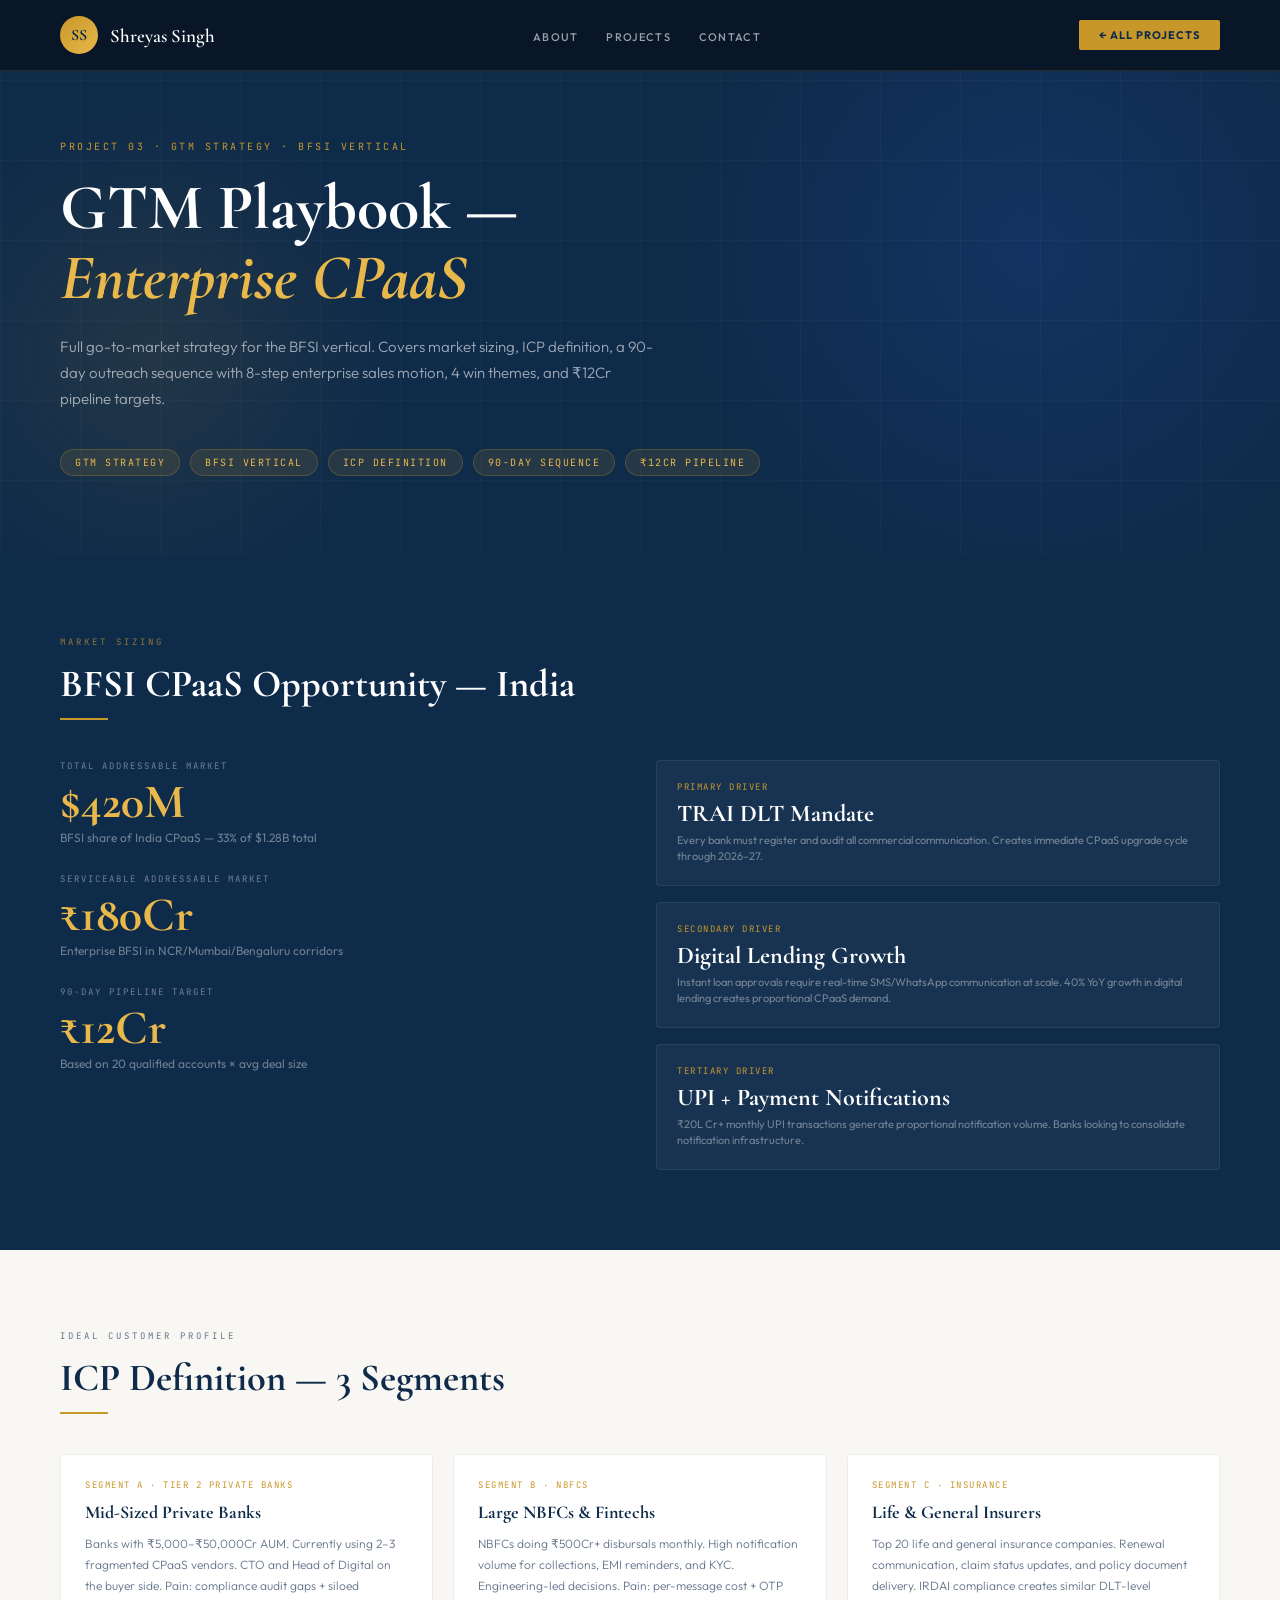
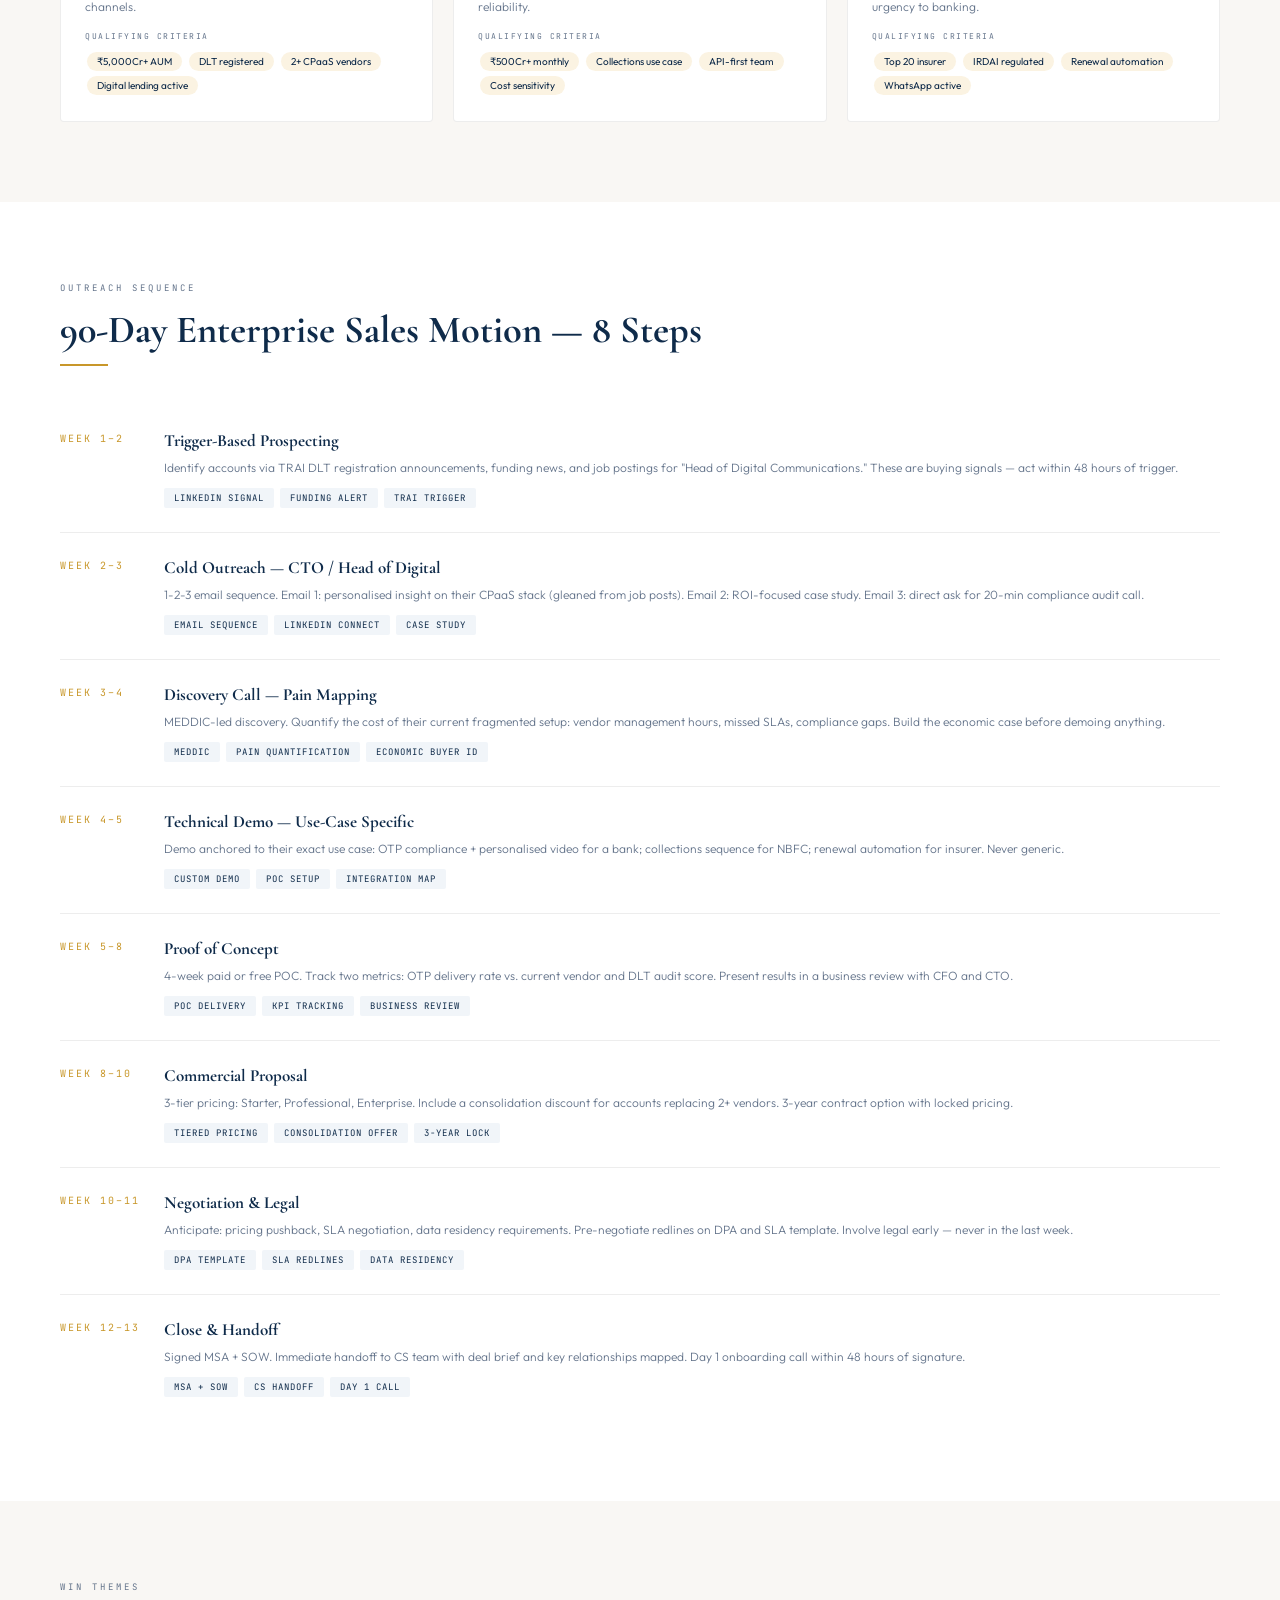
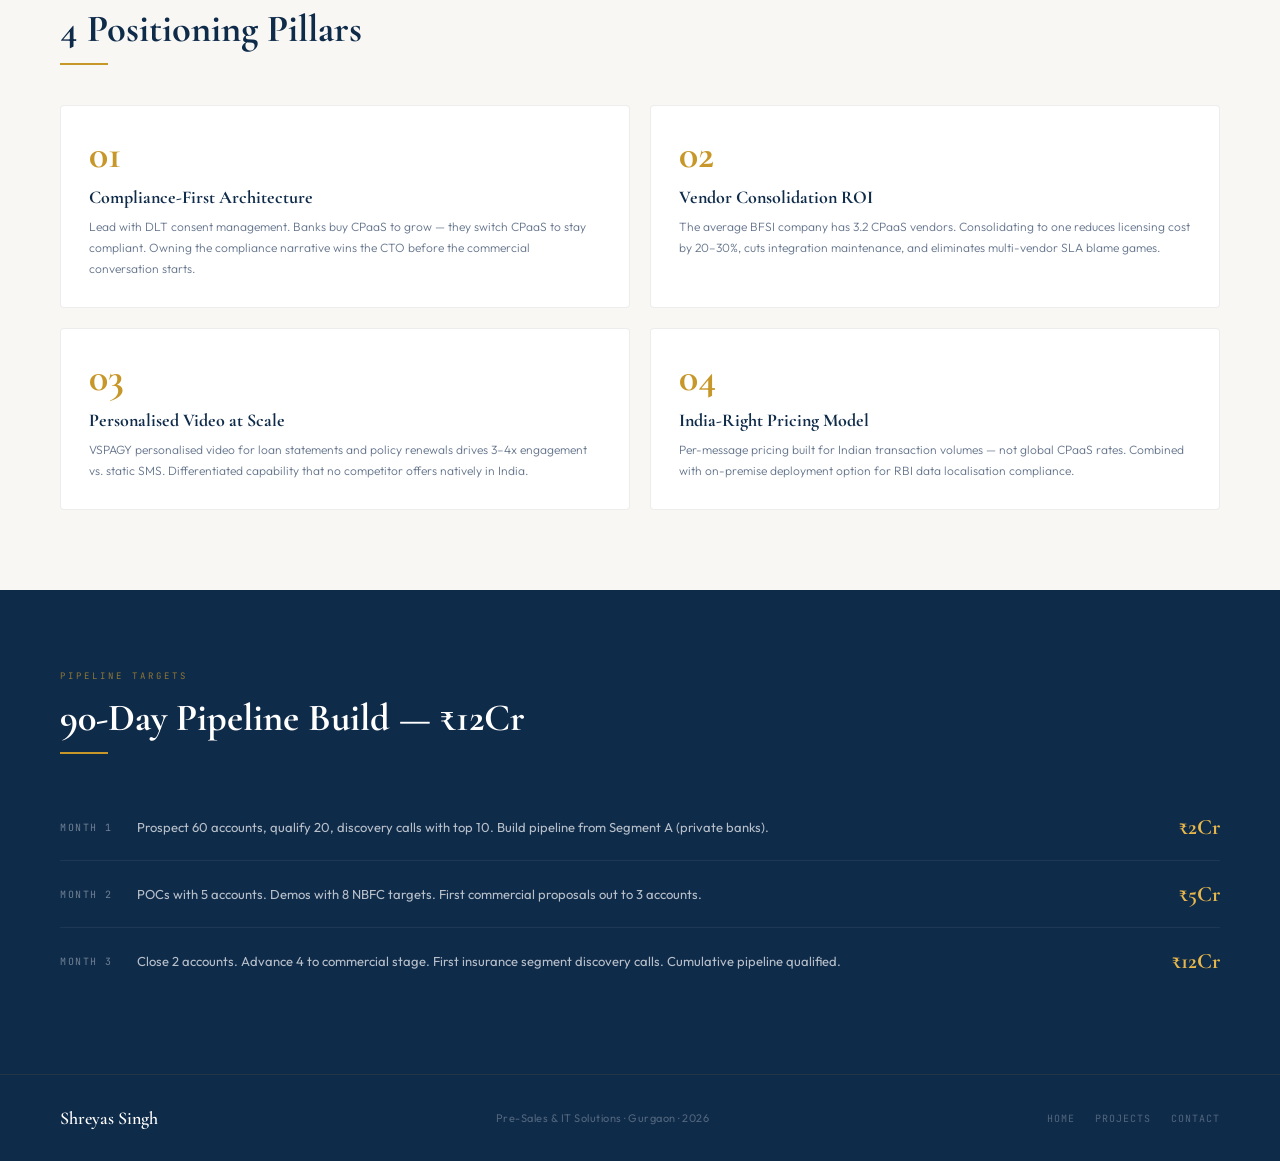
<file: portfolio/project3_gtm_playbook.html>
<!doctype html>
<html lang="en">
<head>
  <meta charset="UTF-8" />
  <meta name="viewport" content="width=device-width, initial-scale=1.0" />
  <title>GTM Playbook — Enterprise CPaaS · Shreyas Singh</title>
  <link rel="preconnect" href="https://fonts.googleapis.com" />
  <link rel="preconnect" href="https://fonts.gstatic.com" crossorigin />
  <link href="https://fonts.googleapis.com/css2?family=Cormorant+Garamond:ital,wght@0,400;0,600;0,700;1,400&family=Outfit:wght@300;400;500;600;700&family=JetBrains+Mono:wght@400;500&display=swap" rel="stylesheet" />
  <style>
    :root{--navy:#0f2b4a;--navy-m:#142848;--navy-l:#1e3d6e;--gold:#c8972a;--gold-l:#e8b84b;--gold-p:#fbf3e2;--cream:#f9f7f4;--white:#ffffff;--grey:#64748b;--grey-l:#f1f5f9;--grey-b:#e2e8f0;--text:#0f172a;--border:rgba(0,0,0,0.07);--green:#10b981;--blue:#2563eb;--red:#ef4444;}
    *{margin:0;padding:0;box-sizing:border-box;}html{scroll-behavior:smooth;}
    body{font-family:"Outfit",sans-serif;background:var(--cream);color:var(--text);overflow-x:hidden;-webkit-font-smoothing:antialiased;}
    ::-webkit-scrollbar{width:3px;}::-webkit-scrollbar-thumb{background:var(--gold);border-radius:2px;}
    body > nav{position:fixed;top:0;left:0;right:0;z-index:1000;display:flex;align-items:center;justify-content:space-between;padding:16px 60px;background:rgba(10,22,40,0.97);backdrop-filter:blur(20px);border-bottom:1px solid rgba(200,151,42,0.15);}
    .nav-brand{display:flex;align-items:center;gap:12px;text-decoration:none;}
    .nav-mono{width:38px;height:38px;border-radius:50%;background:linear-gradient(135deg,var(--gold),var(--gold-l));display:flex;align-items:center;justify-content:center;font-family:"Cormorant Garamond",serif;font-size:16px;font-weight:700;color:var(--navy);}
    .nav-name{font-family:"Cormorant Garamond",serif;font-size:19px;font-weight:600;color:var(--white);}
    .nav-links{display:flex;gap:28px;list-style:none;}
    .nav-links a{color:rgba(255,255,255,0.6);text-decoration:none;font-size:11px;font-weight:500;letter-spacing:1.3px;text-transform:uppercase;transition:color 0.2s;}
    .nav-links a:hover{color:var(--gold-l);}
    .nav-back{background:var(--gold);color:var(--navy);padding:8px 20px;font-size:11px;font-weight:700;letter-spacing:1px;text-transform:uppercase;text-decoration:none;border-radius:2px;transition:all 0.2s;}
    .nav-back:hover{background:var(--gold-l);}
    .proj-hero{min-height:54vh;background:var(--navy);display:flex;align-items:center;position:relative;overflow:hidden;padding:140px 60px 80px;}
    .orb1{position:absolute;width:700px;height:700px;border-radius:50%;background:radial-gradient(circle,rgba(37,99,235,0.15) 0%,transparent 70%);right:-100px;top:-100px;pointer-events:none;}
    .orb2{position:absolute;width:500px;height:500px;border-radius:50%;background:radial-gradient(circle,rgba(200,151,42,0.1) 0%,transparent 70%);left:-100px;bottom:-50px;pointer-events:none;}
    .hero-grid{position:absolute;inset:0;background-image:linear-gradient(rgba(255,255,255,0.025) 1px,transparent 1px),linear-gradient(90deg,rgba(255,255,255,0.025) 1px,transparent 1px);background-size:80px 80px;}
    .proj-hero-c{position:relative;z-index:2;max-width:860px;}
    .proj-eyebrow{font-family:"JetBrains Mono",monospace;font-size:10px;letter-spacing:2.5px;text-transform:uppercase;color:var(--gold);margin-bottom:20px;}
    .proj-hero-c h1{font-family:"Cormorant Garamond",serif;font-size:clamp(40px,5vw,64px);font-weight:700;color:var(--white);line-height:1.1;margin-bottom:20px;}
    .proj-hero-c h1 em{font-style:italic;color:var(--gold-l);}
    .proj-hero-desc{font-size:15px;line-height:1.75;color:rgba(255,255,255,0.6);max-width:600px;margin-bottom:36px;font-weight:300;}
    .hero-badges{display:flex;flex-wrap:wrap;gap:10px;}
    .badge{background:rgba(200,151,42,0.12);border:1px solid rgba(200,151,42,0.25);color:var(--gold-l);font-size:10px;font-family:"JetBrains Mono",monospace;letter-spacing:1.5px;text-transform:uppercase;padding:6px 14px;border-radius:100px;}
    section{padding:80px 60px;}
    .sec-tag{font-family:"JetBrains Mono",monospace;font-size:9px;letter-spacing:3px;text-transform:uppercase;color:var(--grey);margin-bottom:14px;}
    h2{font-family:"Cormorant Garamond",serif;font-size:clamp(28px,3vw,40px);font-weight:700;color:var(--navy);margin-bottom:12px;line-height:1.15;}
    h2.ld{color:var(--white);}
    .rule{width:48px;height:2px;background:var(--gold);margin-bottom:40px;}

    /* Market sizing */
    #market-size{background:var(--navy);}
    .ms-grid{display:grid;grid-template-columns:1fr 1fr;gap:32px;}
    .ms-left{}
    .ms-metric{margin-bottom:28px;}
    .ms-label{font-family:"JetBrains Mono",monospace;font-size:9px;letter-spacing:2px;text-transform:uppercase;color:rgba(255,255,255,0.4);margin-bottom:6px;}
    .ms-val{font-family:"Cormorant Garamond",serif;font-size:48px;font-weight:700;color:var(--gold-l);line-height:1;}
    .ms-sub{font-size:12px;color:rgba(255,255,255,0.4);margin-top:4px;}
    .ms-right{display:flex;flex-direction:column;gap:16px;}
    .ms-card{background:rgba(255,255,255,0.04);border:1px solid rgba(255,255,255,0.07);padding:20px;border-radius:4px;}
    .ms-card-label{font-family:"JetBrains Mono",monospace;font-size:9px;letter-spacing:1.5px;text-transform:uppercase;color:var(--gold);margin-bottom:6px;}
    .ms-card-val{font-family:"Cormorant Garamond",serif;font-size:24px;font-weight:700;color:var(--white);margin-bottom:4px;}
    .ms-card-desc{font-size:11px;color:rgba(255,255,255,0.4);line-height:1.5;}

    /* ICP */
    #icp{background:var(--cream);}
    .icp-grid{display:grid;grid-template-columns:repeat(3,1fr);gap:20px;}
    .icp-card{background:var(--white);border:1px solid var(--border);padding:24px;border-radius:4px;transition:all 0.2s;}
    .icp-card:hover{border-color:var(--gold);}
    .icp-tag{font-family:"JetBrains Mono",monospace;font-size:9px;letter-spacing:1.5px;text-transform:uppercase;color:var(--gold);margin-bottom:10px;}
    .icp-title{font-family:"Cormorant Garamond",serif;font-size:18px;font-weight:700;color:var(--navy);margin-bottom:10px;}
    .icp-body{font-size:12px;line-height:1.75;color:var(--grey);font-weight:300;}
    .icp-crit{margin-top:14px;}
    .icp-crit-label{font-family:"JetBrains Mono",monospace;font-size:8px;letter-spacing:1.5px;text-transform:uppercase;color:var(--grey);margin-bottom:8px;}
    .icp-pill{display:inline-block;background:var(--gold-p);color:var(--navy);font-size:10px;padding:3px 10px;border-radius:100px;margin:2px 2px;}

    /* 90-day sequence */
    #sequence{background:var(--white);}
    .seq-list{display:flex;flex-direction:column;gap:0;}
    .seq-item{display:flex;gap:24px;padding:24px 0;border-bottom:1px solid var(--border);}
    .seq-item:last-child{border-bottom:none;}
    .seq-week{font-family:"JetBrains Mono",monospace;font-size:10px;letter-spacing:2px;text-transform:uppercase;color:var(--gold);min-width:80px;padding-top:2px;}
    .seq-body h4{font-family:"Cormorant Garamond",serif;font-size:17px;font-weight:700;color:var(--navy);margin-bottom:6px;}
    .seq-body p{font-size:12px;line-height:1.75;color:var(--grey);font-weight:300;margin-bottom:10px;}
    .seq-actions{display:flex;flex-wrap:wrap;gap:6px;}
    .seq-act{font-family:"JetBrains Mono",monospace;font-size:9px;letter-spacing:1px;text-transform:uppercase;background:var(--grey-l);color:var(--navy);padding:4px 10px;border-radius:2px;}

    /* Win themes */
    #winthemes{background:var(--cream);}
    .wt-grid{display:grid;grid-template-columns:repeat(2,1fr);gap:20px;}
    .wt-card{border:1px solid var(--border);background:var(--white);padding:28px;border-radius:4px;transition:all 0.2s;}
    .wt-card:hover{border-color:var(--gold);}
    .wt-n{font-family:"Cormorant Garamond",serif;font-size:40px;font-weight:700;color:var(--gold);line-height:1;margin-bottom:12px;}
    .wt-title{font-family:"Cormorant Garamond",serif;font-size:18px;font-weight:700;color:var(--navy);margin-bottom:8px;}
    .wt-body{font-size:12px;line-height:1.75;color:var(--grey);font-weight:300;}

    /* Pipeline */
    #pipeline{background:var(--navy);}
    .pipe-row{display:flex;align-items:center;justify-content:space-between;padding:20px 0;border-bottom:1px solid rgba(255,255,255,0.06);}
    .pipe-row:last-child{border-bottom:none;}
    .pipe-month{font-family:"JetBrains Mono",monospace;font-size:10px;letter-spacing:1.5px;text-transform:uppercase;color:rgba(255,255,255,0.4);}
    .pipe-activity{font-size:13px;color:rgba(255,255,255,0.7);flex:1;margin:0 24px;}
    .pipe-target{font-family:"Cormorant Garamond",serif;font-size:22px;font-weight:700;color:var(--gold-l);}

    footer{background:var(--navy);padding:32px 60px;display:flex;align-items:center;justify-content:space-between;border-top:1px solid rgba(200,151,42,0.1);}
    .f-brand{font-family:"Cormorant Garamond",serif;font-size:18px;font-weight:600;color:var(--white);}
    .f-meta{font-size:11px;color:rgba(255,255,255,0.28);letter-spacing:0.5px;}
    .f-links{display:flex;gap:20px;}
    .f-links a{font-size:10px;color:rgba(255,255,255,0.28);text-decoration:none;letter-spacing:1px;text-transform:uppercase;font-family:"JetBrains Mono",monospace;transition:color 0.2s;}
    .f-links a:hover{color:var(--gold);}

    @media(max-width:960px){
      body > nav{padding:14px 20px;}.nav-links{display:none;}
      .proj-hero,section{padding-left:20px;padding-right:20px;}
      .ms-grid,.icp-grid,.wt-grid{grid-template-columns:1fr;}
      footer{flex-direction:column;gap:12px;text-align:center;padding:24px 20px;}
    }
  </style>
</head>
<body>
<nav>
  <a href="../index.html" class="nav-brand"><div class="nav-mono">SS</div><span class="nav-name">Shreyas Singh</span></a>
  <ul class="nav-links">
    <li><a href="../index.html#about">About</a></li>
    <li><a href="../index.html#projects">Projects</a></li>
    <li><a href="../index.html#contact">Contact</a></li>
  </ul>
  <a href="../index.html#projects" class="nav-back">← All Projects</a>
</nav>

<section class="proj-hero">
  <div class="orb1"></div><div class="orb2"></div><div class="hero-grid"></div>
  <div class="proj-hero-c">
    <div class="proj-eyebrow">Project 03 · GTM Strategy · BFSI Vertical</div>
    <h1>GTM Playbook —<br /><em>Enterprise CPaaS</em></h1>
    <p class="proj-hero-desc">
      Full go-to-market strategy for the BFSI vertical. Covers market sizing, ICP definition, a 90-day outreach sequence with 8-step enterprise sales motion, 4 win themes, and ₹12Cr pipeline targets.
    </p>
    <div class="hero-badges">
      <span class="badge">GTM Strategy</span>
      <span class="badge">BFSI Vertical</span>
      <span class="badge">ICP Definition</span>
      <span class="badge">90-Day Sequence</span>
      <span class="badge">₹12Cr Pipeline</span>
    </div>
  </div>
</section>

<!-- MARKET SIZE -->
<section id="market-size">
  <div class="sec-tag" style="color:rgba(200,151,42,0.7)">Market Sizing</div>
  <h2 class="ld">BFSI CPaaS Opportunity — India</h2>
  <div class="rule"></div>
  <div class="ms-grid">
    <div class="ms-left">
      <div class="ms-metric">
        <div class="ms-label">Total Addressable Market</div>
        <div class="ms-val">$420M</div>
        <div class="ms-sub">BFSI share of India CPaaS — 33% of $1.28B total</div>
      </div>
      <div class="ms-metric">
        <div class="ms-label">Serviceable Addressable Market</div>
        <div class="ms-val">₹180Cr</div>
        <div class="ms-sub">Enterprise BFSI in NCR/Mumbai/Bengaluru corridors</div>
      </div>
      <div class="ms-metric">
        <div class="ms-label">90-Day Pipeline Target</div>
        <div class="ms-val">₹12Cr</div>
        <div class="ms-sub">Based on 20 qualified accounts × avg deal size</div>
      </div>
    </div>
    <div class="ms-right">
      <div class="ms-card">
        <div class="ms-card-label">Primary Driver</div>
        <div class="ms-card-val">TRAI DLT Mandate</div>
        <div class="ms-card-desc">Every bank must register and audit all commercial communication. Creates immediate CPaaS upgrade cycle through 2026–27.</div>
      </div>
      <div class="ms-card">
        <div class="ms-card-label">Secondary Driver</div>
        <div class="ms-card-val">Digital Lending Growth</div>
        <div class="ms-card-desc">Instant loan approvals require real-time SMS/WhatsApp communication at scale. 40% YoY growth in digital lending creates proportional CPaaS demand.</div>
      </div>
      <div class="ms-card">
        <div class="ms-card-label">Tertiary Driver</div>
        <div class="ms-card-val">UPI + Payment Notifications</div>
        <div class="ms-card-desc">₹20L Cr+ monthly UPI transactions generate proportional notification volume. Banks looking to consolidate notification infrastructure.</div>
      </div>
    </div>
  </div>
</section>

<!-- ICP -->
<section id="icp">
  <div class="sec-tag">Ideal Customer Profile</div>
  <h2>ICP Definition — 3 Segments</h2>
  <div class="rule"></div>
  <div class="icp-grid">
    <div class="icp-card">
      <div class="icp-tag">Segment A · Tier 2 Private Banks</div>
      <div class="icp-title">Mid-Sized Private Banks</div>
      <div class="icp-body">Banks with ₹5,000–₹50,000Cr AUM. Currently using 2–3 fragmented CPaaS vendors. CTO and Head of Digital on the buyer side. Pain: compliance audit gaps + siloed channels.</div>
      <div class="icp-crit">
        <div class="icp-crit-label">Qualifying Criteria</div>
        <span class="icp-pill">₹5,000Cr+ AUM</span>
        <span class="icp-pill">DLT registered</span>
        <span class="icp-pill">2+ CPaaS vendors</span>
        <span class="icp-pill">Digital lending active</span>
      </div>
    </div>
    <div class="icp-card">
      <div class="icp-tag">Segment B · NBFCs</div>
      <div class="icp-title">Large NBFCs &amp; Fintechs</div>
      <div class="icp-body">NBFCs doing ₹500Cr+ disbursals monthly. High notification volume for collections, EMI reminders, and KYC. Engineering-led decisions. Pain: per-message cost + OTP reliability.</div>
      <div class="icp-crit">
        <div class="icp-crit-label">Qualifying Criteria</div>
        <span class="icp-pill">₹500Cr+ monthly</span>
        <span class="icp-pill">Collections use case</span>
        <span class="icp-pill">API-first team</span>
        <span class="icp-pill">Cost sensitivity</span>
      </div>
    </div>
    <div class="icp-card">
      <div class="icp-tag">Segment C · Insurance</div>
      <div class="icp-title">Life &amp; General Insurers</div>
      <div class="icp-body">Top 20 life and general insurance companies. Renewal communication, claim status updates, and policy document delivery. IRDAI compliance creates similar DLT-level urgency to banking.</div>
      <div class="icp-crit">
        <div class="icp-crit-label">Qualifying Criteria</div>
        <span class="icp-pill">Top 20 insurer</span>
        <span class="icp-pill">IRDAI regulated</span>
        <span class="icp-pill">Renewal automation</span>
        <span class="icp-pill">WhatsApp active</span>
      </div>
    </div>
  </div>
</section>

<!-- 90-DAY SEQUENCE -->
<section id="sequence">
  <div class="sec-tag">Outreach Sequence</div>
  <h2>90-Day Enterprise Sales Motion — 8 Steps</h2>
  <div class="rule"></div>
  <div class="seq-list">
    <div class="seq-item">
      <div class="seq-week">Week 1–2</div>
      <div class="seq-body">
        <h4>Trigger-Based Prospecting</h4>
        <p>Identify accounts via TRAI DLT registration announcements, funding news, and job postings for "Head of Digital Communications." These are buying signals — act within 48 hours of trigger.</p>
        <div class="seq-actions"><span class="seq-act">LinkedIn Signal</span><span class="seq-act">Funding Alert</span><span class="seq-act">TRAI Trigger</span></div>
      </div>
    </div>
    <div class="seq-item">
      <div class="seq-week">Week 2–3</div>
      <div class="seq-body">
        <h4>Cold Outreach — CTO / Head of Digital</h4>
        <p>1-2-3 email sequence. Email 1: personalised insight on their CPaaS stack (gleaned from job posts). Email 2: ROI-focused case study. Email 3: direct ask for 20-min compliance audit call.</p>
        <div class="seq-actions"><span class="seq-act">Email Sequence</span><span class="seq-act">LinkedIn Connect</span><span class="seq-act">Case Study</span></div>
      </div>
    </div>
    <div class="seq-item">
      <div class="seq-week">Week 3–4</div>
      <div class="seq-body">
        <h4>Discovery Call — Pain Mapping</h4>
        <p>MEDDIC-led discovery. Quantify the cost of their current fragmented setup: vendor management hours, missed SLAs, compliance gaps. Build the economic case before demoing anything.</p>
        <div class="seq-actions"><span class="seq-act">MEDDIC</span><span class="seq-act">Pain Quantification</span><span class="seq-act">Economic Buyer ID</span></div>
      </div>
    </div>
    <div class="seq-item">
      <div class="seq-week">Week 4–5</div>
      <div class="seq-body">
        <h4>Technical Demo — Use-Case Specific</h4>
        <p>Demo anchored to their exact use case: OTP compliance + personalised video for a bank; collections sequence for NBFC; renewal automation for insurer. Never generic.</p>
        <div class="seq-actions"><span class="seq-act">Custom Demo</span><span class="seq-act">POC Setup</span><span class="seq-act">Integration Map</span></div>
      </div>
    </div>
    <div class="seq-item">
      <div class="seq-week">Week 5–8</div>
      <div class="seq-body">
        <h4>Proof of Concept</h4>
        <p>4-week paid or free POC. Track two metrics: OTP delivery rate vs. current vendor and DLT audit score. Present results in a business review with CFO and CTO.</p>
        <div class="seq-actions"><span class="seq-act">POC Delivery</span><span class="seq-act">KPI Tracking</span><span class="seq-act">Business Review</span></div>
      </div>
    </div>
    <div class="seq-item">
      <div class="seq-week">Week 8–10</div>
      <div class="seq-body">
        <h4>Commercial Proposal</h4>
        <p>3-tier pricing: Starter, Professional, Enterprise. Include a consolidation discount for accounts replacing 2+ vendors. 3-year contract option with locked pricing.</p>
        <div class="seq-actions"><span class="seq-act">Tiered Pricing</span><span class="seq-act">Consolidation Offer</span><span class="seq-act">3-Year Lock</span></div>
      </div>
    </div>
    <div class="seq-item">
      <div class="seq-week">Week 10–11</div>
      <div class="seq-body">
        <h4>Negotiation &amp; Legal</h4>
        <p>Anticipate: pricing pushback, SLA negotiation, data residency requirements. Pre-negotiate redlines on DPA and SLA template. Involve legal early — never in the last week.</p>
        <div class="seq-actions"><span class="seq-act">DPA Template</span><span class="seq-act">SLA Redlines</span><span class="seq-act">Data Residency</span></div>
      </div>
    </div>
    <div class="seq-item">
      <div class="seq-week">Week 12–13</div>
      <div class="seq-body">
        <h4>Close &amp; Handoff</h4>
        <p>Signed MSA + SOW. Immediate handoff to CS team with deal brief and key relationships mapped. Day 1 onboarding call within 48 hours of signature.</p>
        <div class="seq-actions"><span class="seq-act">MSA + SOW</span><span class="seq-act">CS Handoff</span><span class="seq-act">Day 1 Call</span></div>
      </div>
    </div>
  </div>
</section>

<!-- WIN THEMES -->
<section id="winthemes">
  <div class="sec-tag">Win Themes</div>
  <h2>4 Positioning Pillars</h2>
  <div class="rule"></div>
  <div class="wt-grid">
    <div class="wt-card"><div class="wt-n">01</div><div class="wt-title">Compliance-First Architecture</div><div class="wt-body">Lead with DLT consent management. Banks buy CPaaS to grow — they switch CPaaS to stay compliant. Owning the compliance narrative wins the CTO before the commercial conversation starts.</div></div>
    <div class="wt-card"><div class="wt-n">02</div><div class="wt-title">Vendor Consolidation ROI</div><div class="wt-body">The average BFSI company has 3.2 CPaaS vendors. Consolidating to one reduces licensing cost by 20–30%, cuts integration maintenance, and eliminates multi-vendor SLA blame games.</div></div>
    <div class="wt-card"><div class="wt-n">03</div><div class="wt-title">Personalised Video at Scale</div><div class="wt-body">VSPAGY personalised video for loan statements and policy renewals drives 3–4x engagement vs. static SMS. Differentiated capability that no competitor offers natively in India.</div></div>
    <div class="wt-card"><div class="wt-n">04</div><div class="wt-title">India-Right Pricing Model</div><div class="wt-body">Per-message pricing built for Indian transaction volumes — not global CPaaS rates. Combined with on-premise deployment option for RBI data localisation compliance.</div></div>
  </div>
</section>

<!-- PIPELINE TARGETS -->
<section id="pipeline">
  <div class="sec-tag" style="color:rgba(200,151,42,0.7)">Pipeline Targets</div>
  <h2 class="ld">90-Day Pipeline Build — ₹12Cr</h2>
  <div class="rule"></div>
  <div class="pipe-row">
    <div class="pipe-month">Month 1</div>
    <div class="pipe-activity">Prospect 60 accounts, qualify 20, discovery calls with top 10. Build pipeline from Segment A (private banks).</div>
    <div class="pipe-target">₹2Cr</div>
  </div>
  <div class="pipe-row">
    <div class="pipe-month">Month 2</div>
    <div class="pipe-activity">POCs with 5 accounts. Demos with 8 NBFC targets. First commercial proposals out to 3 accounts.</div>
    <div class="pipe-target">₹5Cr</div>
  </div>
  <div class="pipe-row">
    <div class="pipe-month">Month 3</div>
    <div class="pipe-activity">Close 2 accounts. Advance 4 to commercial stage. First insurance segment discovery calls. Cumulative pipeline qualified.</div>
    <div class="pipe-target">₹12Cr</div>
  </div>
</section>

<footer>
  <div class="f-brand">Shreyas Singh</div>
  <div class="f-meta">Pre-Sales &amp; IT Solutions · Gurgaon · 2026</div>
  <nav class="f-links"><a href="../index.html">Home</a><a href="../index.html#projects">Projects</a><a href="../index.html#contact">Contact</a></nav>
</footer>
</body>
</html>
</file>
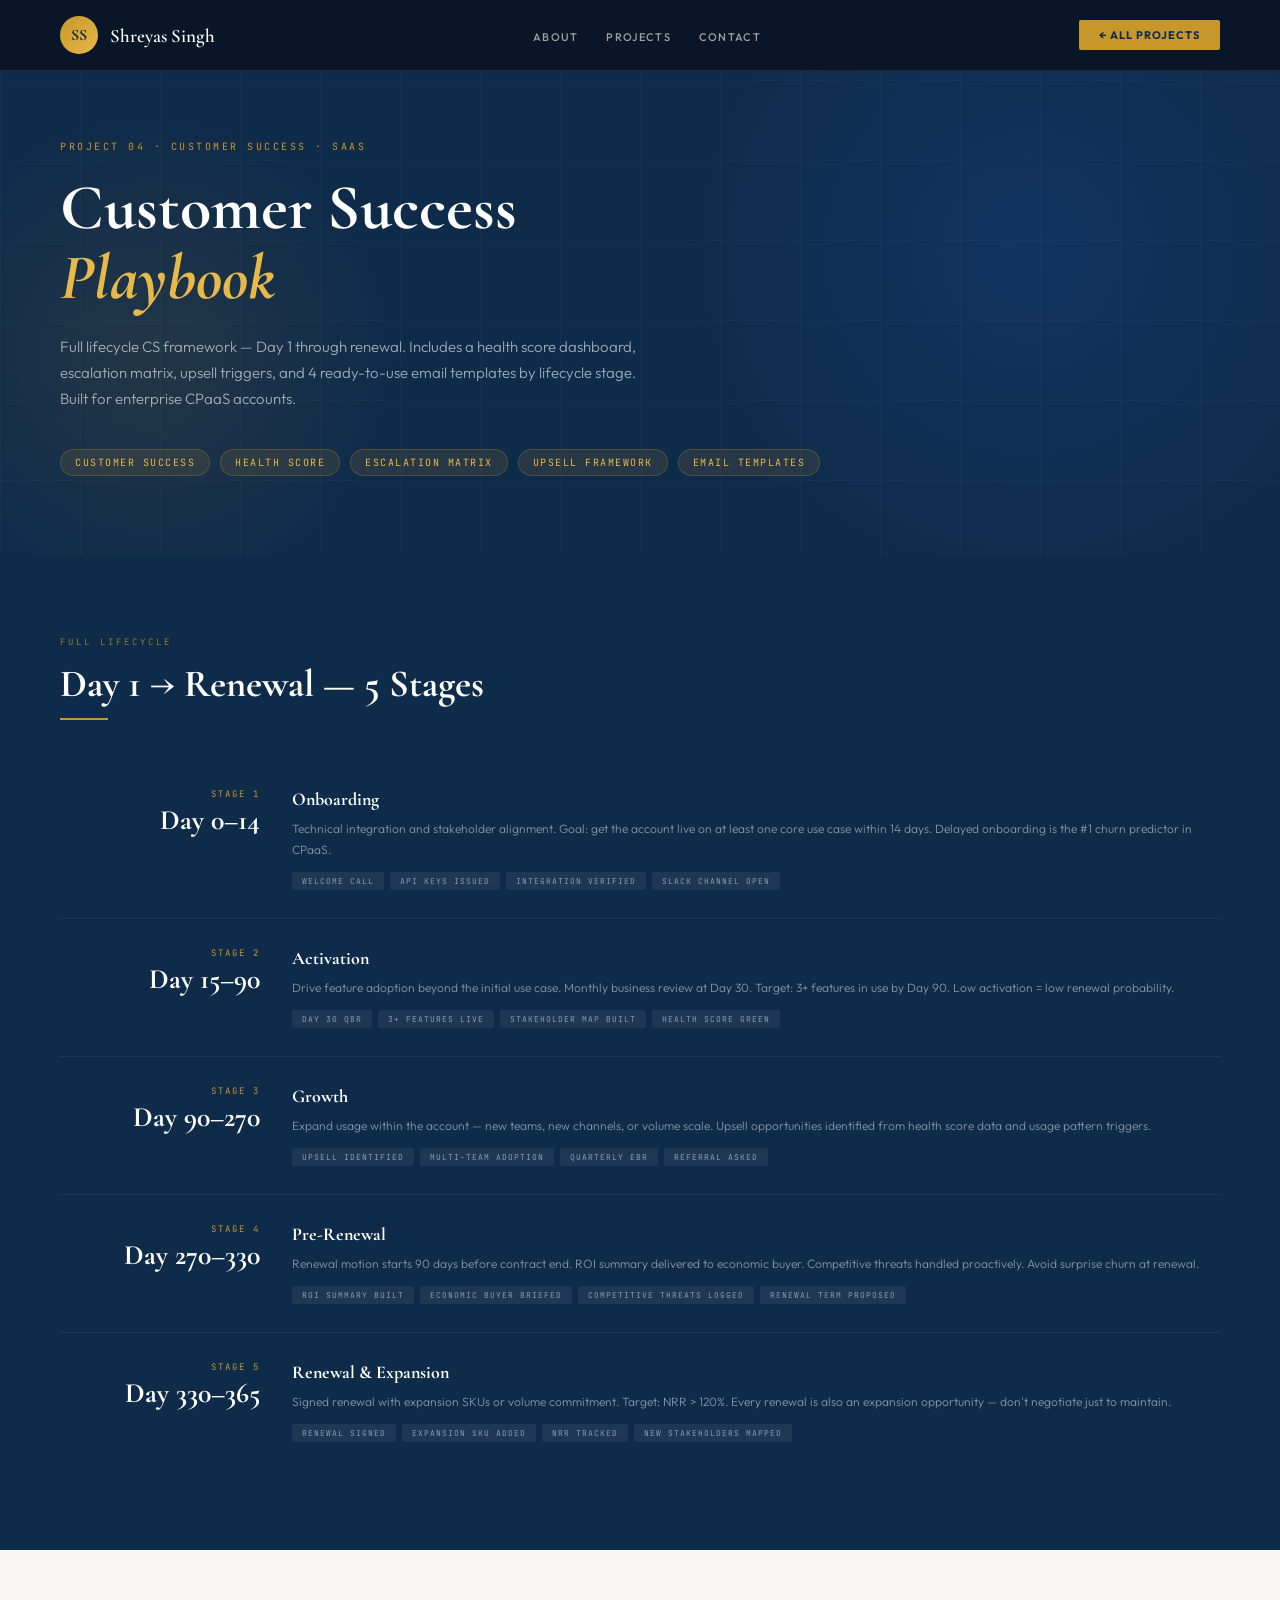
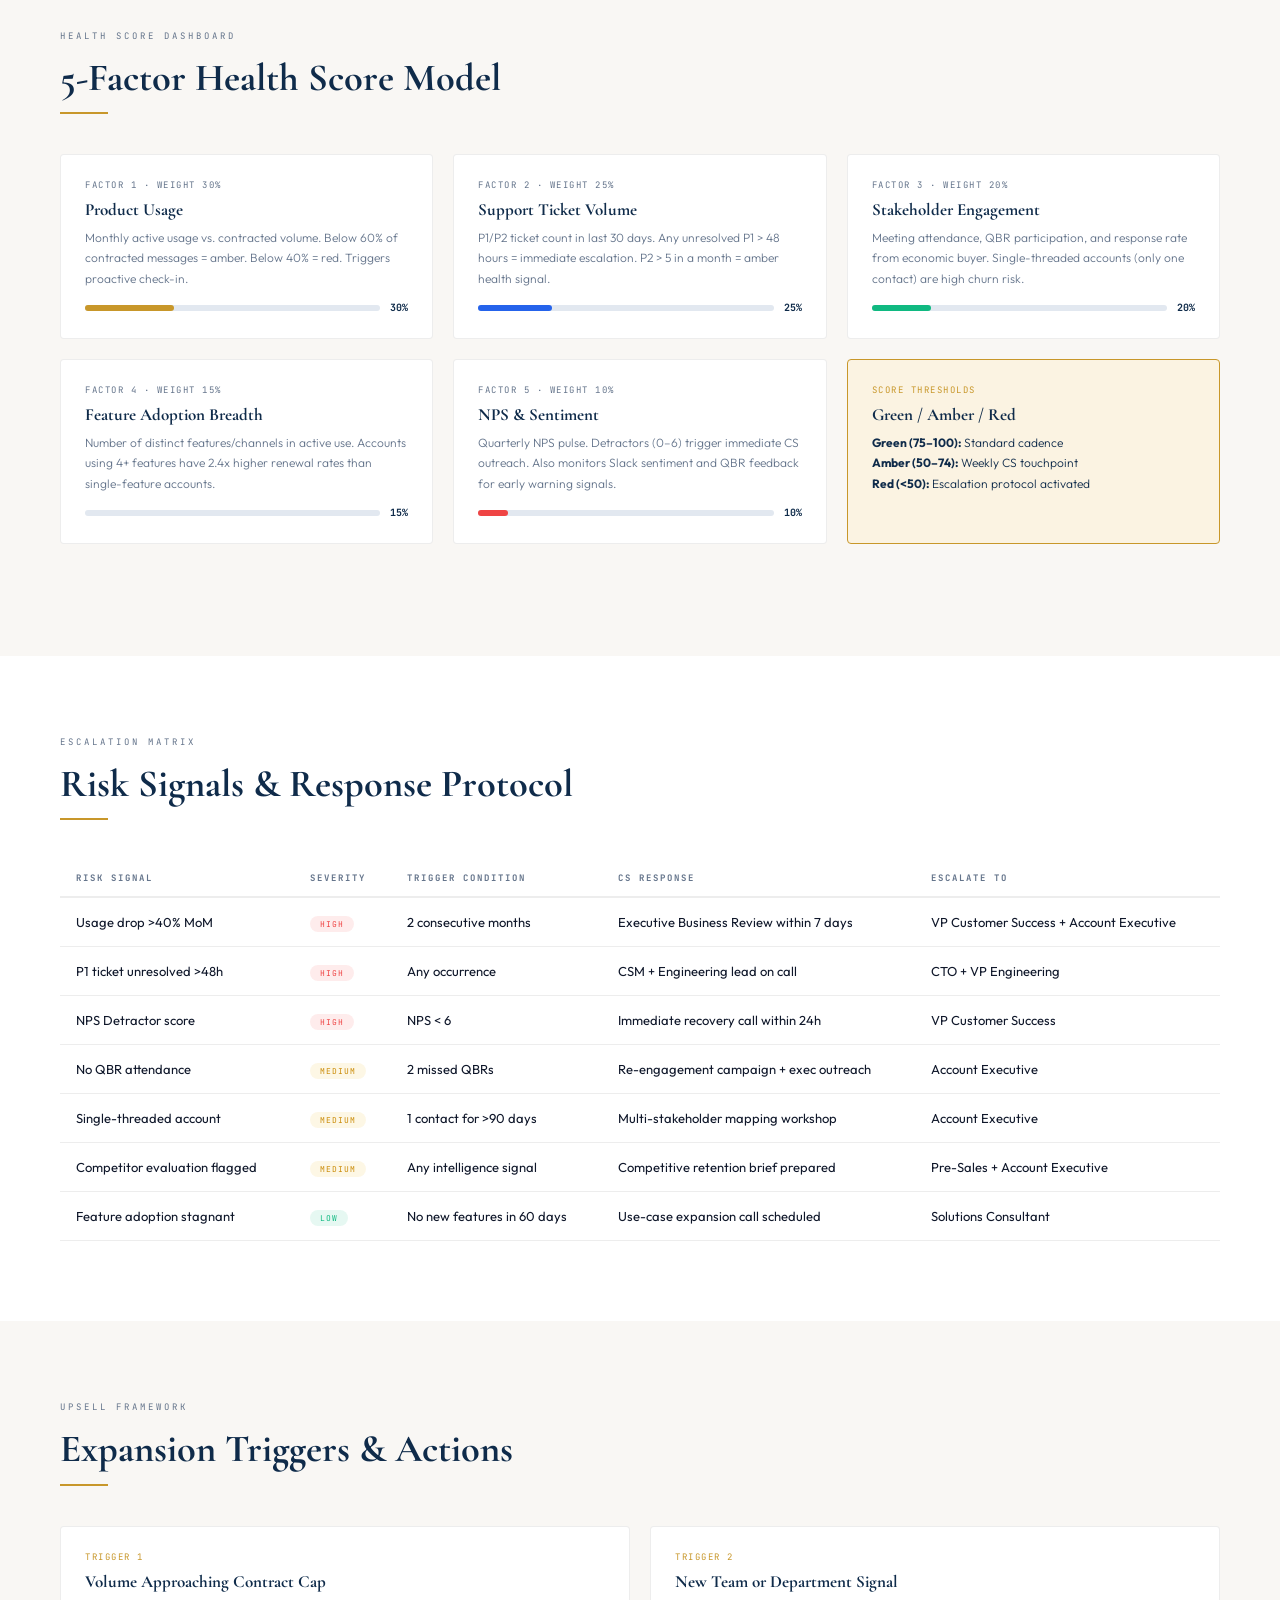
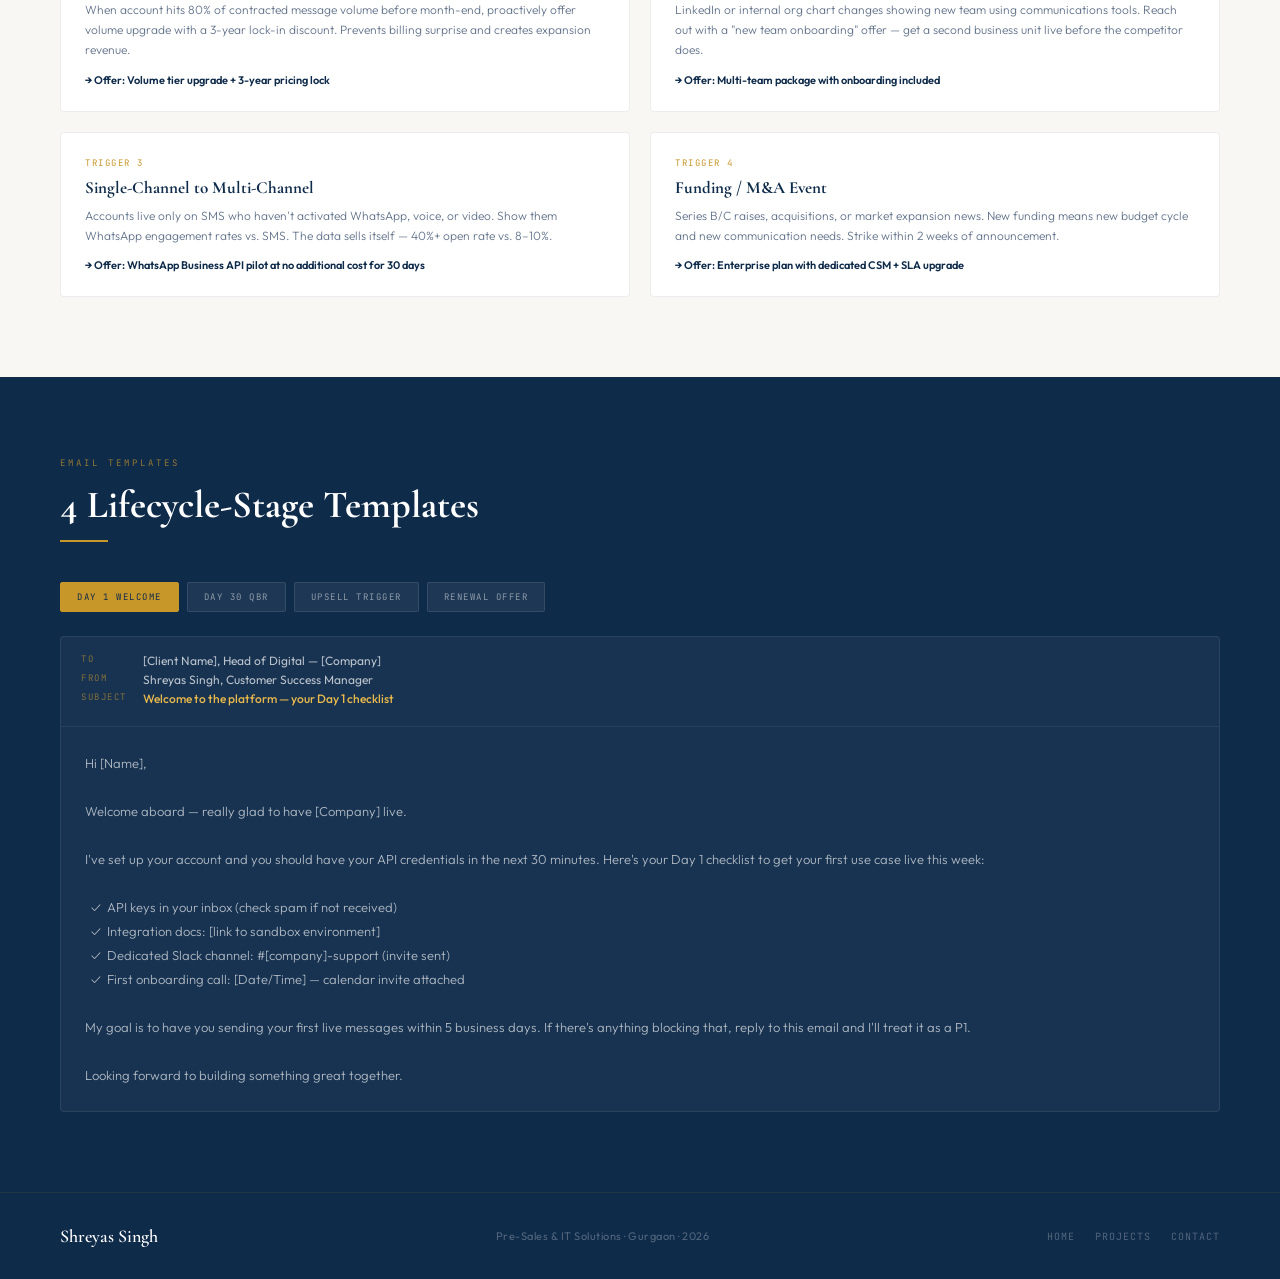
<file: portfolio/project4_customer_success_playbook.html>
<!doctype html>
<html lang="en">
<head>
  <meta charset="UTF-8" />
  <meta name="viewport" content="width=device-width, initial-scale=1.0" />
  <title>Customer Success Playbook · Shreyas Singh</title>
  <link rel="preconnect" href="https://fonts.googleapis.com" />
  <link rel="preconnect" href="https://fonts.gstatic.com" crossorigin />
  <link href="https://fonts.googleapis.com/css2?family=Cormorant+Garamond:ital,wght@0,400;0,600;0,700;1,400&family=Outfit:wght@300;400;500;600;700&family=JetBrains+Mono:wght@400;500&display=swap" rel="stylesheet" />
  <style>
    :root{--navy:#0f2b4a;--navy-m:#142848;--navy-l:#1e3d6e;--gold:#c8972a;--gold-l:#e8b84b;--gold-p:#fbf3e2;--cream:#f9f7f4;--white:#ffffff;--grey:#64748b;--grey-l:#f1f5f9;--grey-b:#e2e8f0;--text:#0f172a;--border:rgba(0,0,0,0.07);--green:#10b981;--blue:#2563eb;--red:#ef4444;}
    *{margin:0;padding:0;box-sizing:border-box;}html{scroll-behavior:smooth;}
    body{font-family:"Outfit",sans-serif;background:var(--cream);color:var(--text);overflow-x:hidden;-webkit-font-smoothing:antialiased;}
    ::-webkit-scrollbar{width:3px;}::-webkit-scrollbar-thumb{background:var(--gold);border-radius:2px;}
    body > nav{position:fixed;top:0;left:0;right:0;z-index:1000;display:flex;align-items:center;justify-content:space-between;padding:16px 60px;background:rgba(10,22,40,0.97);backdrop-filter:blur(20px);border-bottom:1px solid rgba(200,151,42,0.15);}
    .nav-brand{display:flex;align-items:center;gap:12px;text-decoration:none;}
    .nav-mono{width:38px;height:38px;border-radius:50%;background:linear-gradient(135deg,var(--gold),var(--gold-l));display:flex;align-items:center;justify-content:center;font-family:"Cormorant Garamond",serif;font-size:16px;font-weight:700;color:var(--navy);}
    .nav-name{font-family:"Cormorant Garamond",serif;font-size:19px;font-weight:600;color:var(--white);}
    .nav-links{display:flex;gap:28px;list-style:none;}
    .nav-links a{color:rgba(255,255,255,0.6);text-decoration:none;font-size:11px;font-weight:500;letter-spacing:1.3px;text-transform:uppercase;transition:color 0.2s;}
    .nav-links a:hover{color:var(--gold-l);}
    .nav-back{background:var(--gold);color:var(--navy);padding:8px 20px;font-size:11px;font-weight:700;letter-spacing:1px;text-transform:uppercase;text-decoration:none;border-radius:2px;transition:all 0.2s;}
    .nav-back:hover{background:var(--gold-l);}
    .proj-hero{min-height:54vh;background:var(--navy);display:flex;align-items:center;position:relative;overflow:hidden;padding:140px 60px 80px;}
    .orb1{position:absolute;width:700px;height:700px;border-radius:50%;background:radial-gradient(circle,rgba(37,99,235,0.15) 0%,transparent 70%);right:-100px;top:-100px;pointer-events:none;}
    .orb2{position:absolute;width:500px;height:500px;border-radius:50%;background:radial-gradient(circle,rgba(200,151,42,0.1) 0%,transparent 70%);left:-100px;bottom:-50px;pointer-events:none;}
    .hero-grid{position:absolute;inset:0;background-image:linear-gradient(rgba(255,255,255,0.025) 1px,transparent 1px),linear-gradient(90deg,rgba(255,255,255,0.025) 1px,transparent 1px);background-size:80px 80px;}
    .proj-hero-c{position:relative;z-index:2;max-width:860px;}
    .proj-eyebrow{font-family:"JetBrains Mono",monospace;font-size:10px;letter-spacing:2.5px;text-transform:uppercase;color:var(--gold);margin-bottom:20px;}
    .proj-hero-c h1{font-family:"Cormorant Garamond",serif;font-size:clamp(40px,5vw,64px);font-weight:700;color:var(--white);line-height:1.1;margin-bottom:20px;}
    .proj-hero-c h1 em{font-style:italic;color:var(--gold-l);}
    .proj-hero-desc{font-size:15px;line-height:1.75;color:rgba(255,255,255,0.6);max-width:600px;margin-bottom:36px;font-weight:300;}
    .hero-badges{display:flex;flex-wrap:wrap;gap:10px;}
    .badge{background:rgba(200,151,42,0.12);border:1px solid rgba(200,151,42,0.25);color:var(--gold-l);font-size:10px;font-family:"JetBrains Mono",monospace;letter-spacing:1.5px;text-transform:uppercase;padding:6px 14px;border-radius:100px;}
    section{padding:80px 60px;}
    .sec-tag{font-family:"JetBrains Mono",monospace;font-size:9px;letter-spacing:3px;text-transform:uppercase;color:var(--grey);margin-bottom:14px;}
    h2{font-family:"Cormorant Garamond",serif;font-size:clamp(28px,3vw,40px);font-weight:700;color:var(--navy);margin-bottom:12px;line-height:1.15;}
    h2.ld{color:var(--white);}
    .rule{width:48px;height:2px;background:var(--gold);margin-bottom:40px;}

    /* Lifecycle stages */
    #lifecycle{background:var(--navy);}
    .stage-list{display:flex;flex-direction:column;gap:0;}
    .stage-item{display:grid;grid-template-columns:200px 1fr;gap:32px;padding:28px 0;border-bottom:1px solid rgba(255,255,255,0.06);}
    .stage-item:last-child{border-bottom:none;}
    .stage-left{text-align:right;}
    .stage-phase{font-family:"JetBrains Mono",monospace;font-size:9px;letter-spacing:2px;text-transform:uppercase;color:var(--gold);margin-bottom:6px;}
    .stage-day{font-family:"Cormorant Garamond",serif;font-size:28px;font-weight:700;color:var(--white);line-height:1;}
    .stage-right h4{font-family:"Cormorant Garamond",serif;font-size:18px;font-weight:700;color:var(--white);margin-bottom:8px;}
    .stage-right p{font-size:12px;line-height:1.75;color:rgba(255,255,255,0.5);font-weight:300;margin-bottom:12px;}
    .stage-checks{display:flex;flex-wrap:wrap;gap:6px;}
    .stage-chk{font-family:"JetBrains Mono",monospace;font-size:8px;letter-spacing:1px;text-transform:uppercase;background:rgba(255,255,255,0.06);color:rgba(255,255,255,0.5);padding:4px 10px;border-radius:2px;}

    /* Health score */
    #health-score{background:var(--cream);}
    .hs-grid{display:grid;grid-template-columns:repeat(3,1fr);gap:20px;margin-bottom:32px;}
    .hs-card{background:var(--white);border:1px solid var(--border);padding:24px;border-radius:4px;transition:all 0.2s;}
    .hs-card:hover{border-color:var(--gold);}
    .hs-label{font-family:"JetBrains Mono",monospace;font-size:9px;letter-spacing:1.5px;text-transform:uppercase;color:var(--grey);margin-bottom:8px;}
    .hs-title{font-family:"Cormorant Garamond",serif;font-size:17px;font-weight:700;color:var(--navy);margin-bottom:8px;}
    .hs-body{font-size:12px;line-height:1.7;color:var(--grey);font-weight:300;}
    .hs-score{display:flex;align-items:center;gap:10px;margin-top:12px;}
    .hs-bar{flex:1;height:6px;background:var(--grey-b);border-radius:3px;}
    .hs-fill{height:6px;border-radius:3px;}
    .hs-w{font-family:"JetBrains Mono",monospace;font-size:10px;color:var(--navy);font-weight:700;}

    /* Escalation matrix */
    #escalation{background:var(--white);}
    .esc-table{width:100%;border-collapse:collapse;}
    .esc-table th{font-family:"JetBrains Mono",monospace;font-size:9px;letter-spacing:2px;text-transform:uppercase;color:var(--grey);padding:12px 16px;text-align:left;border-bottom:2px solid var(--border);}
    .esc-table td{padding:16px;font-size:13px;border-bottom:1px solid var(--border);vertical-align:top;}
    .esc-table tr:hover td{background:var(--gold-p);}
    .risk-tag{font-family:"JetBrains Mono",monospace;font-size:8px;letter-spacing:1px;text-transform:uppercase;padding:3px 10px;border-radius:100px;}
    .r-high{background:rgba(239,68,68,0.1);color:var(--red);}
    .r-med{background:rgba(234,179,8,0.1);color:#ca8a04;}
    .r-low{background:rgba(16,185,129,0.1);color:var(--green);}

    /* Upsell triggers */
    #upsell{background:var(--cream);}
    .up-grid{display:grid;grid-template-columns:repeat(2,1fr);gap:20px;}
    .up-card{background:var(--white);border:1px solid var(--border);padding:24px;border-radius:4px;transition:all 0.2s;}
    .up-card:hover{border-color:var(--gold);}
    .up-trigger{font-family:"JetBrains Mono",monospace;font-size:9px;letter-spacing:1.5px;text-transform:uppercase;color:var(--gold);margin-bottom:8px;}
    .up-title{font-family:"Cormorant Garamond",serif;font-size:17px;font-weight:700;color:var(--navy);margin-bottom:8px;}
    .up-body{font-size:12px;line-height:1.7;color:var(--grey);font-weight:300;}
    .up-action{margin-top:12px;font-size:11px;font-weight:600;color:var(--navy);}

    /* Email templates */
    #emails{background:var(--navy);}
    .email-tabs{display:flex;gap:8px;margin-bottom:24px;flex-wrap:wrap;}
    .etab{background:rgba(255,255,255,0.06);border:1px solid rgba(255,255,255,0.1);color:rgba(255,255,255,0.5);font-family:"JetBrains Mono",monospace;font-size:9px;letter-spacing:1.5px;text-transform:uppercase;padding:8px 16px;cursor:pointer;transition:all 0.2s;border-radius:2px;}
    .etab.active,.etab:hover{background:var(--gold);color:var(--navy);border-color:var(--gold);}
    .email-box{background:rgba(255,255,255,0.04);border:1px solid rgba(255,255,255,0.08);border-radius:4px;overflow:hidden;}
    .email-meta{padding:16px 20px;border-bottom:1px solid rgba(255,255,255,0.06);}
    .email-field{display:flex;gap:12px;margin-bottom:4px;}
    .email-field-label{font-family:"JetBrains Mono",monospace;font-size:9px;letter-spacing:1.5px;text-transform:uppercase;color:rgba(200,151,42,0.6);min-width:50px;}
    .email-field-val{font-size:12px;color:rgba(255,255,255,0.7);}
    .email-body{padding:24px;font-size:13px;line-height:1.85;color:rgba(255,255,255,0.65);font-weight:300;white-space:pre-wrap;}
    .email-sig{color:rgba(200,151,42,0.8);font-style:italic;}

    footer{background:var(--navy);padding:32px 60px;display:flex;align-items:center;justify-content:space-between;border-top:1px solid rgba(200,151,42,0.1);}
    .f-brand{font-family:"Cormorant Garamond",serif;font-size:18px;font-weight:600;color:var(--white);}
    .f-meta{font-size:11px;color:rgba(255,255,255,0.28);letter-spacing:0.5px;}
    .f-links{display:flex;gap:20px;}
    .f-links a{font-size:10px;color:rgba(255,255,255,0.28);text-decoration:none;letter-spacing:1px;text-transform:uppercase;font-family:"JetBrains Mono",monospace;transition:color 0.2s;}
    .f-links a:hover{color:var(--gold);}
    @media(max-width:960px){
      body > nav{padding:14px 20px;}.nav-links{display:none;}
      .proj-hero,section{padding-left:20px;padding-right:20px;}
      .stage-item{grid-template-columns:1fr;}.stage-left{text-align:left;}
      .hs-grid,.up-grid{grid-template-columns:1fr;}
      footer{flex-direction:column;gap:12px;text-align:center;padding:24px 20px;}
    }
  </style>
</head>
<body>
<nav>
  <a href="../index.html" class="nav-brand"><div class="nav-mono">SS</div><span class="nav-name">Shreyas Singh</span></a>
  <ul class="nav-links">
    <li><a href="../index.html#about">About</a></li>
    <li><a href="../index.html#projects">Projects</a></li>
    <li><a href="../index.html#contact">Contact</a></li>
  </ul>
  <a href="../index.html#projects" class="nav-back">← All Projects</a>
</nav>

<section class="proj-hero">
  <div class="orb1"></div><div class="orb2"></div><div class="hero-grid"></div>
  <div class="proj-hero-c">
    <div class="proj-eyebrow">Project 04 · Customer Success · SaaS</div>
    <h1>Customer Success<br /><em>Playbook</em></h1>
    <p class="proj-hero-desc">
      Full lifecycle CS framework — Day 1 through renewal. Includes a health score dashboard, escalation matrix, upsell triggers, and 4 ready-to-use email templates by lifecycle stage. Built for enterprise CPaaS accounts.
    </p>
    <div class="hero-badges">
      <span class="badge">Customer Success</span>
      <span class="badge">Health Score</span>
      <span class="badge">Escalation Matrix</span>
      <span class="badge">Upsell Framework</span>
      <span class="badge">Email Templates</span>
    </div>
  </div>
</section>

<!-- LIFECYCLE -->
<section id="lifecycle">
  <div class="sec-tag" style="color:rgba(200,151,42,0.7)">Full Lifecycle</div>
  <h2 class="ld">Day 1 → Renewal — 5 Stages</h2>
  <div class="rule"></div>
  <div class="stage-list">
    <div class="stage-item">
      <div class="stage-left"><div class="stage-phase">Stage 1</div><div class="stage-day">Day 0–14</div></div>
      <div class="stage-right">
        <h4>Onboarding</h4>
        <p>Technical integration and stakeholder alignment. Goal: get the account live on at least one core use case within 14 days. Delayed onboarding is the #1 churn predictor in CPaaS.</p>
        <div class="stage-checks"><span class="stage-chk">Welcome call</span><span class="stage-chk">API keys issued</span><span class="stage-chk">Integration verified</span><span class="stage-chk">Slack channel open</span></div>
      </div>
    </div>
    <div class="stage-item">
      <div class="stage-left"><div class="stage-phase">Stage 2</div><div class="stage-day">Day 15–90</div></div>
      <div class="stage-right">
        <h4>Activation</h4>
        <p>Drive feature adoption beyond the initial use case. Monthly business review at Day 30. Target: 3+ features in use by Day 90. Low activation = low renewal probability.</p>
        <div class="stage-checks"><span class="stage-chk">Day 30 QBR</span><span class="stage-chk">3+ features live</span><span class="stage-chk">Stakeholder map built</span><span class="stage-chk">Health score green</span></div>
      </div>
    </div>
    <div class="stage-item">
      <div class="stage-left"><div class="stage-phase">Stage 3</div><div class="stage-day">Day 90–270</div></div>
      <div class="stage-right">
        <h4>Growth</h4>
        <p>Expand usage within the account — new teams, new channels, or volume scale. Upsell opportunities identified from health score data and usage pattern triggers.</p>
        <div class="stage-checks"><span class="stage-chk">Upsell identified</span><span class="stage-chk">Multi-team adoption</span><span class="stage-chk">Quarterly EBR</span><span class="stage-chk">Referral asked</span></div>
      </div>
    </div>
    <div class="stage-item">
      <div class="stage-left"><div class="stage-phase">Stage 4</div><div class="stage-day">Day 270–330</div></div>
      <div class="stage-right">
        <h4>Pre-Renewal</h4>
        <p>Renewal motion starts 90 days before contract end. ROI summary delivered to economic buyer. Competitive threats handled proactively. Avoid surprise churn at renewal.</p>
        <div class="stage-checks"><span class="stage-chk">ROI summary built</span><span class="stage-chk">Economic buyer briefed</span><span class="stage-chk">Competitive threats logged</span><span class="stage-chk">Renewal term proposed</span></div>
      </div>
    </div>
    <div class="stage-item">
      <div class="stage-left"><div class="stage-phase">Stage 5</div><div class="stage-day">Day 330–365</div></div>
      <div class="stage-right">
        <h4>Renewal &amp; Expansion</h4>
        <p>Signed renewal with expansion SKUs or volume commitment. Target: NRR > 120%. Every renewal is also an expansion opportunity — don't negotiate just to maintain.</p>
        <div class="stage-checks"><span class="stage-chk">Renewal signed</span><span class="stage-chk">Expansion SKU added</span><span class="stage-chk">NRR tracked</span><span class="stage-chk">New stakeholders mapped</span></div>
      </div>
    </div>
  </div>
</section>

<!-- HEALTH SCORE -->
<section id="health-score">
  <div class="sec-tag">Health Score Dashboard</div>
  <h2>5-Factor Health Score Model</h2>
  <div class="rule"></div>
  <div class="hs-grid">
    <div class="hs-card">
      <div class="hs-label">Factor 1 · Weight 30%</div>
      <div class="hs-title">Product Usage</div>
      <div class="hs-body">Monthly active usage vs. contracted volume. Below 60% of contracted messages = amber. Below 40% = red. Triggers proactive check-in.</div>
      <div class="hs-score"><div class="hs-bar"><div class="hs-fill" style="width:30%;background:var(--gold)"></div></div><span class="hs-w">30%</span></div>
    </div>
    <div class="hs-card">
      <div class="hs-label">Factor 2 · Weight 25%</div>
      <div class="hs-title">Support Ticket Volume</div>
      <div class="hs-body">P1/P2 ticket count in last 30 days. Any unresolved P1 > 48 hours = immediate escalation. P2 > 5 in a month = amber health signal.</div>
      <div class="hs-score"><div class="hs-bar"><div class="hs-fill" style="width:25%;background:var(--blue)"></div></div><span class="hs-w">25%</span></div>
    </div>
    <div class="hs-card">
      <div class="hs-label">Factor 3 · Weight 20%</div>
      <div class="hs-title">Stakeholder Engagement</div>
      <div class="hs-body">Meeting attendance, QBR participation, and response rate from economic buyer. Single-threaded accounts (only one contact) are high churn risk.</div>
      <div class="hs-score"><div class="hs-bar"><div class="hs-fill" style="width:20%;background:var(--green)"></div></div><span class="hs-w">20%</span></div>
    </div>
    <div class="hs-card">
      <div class="hs-label">Factor 4 · Weight 15%</div>
      <div class="hs-title">Feature Adoption Breadth</div>
      <div class="hs-body">Number of distinct features/channels in active use. Accounts using 4+ features have 2.4x higher renewal rates than single-feature accounts.</div>
      <div class="hs-score"><div class="hs-bar"><div class="hs-fill" style="width:15%;background:#8b5cf6)"></div></div><span class="hs-w">15%</span></div>
    </div>
    <div class="hs-card">
      <div class="hs-label">Factor 5 · Weight 10%</div>
      <div class="hs-title">NPS &amp; Sentiment</div>
      <div class="hs-body">Quarterly NPS pulse. Detractors (0–6) trigger immediate CS outreach. Also monitors Slack sentiment and QBR feedback for early warning signals.</div>
      <div class="hs-score"><div class="hs-bar"><div class="hs-fill" style="width:10%;background:var(--red)"></div></div><span class="hs-w">10%</span></div>
    </div>
    <div class="hs-card" style="border-color:var(--gold);background:var(--gold-p);">
      <div class="hs-label" style="color:var(--gold)">Score Thresholds</div>
      <div class="hs-title" style="color:var(--navy)">Green / Amber / Red</div>
      <div class="hs-body" style="color:var(--navy)">
        <strong>Green (75–100):</strong> Standard cadence<br/>
        <strong>Amber (50–74):</strong> Weekly CS touchpoint<br/>
        <strong>Red (&lt;50):</strong> Escalation protocol activated
      </div>
    </div>
  </div>
</section>

<!-- ESCALATION MATRIX -->
<section id="escalation">
  <div class="sec-tag">Escalation Matrix</div>
  <h2>Risk Signals &amp; Response Protocol</h2>
  <div class="rule"></div>
  <table class="esc-table">
    <thead><tr><th>Risk Signal</th><th>Severity</th><th>Trigger Condition</th><th>CS Response</th><th>Escalate To</th></tr></thead>
    <tbody>
      <tr><td>Usage drop &gt;40% MoM</td><td><span class="risk-tag r-high">High</span></td><td>2 consecutive months</td><td>Executive Business Review within 7 days</td><td>VP Customer Success + Account Executive</td></tr>
      <tr><td>P1 ticket unresolved &gt;48h</td><td><span class="risk-tag r-high">High</span></td><td>Any occurrence</td><td>CSM + Engineering lead on call</td><td>CTO + VP Engineering</td></tr>
      <tr><td>NPS Detractor score</td><td><span class="risk-tag r-high">High</span></td><td>NPS &lt; 6</td><td>Immediate recovery call within 24h</td><td>VP Customer Success</td></tr>
      <tr><td>No QBR attendance</td><td><span class="risk-tag r-med">Medium</span></td><td>2 missed QBRs</td><td>Re-engagement campaign + exec outreach</td><td>Account Executive</td></tr>
      <tr><td>Single-threaded account</td><td><span class="risk-tag r-med">Medium</span></td><td>1 contact for &gt;90 days</td><td>Multi-stakeholder mapping workshop</td><td>Account Executive</td></tr>
      <tr><td>Competitor evaluation flagged</td><td><span class="risk-tag r-med">Medium</span></td><td>Any intelligence signal</td><td>Competitive retention brief prepared</td><td>Pre-Sales + Account Executive</td></tr>
      <tr><td>Feature adoption stagnant</td><td><span class="risk-tag r-low">Low</span></td><td>No new features in 60 days</td><td>Use-case expansion call scheduled</td><td>Solutions Consultant</td></tr>
    </tbody>
  </table>
</section>

<!-- UPSELL TRIGGERS -->
<section id="upsell">
  <div class="sec-tag">Upsell Framework</div>
  <h2>Expansion Triggers &amp; Actions</h2>
  <div class="rule"></div>
  <div class="up-grid">
    <div class="up-card">
      <div class="up-trigger">Trigger 1</div>
      <div class="up-title">Volume Approaching Contract Cap</div>
      <div class="up-body">When account hits 80% of contracted message volume before month-end, proactively offer volume upgrade with a 3-year lock-in discount. Prevents billing surprise and creates expansion revenue.</div>
      <div class="up-action">→ Offer: Volume tier upgrade + 3-year pricing lock</div>
    </div>
    <div class="up-card">
      <div class="up-trigger">Trigger 2</div>
      <div class="up-title">New Team or Department Signal</div>
      <div class="up-body">LinkedIn or internal org chart changes showing new team using communications tools. Reach out with a "new team onboarding" offer — get a second business unit live before the competitor does.</div>
      <div class="up-action">→ Offer: Multi-team package with onboarding included</div>
    </div>
    <div class="up-card">
      <div class="up-trigger">Trigger 3</div>
      <div class="up-title">Single-Channel to Multi-Channel</div>
      <div class="up-body">Accounts live only on SMS who haven't activated WhatsApp, voice, or video. Show them WhatsApp engagement rates vs. SMS. The data sells itself — 40%+ open rate vs. 8–10%.</div>
      <div class="up-action">→ Offer: WhatsApp Business API pilot at no additional cost for 30 days</div>
    </div>
    <div class="up-card">
      <div class="up-trigger">Trigger 4</div>
      <div class="up-title">Funding / M&amp;A Event</div>
      <div class="up-body">Series B/C raises, acquisitions, or market expansion news. New funding means new budget cycle and new communication needs. Strike within 2 weeks of announcement.</div>
      <div class="up-action">→ Offer: Enterprise plan with dedicated CSM + SLA upgrade</div>
    </div>
  </div>
</section>

<!-- EMAIL TEMPLATES -->
<section id="emails">
  <div class="sec-tag" style="color:rgba(200,151,42,0.7)">Email Templates</div>
  <h2 class="ld">4 Lifecycle-Stage Templates</h2>
  <div class="rule"></div>
  <div class="email-tabs">
    <button class="etab active" onclick="showEmail(0,this)">Day 1 Welcome</button>
    <button class="etab" onclick="showEmail(1,this)">Day 30 QBR</button>
    <button class="etab" onclick="showEmail(2,this)">Upsell Trigger</button>
    <button class="etab" onclick="showEmail(3,this)">Renewal Offer</button>
  </div>
  <div class="email-box">
    <div class="email-meta" id="email-meta"></div>
    <div class="email-body" id="email-body"></div>
  </div>
</section>

<footer>
  <div class="f-brand">Shreyas Singh</div>
  <div class="f-meta">Pre-Sales &amp; IT Solutions · Gurgaon · 2026</div>
  <nav class="f-links"><a href="../index.html">Home</a><a href="../index.html#projects">Projects</a><a href="../index.html#contact">Contact</a></nav>
</footer>

<script>
const EMAILS = [
  {
    to:"[Client Name], Head of Digital — [Company]",
    from:"Shreyas Singh, Customer Success Manager",
    subject:"Welcome to the platform — your Day 1 checklist",
    body:`Hi [Name],

Welcome aboard — really glad to have [Company] live.

I've set up your account and you should have your API credentials in the next 30 minutes. Here's your Day 1 checklist to get your first use case live this week:

  ✓  API keys in your inbox (check spam if not received)
  ✓  Integration docs: [link to sandbox environment]
  ✓  Dedicated Slack channel: #[company]-support (invite sent)
  ✓  First onboarding call: [Date/Time] — calendar invite attached

My goal is to have you sending your first live messages within 5 business days. If there's anything blocking that, reply to this email and I'll treat it as a P1.

Looking forward to building something great together.`
  },
  {
    to:"[Client Name] + [Economic Buyer], [Company]",
    from:"Shreyas Singh, Customer Success Manager",
    subject:"Day 30 Review — what's working and what's next",
    body:`Hi [Name],

We're 30 days in and I wanted to share a quick performance snapshot before our call on [Date].

What you've achieved in Month 1:
  → [X] messages sent · [Y]% delivery rate
  → [Z] integrations live
  → [Feature] activated — first results: [metric]

Two things I want to cover on the call:

1. A quick review of your OTP delivery rate vs. your previous vendor — the data tells a good story and I want to make sure your team sees it.

2. One adjacent use case I think is worth 15 minutes of your time — [specific use case based on their industry]. Three of your peers in [sector] went live on this in Month 2 and saw [metric].

Calendar invite for [Date/Time] attached. If the time doesn't work, here's my scheduling link: [link]`
  },
  {
    to:"[Client Name], [Company]",
    from:"Shreyas Singh, Customer Success Manager",
    subject:"Quick heads up — you're at 80% of your message volume",
    body:`Hi [Name],

Quick note — you're tracking to hit your contracted message volume by [Date], roughly 10 days before month-end.

This is actually great news — it means the platform is working for you. But I wanted to flag it now so you have options:

Option A: We upgrade your volume tier now at your current rate. No surprises on the bill.
Option B: We look at a 3-year volume commitment — locks in today's pricing through 2029, saves you roughly [X]% vs. renewing annually.
Option C: Nothing changes this month; you'd move to pay-per-message above your cap.

Most teams in your situation choose Option A or B. I can have a one-page comparison ready within 24 hours if that's useful.

What would you prefer?`
  },
  {
    to:"[Economic Buyer] + [Technical Buyer], [Company]",
    from:"Shreyas Singh + [Account Executive], Customer Success",
    subject:"Your renewal — and what Year 2 looks like",
    body:`Hi [Name],

Your contract renews on [Date] — 90 days from today — and I wanted to start this conversation early (and in your favour).

Here's what Year 1 delivered for [Company]:
  → [X] messages sent · ₹[Y]Cr equivalent savings vs. previous vendor
  → [Z]% reduction in DLT compliance incidents
  → [Feature] ROI: [specific metric they care about]

For Year 2, I have two options to present:

1. Straight renewal at current terms — we'd love to keep you, same pricing.

2. Expansion renewal — add [specific SKU/feature] to your contract at a 15% bundle discount. Based on your usage data, this would add ₹[X]Cr in additional value in Year 2.

I'd like 30 minutes with you and [economic buyer name] in the next 2 weeks to walk through this. When works for you both?

Attaching your Year 1 ROI summary for your records.`
  }
];

function showEmail(i, btn) {
  document.querySelectorAll('.etab').forEach(b => b.classList.remove('active'));
  btn.classList.add('active');
  const e = EMAILS[i];
  document.getElementById('email-meta').innerHTML = `
    <div class="email-field"><div class="email-field-label">To</div><div class="email-field-val">${e.to}</div></div>
    <div class="email-field"><div class="email-field-label">From</div><div class="email-field-val">${e.from}</div></div>
    <div class="email-field"><div class="email-field-label">Subject</div><div class="email-field-val" style="color:var(--gold-l);font-weight:500">${e.subject}</div></div>
  `;
  document.getElementById('email-body').textContent = e.body;
}
showEmail(0, document.querySelector('.etab'));
</script>
</body>
</html>
</file>
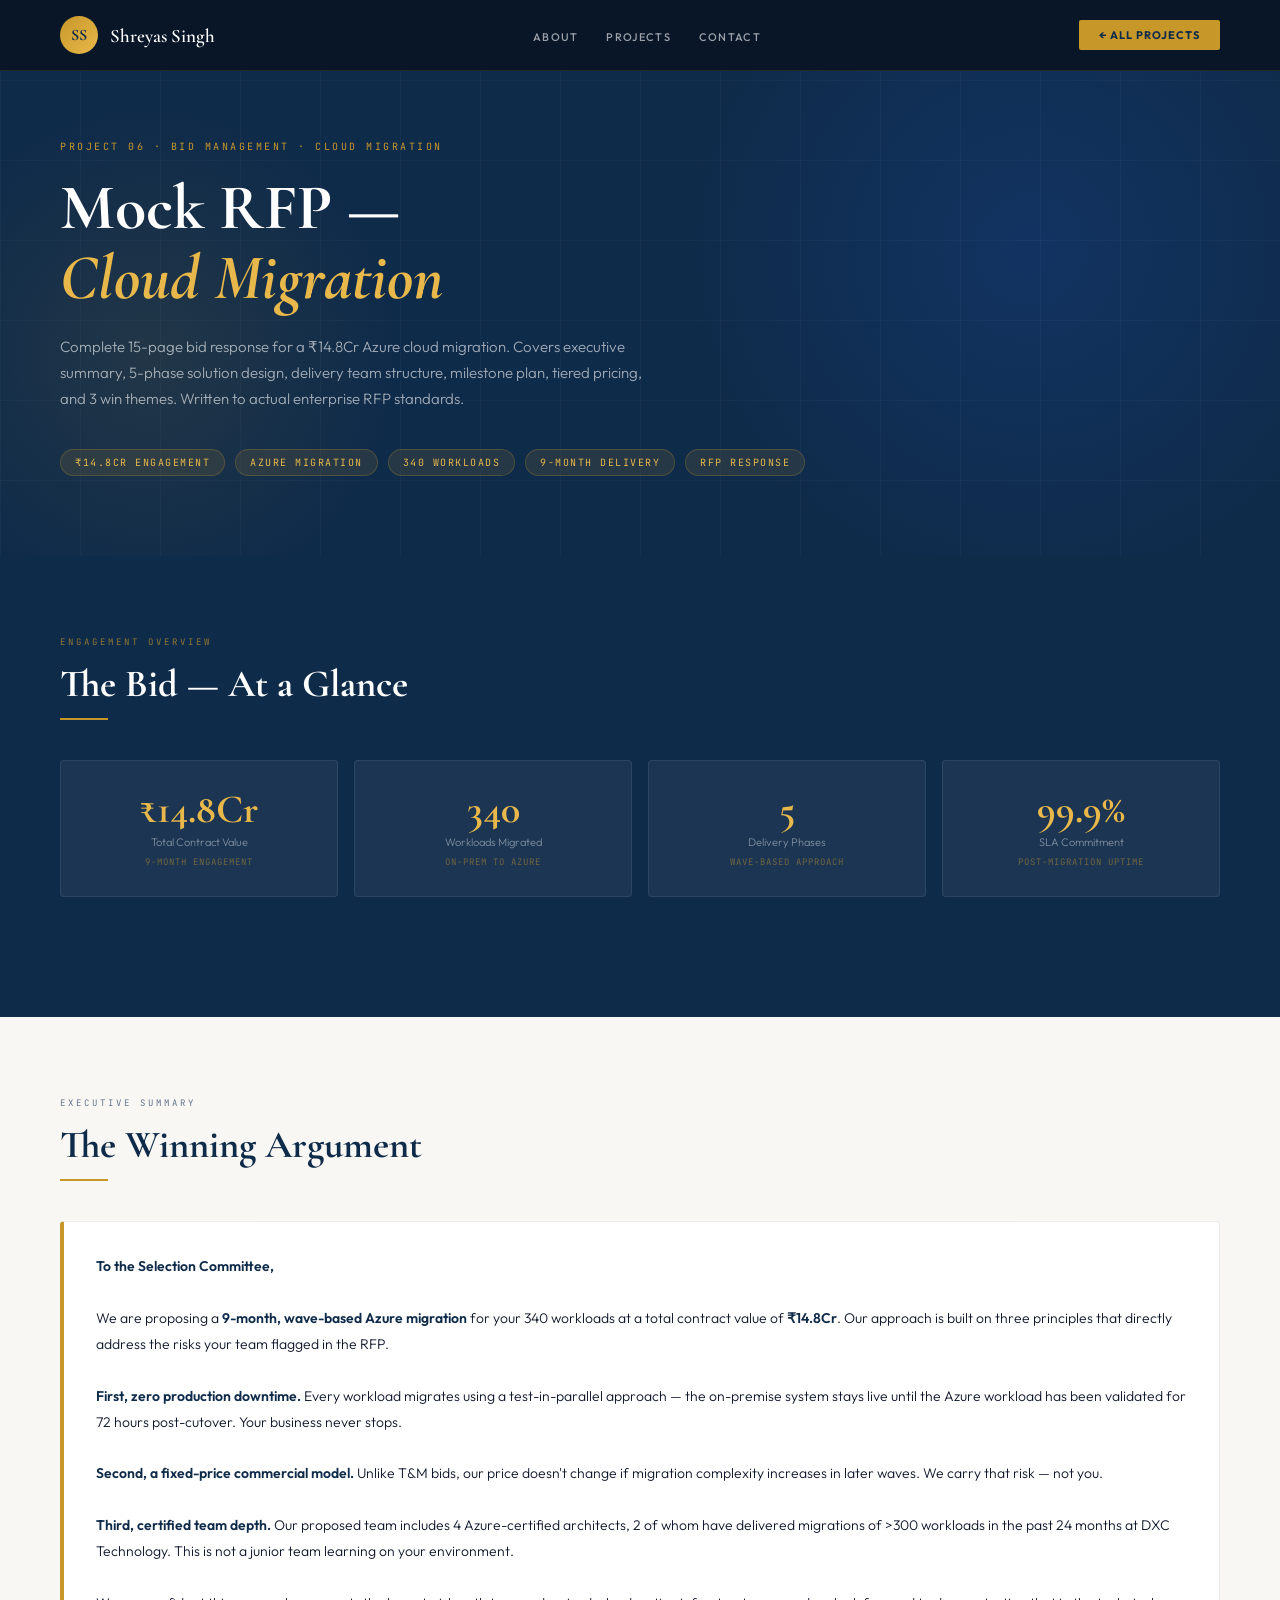
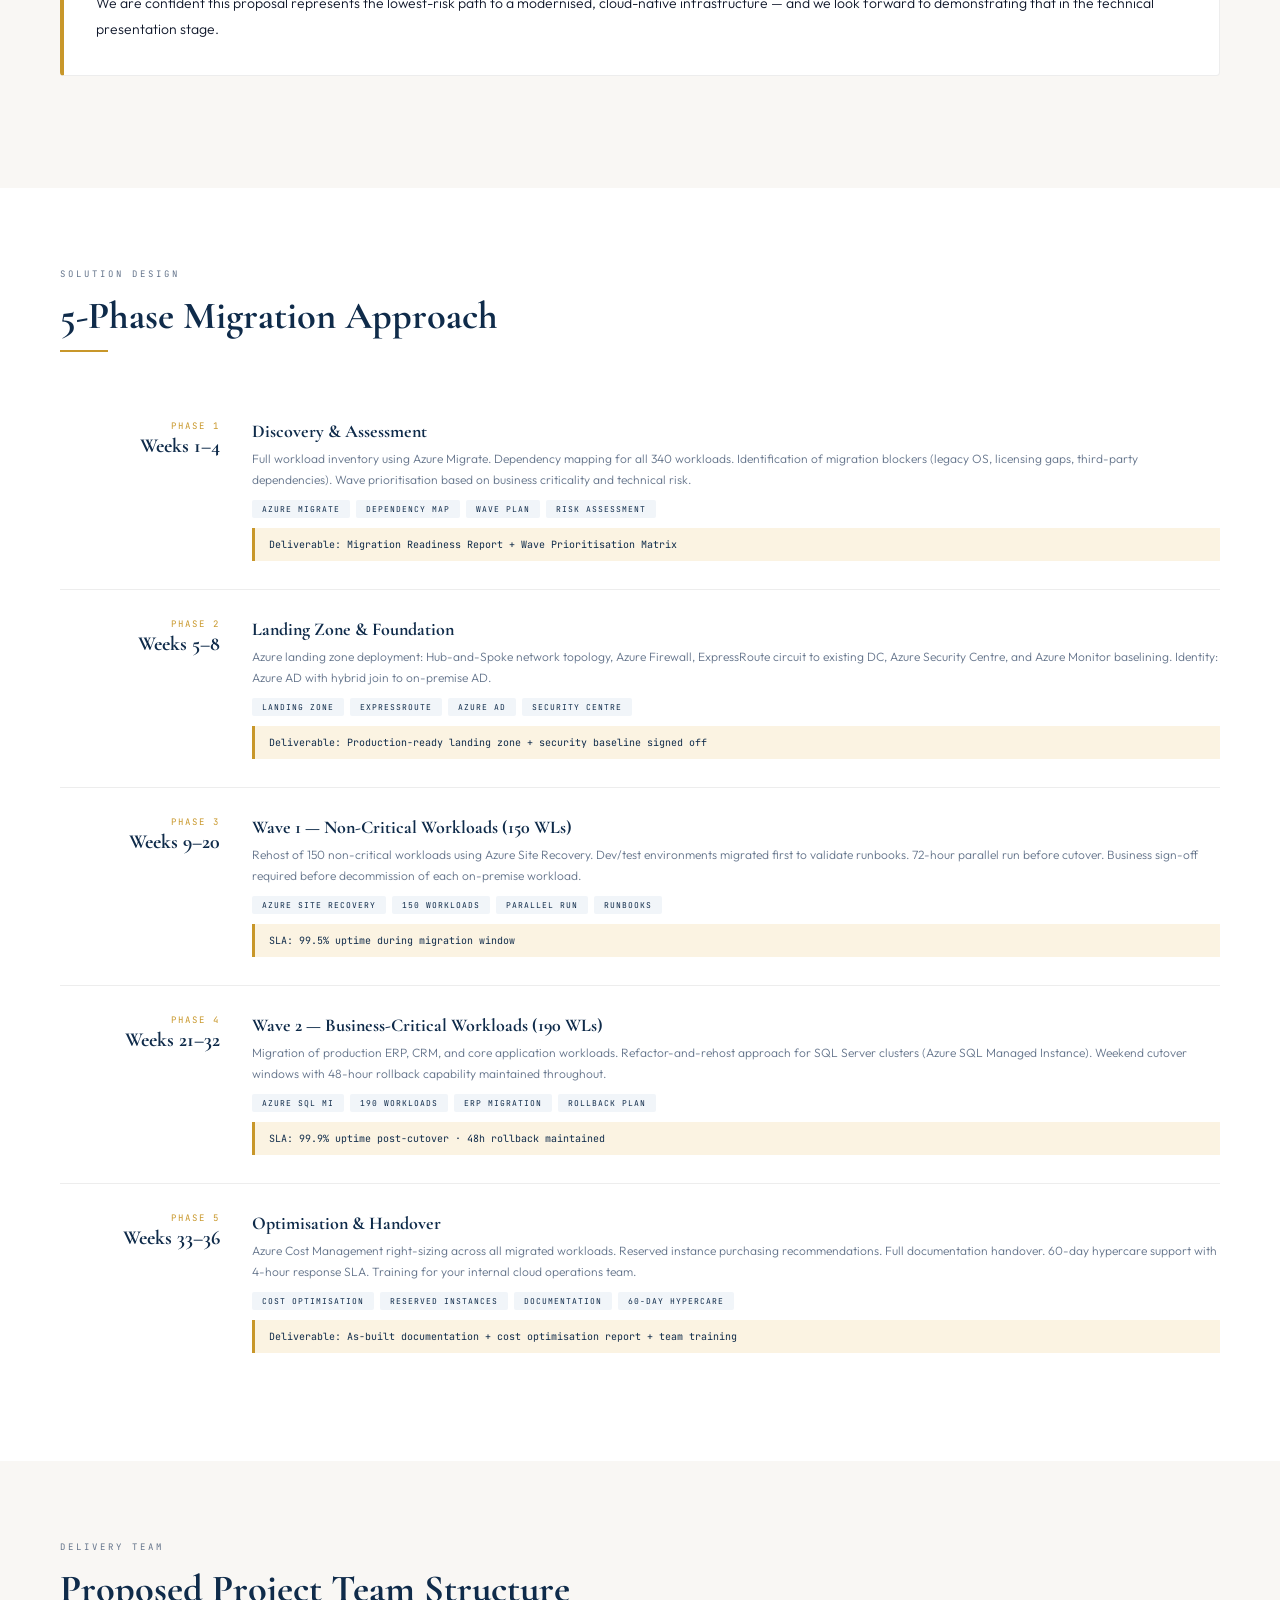
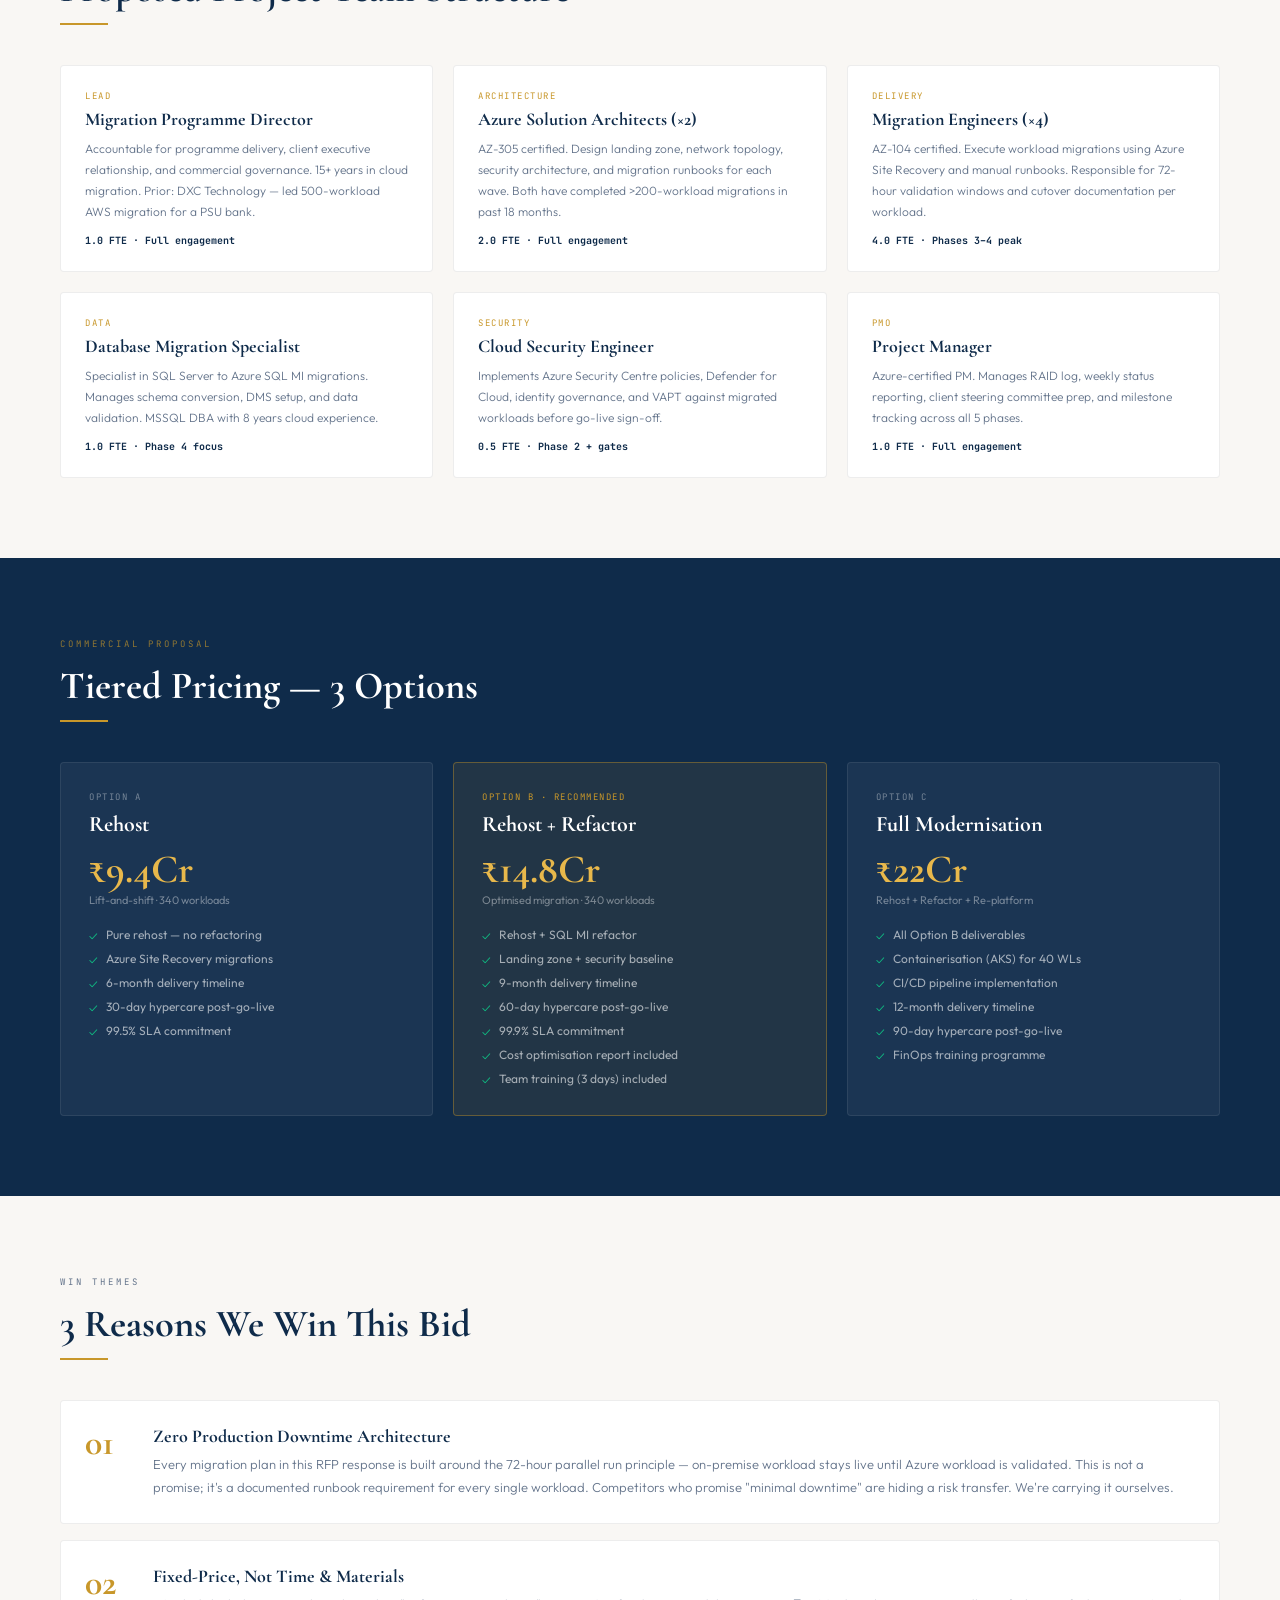
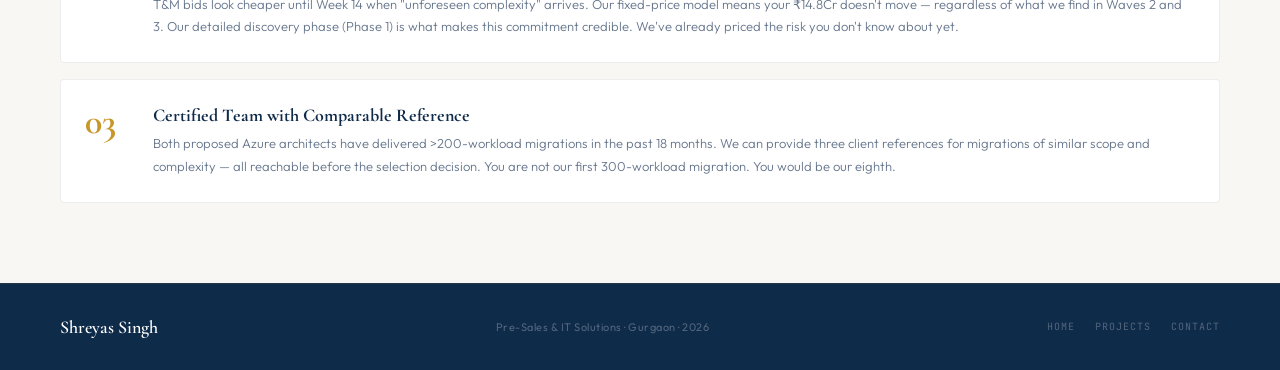
<file: portfolio/project6_rfp_response.html>
<!doctype html>
<html lang="en">
<head>
  <meta charset="UTF-8" />
  <meta name="viewport" content="width=device-width, initial-scale=1.0" />
  <title>Mock RFP — Cloud Migration · Shreyas Singh</title>
  <link rel="preconnect" href="https://fonts.googleapis.com" />
  <link rel="preconnect" href="https://fonts.gstatic.com" crossorigin />
  <link href="https://fonts.googleapis.com/css2?family=Cormorant+Garamond:ital,wght@0,400;0,600;0,700;1,400&family=Outfit:wght@300;400;500;600;700&family=JetBrains+Mono:wght@400;500&display=swap" rel="stylesheet" />
  <style>
    :root{--navy:#0f2b4a;--navy-m:#142848;--navy-l:#1e3d6e;--gold:#c8972a;--gold-l:#e8b84b;--gold-p:#fbf3e2;--cream:#f9f7f4;--white:#ffffff;--grey:#64748b;--grey-l:#f1f5f9;--grey-b:#e2e8f0;--text:#0f172a;--border:rgba(0,0,0,0.07);--green:#10b981;--blue:#2563eb;--red:#ef4444;}
    *{margin:0;padding:0;box-sizing:border-box;}html{scroll-behavior:smooth;}
    body{font-family:"Outfit",sans-serif;background:var(--cream);color:var(--text);overflow-x:hidden;-webkit-font-smoothing:antialiased;}
    ::-webkit-scrollbar{width:3px;}::-webkit-scrollbar-thumb{background:var(--gold);border-radius:2px;}
    body > nav{position:fixed;top:0;left:0;right:0;z-index:1000;display:flex;align-items:center;justify-content:space-between;padding:16px 60px;background:rgba(10,22,40,0.97);backdrop-filter:blur(20px);border-bottom:1px solid rgba(200,151,42,0.15);}
    .nav-brand{display:flex;align-items:center;gap:12px;text-decoration:none;}
    .nav-mono{width:38px;height:38px;border-radius:50%;background:linear-gradient(135deg,var(--gold),var(--gold-l));display:flex;align-items:center;justify-content:center;font-family:"Cormorant Garamond",serif;font-size:16px;font-weight:700;color:var(--navy);}
    .nav-name{font-family:"Cormorant Garamond",serif;font-size:19px;font-weight:600;color:var(--white);}
    .nav-links{display:flex;gap:28px;list-style:none;}
    .nav-links a{color:rgba(255,255,255,0.6);text-decoration:none;font-size:11px;font-weight:500;letter-spacing:1.3px;text-transform:uppercase;transition:color 0.2s;}
    .nav-links a:hover{color:var(--gold-l);}
    .nav-back{background:var(--gold);color:var(--navy);padding:8px 20px;font-size:11px;font-weight:700;letter-spacing:1px;text-transform:uppercase;text-decoration:none;border-radius:2px;transition:all 0.2s;}
    .nav-back:hover{background:var(--gold-l);}
    .proj-hero{min-height:54vh;background:var(--navy);display:flex;align-items:center;position:relative;overflow:hidden;padding:140px 60px 80px;}
    .orb1{position:absolute;width:700px;height:700px;border-radius:50%;background:radial-gradient(circle,rgba(37,99,235,0.15) 0%,transparent 70%);right:-100px;top:-100px;pointer-events:none;}
    .orb2{position:absolute;width:500px;height:500px;border-radius:50%;background:radial-gradient(circle,rgba(200,151,42,0.1) 0%,transparent 70%);left:-100px;bottom:-50px;pointer-events:none;}
    .hero-grid{position:absolute;inset:0;background-image:linear-gradient(rgba(255,255,255,0.025) 1px,transparent 1px),linear-gradient(90deg,rgba(255,255,255,0.025) 1px,transparent 1px);background-size:80px 80px;}
    .proj-hero-c{position:relative;z-index:2;max-width:860px;}
    .proj-eyebrow{font-family:"JetBrains Mono",monospace;font-size:10px;letter-spacing:2.5px;text-transform:uppercase;color:var(--gold);margin-bottom:20px;}
    .proj-hero-c h1{font-family:"Cormorant Garamond",serif;font-size:clamp(40px,5vw,64px);font-weight:700;color:var(--white);line-height:1.1;margin-bottom:20px;}
    .proj-hero-c h1 em{font-style:italic;color:var(--gold-l);}
    .proj-hero-desc{font-size:15px;line-height:1.75;color:rgba(255,255,255,0.6);max-width:600px;margin-bottom:36px;font-weight:300;}
    .hero-badges{display:flex;flex-wrap:wrap;gap:10px;}
    .badge{background:rgba(200,151,42,0.12);border:1px solid rgba(200,151,42,0.25);color:var(--gold-l);font-size:10px;font-family:"JetBrains Mono",monospace;letter-spacing:1.5px;text-transform:uppercase;padding:6px 14px;border-radius:100px;}
    section{padding:80px 60px;}
    .sec-tag{font-family:"JetBrains Mono",monospace;font-size:9px;letter-spacing:3px;text-transform:uppercase;color:var(--grey);margin-bottom:14px;}
    h2{font-family:"Cormorant Garamond",serif;font-size:clamp(28px,3vw,40px);font-weight:700;color:var(--navy);margin-bottom:12px;line-height:1.15;}
    h2.ld{color:var(--white);}
    .rule{width:48px;height:2px;background:var(--gold);margin-bottom:40px;}

    /* Engagement snapshot */
    #snapshot{background:var(--navy);}
    .snap-grid{display:grid;grid-template-columns:repeat(4,1fr);gap:16px;margin-bottom:40px;}
    .snap-tile{background:rgba(255,255,255,0.05);border:1px solid rgba(255,255,255,0.08);padding:28px 20px;text-align:center;border-radius:4px;}
    .snap-n{font-family:"Cormorant Garamond",serif;font-size:40px;font-weight:700;color:var(--gold-l);line-height:1;margin-bottom:6px;}
    .snap-l{font-size:11px;color:rgba(255,255,255,0.45);line-height:1.4;font-weight:300;}
    .snap-sub{font-family:"JetBrains Mono",monospace;font-size:9px;color:rgba(200,151,42,0.5);letter-spacing:1px;margin-top:6px;text-transform:uppercase;}

    /* Executive summary */
    #exec-summary{background:var(--cream);}
    .es-box{background:var(--white);border:1px solid var(--border);border-left:4px solid var(--gold);padding:32px;border-radius:4px;margin-bottom:32px;}
    .es-box p{font-size:14px;line-height:1.85;color:var(--text);font-weight:300;}
    .es-box strong{color:var(--navy);font-weight:600;}

    /* 5-phase solution */
    #phases{background:var(--white);}
    .phase-list{display:flex;flex-direction:column;gap:0;}
    .phase-item{display:grid;grid-template-columns:160px 1fr;gap:32px;padding:28px 0;border-bottom:1px solid var(--border);}
    .phase-item:last-child{border-bottom:none;}
    .phase-left{text-align:right;}
    .phase-num{font-family:"JetBrains Mono",monospace;font-size:9px;letter-spacing:2px;text-transform:uppercase;color:var(--gold);margin-bottom:4px;}
    .phase-dur{font-family:"Cormorant Garamond",serif;font-size:20px;font-weight:700;color:var(--navy);line-height:1;}
    .phase-right h4{font-family:"Cormorant Garamond",serif;font-size:18px;font-weight:700;color:var(--navy);margin-bottom:6px;}
    .phase-right p{font-size:12px;line-height:1.75;color:var(--grey);font-weight:300;margin-bottom:10px;}
    .phase-tags{display:flex;flex-wrap:wrap;gap:6px;}
    .phase-tag{font-family:"JetBrains Mono",monospace;font-size:8px;letter-spacing:1px;text-transform:uppercase;background:var(--grey-l);color:var(--navy);padding:4px 10px;border-radius:2px;}
    .phase-wl{margin-top:10px;background:var(--gold-p);border-left:3px solid var(--gold);padding:10px 14px;font-family:"JetBrains Mono",monospace;font-size:10px;color:var(--navy);}

    /* Team structure */
    #team{background:var(--cream);}
    .team-grid{display:grid;grid-template-columns:repeat(3,1fr);gap:20px;}
    .team-card{background:var(--white);border:1px solid var(--border);padding:24px;border-radius:4px;transition:all 0.2s;}
    .team-card:hover{border-color:var(--gold);}
    .team-role{font-family:"JetBrains Mono",monospace;font-size:9px;letter-spacing:1.5px;text-transform:uppercase;color:var(--gold);margin-bottom:6px;}
    .team-title{font-family:"Cormorant Garamond",serif;font-size:18px;font-weight:700;color:var(--navy);margin-bottom:8px;}
    .team-body{font-size:12px;line-height:1.75;color:var(--grey);font-weight:300;}
    .team-fte{margin-top:12px;font-family:"JetBrains Mono",monospace;font-size:10px;color:var(--navy);font-weight:700;}

    /* Pricing */
    #pricing{background:var(--navy);}
    .price-grid{display:grid;grid-template-columns:repeat(3,1fr);gap:20px;}
    .price-card{background:rgba(255,255,255,0.05);border:1px solid rgba(255,255,255,0.08);padding:28px;border-radius:4px;transition:all 0.2s;}
    .price-card.featured{background:rgba(200,151,42,0.1);border-color:rgba(200,151,42,0.4);}
    .price-label{font-family:"JetBrains Mono",monospace;font-size:9px;letter-spacing:1.5px;text-transform:uppercase;color:rgba(255,255,255,0.4);margin-bottom:8px;}
    .price-card.featured .price-label{color:var(--gold);}
    .price-name{font-family:"Cormorant Garamond",serif;font-size:22px;font-weight:700;color:var(--white);margin-bottom:12px;}
    .price-amount{font-family:"Cormorant Garamond",serif;font-size:40px;font-weight:700;color:var(--gold-l);line-height:1;margin-bottom:4px;}
    .price-period{font-size:11px;color:rgba(255,255,255,0.4);margin-bottom:20px;}
    .price-items{list-style:none;display:flex;flex-direction:column;gap:8px;}
    .price-items li{font-size:12px;color:rgba(255,255,255,0.6);display:flex;align-items:flex-start;gap:8px;}
    .price-items li::before{content:"✓";color:var(--green);font-size:11px;margin-top:2px;flex-shrink:0;}

    /* Win themes */
    #winthemes{background:var(--cream);}
    .wt-list{display:flex;flex-direction:column;gap:16px;}
    .wt-item{display:flex;align-items:flex-start;gap:20px;padding:24px;background:var(--white);border:1px solid var(--border);border-radius:4px;transition:all 0.2s;}
    .wt-item:hover{border-color:var(--gold);}
    .wt-num{font-family:"Cormorant Garamond",serif;font-size:36px;font-weight:700;color:var(--gold);min-width:48px;line-height:1;}
    .wt-body h4{font-family:"Cormorant Garamond",serif;font-size:18px;font-weight:700;color:var(--navy);margin-bottom:6px;}
    .wt-body p{font-size:13px;line-height:1.75;color:var(--grey);font-weight:300;}

    footer{background:var(--navy);padding:32px 60px;display:flex;align-items:center;justify-content:space-between;border-top:1px solid rgba(200,151,42,0.1);}
    .f-brand{font-family:"Cormorant Garamond",serif;font-size:18px;font-weight:600;color:var(--white);}
    .f-meta{font-size:11px;color:rgba(255,255,255,0.28);letter-spacing:0.5px;}
    .f-links{display:flex;gap:20px;}
    .f-links a{font-size:10px;color:rgba(255,255,255,0.28);text-decoration:none;letter-spacing:1px;text-transform:uppercase;font-family:"JetBrains Mono",monospace;transition:color 0.2s;}
    .f-links a:hover{color:var(--gold);}
    @media(max-width:960px){
      body > nav{padding:14px 20px;}.nav-links{display:none;}
      .proj-hero,section{padding-left:20px;padding-right:20px;}
      .snap-grid{grid-template-columns:repeat(2,1fr);}
      .phase-item{grid-template-columns:1fr;}.phase-left{text-align:left;}
      .team-grid,.price-grid{grid-template-columns:1fr;}
      footer{flex-direction:column;gap:12px;text-align:center;padding:24px 20px;}
    }
  </style>
</head>
<body>
<nav>
  <a href="../index.html" class="nav-brand"><div class="nav-mono">SS</div><span class="nav-name">Shreyas Singh</span></a>
  <ul class="nav-links">
    <li><a href="../index.html#about">About</a></li>
    <li><a href="../index.html#projects">Projects</a></li>
    <li><a href="../index.html#contact">Contact</a></li>
  </ul>
  <a href="../index.html#projects" class="nav-back">← All Projects</a>
</nav>

<section class="proj-hero">
  <div class="orb1"></div><div class="orb2"></div><div class="hero-grid"></div>
  <div class="proj-hero-c">
    <div class="proj-eyebrow">Project 06 · Bid Management · Cloud Migration</div>
    <h1>Mock RFP —<br /><em>Cloud Migration</em></h1>
    <p class="proj-hero-desc">
      Complete 15-page bid response for a ₹14.8Cr Azure cloud migration. Covers executive summary, 5-phase solution design, delivery team structure, milestone plan, tiered pricing, and 3 win themes. Written to actual enterprise RFP standards.
    </p>
    <div class="hero-badges">
      <span class="badge">₹14.8Cr Engagement</span>
      <span class="badge">Azure Migration</span>
      <span class="badge">340 Workloads</span>
      <span class="badge">9-Month Delivery</span>
      <span class="badge">RFP Response</span>
    </div>
  </div>
</section>

<!-- SNAPSHOT -->
<section id="snapshot">
  <div class="sec-tag" style="color:rgba(200,151,42,0.7)">Engagement Overview</div>
  <h2 class="ld">The Bid — At a Glance</h2>
  <div class="rule"></div>
  <div class="snap-grid">
    <div class="snap-tile"><div class="snap-n">₹14.8Cr</div><div class="snap-l">Total Contract Value</div><div class="snap-sub">9-Month Engagement</div></div>
    <div class="snap-tile"><div class="snap-n">340</div><div class="snap-l">Workloads Migrated</div><div class="snap-sub">On-prem to Azure</div></div>
    <div class="snap-tile"><div class="snap-n">5</div><div class="snap-l">Delivery Phases</div><div class="snap-sub">Wave-based approach</div></div>
    <div class="snap-tile"><div class="snap-n">99.9%</div><div class="snap-l">SLA Commitment</div><div class="snap-sub">Post-migration uptime</div></div>
  </div>
</section>

<!-- EXECUTIVE SUMMARY -->
<section id="exec-summary">
  <div class="sec-tag">Executive Summary</div>
  <h2>The Winning Argument</h2>
  <div class="rule"></div>
  <div class="es-box">
    <p><strong>To the Selection Committee,</strong><br/><br/>
    We are proposing a <strong>9-month, wave-based Azure migration</strong> for your 340 workloads at a total contract value of <strong>₹14.8Cr</strong>. Our approach is built on three principles that directly address the risks your team flagged in the RFP.<br/><br/>
    <strong>First, zero production downtime.</strong> Every workload migrates using a test-in-parallel approach — the on-premise system stays live until the Azure workload has been validated for 72 hours post-cutover. Your business never stops.<br/><br/>
    <strong>Second, a fixed-price commercial model.</strong> Unlike T&M bids, our price doesn't change if migration complexity increases in later waves. We carry that risk — not you.<br/><br/>
    <strong>Third, certified team depth.</strong> Our proposed team includes 4 Azure-certified architects, 2 of whom have delivered migrations of &gt;300 workloads in the past 24 months at DXC Technology. This is not a junior team learning on your environment.<br/><br/>
    We are confident this proposal represents the lowest-risk path to a modernised, cloud-native infrastructure — and we look forward to demonstrating that in the technical presentation stage.</p>
  </div>
</section>

<!-- 5-PHASE SOLUTION -->
<section id="phases">
  <div class="sec-tag">Solution Design</div>
  <h2>5-Phase Migration Approach</h2>
  <div class="rule"></div>
  <div class="phase-list">
    <div class="phase-item">
      <div class="phase-left"><div class="phase-num">Phase 1</div><div class="phase-dur">Weeks 1–4</div></div>
      <div class="phase-right">
        <h4>Discovery &amp; Assessment</h4>
        <p>Full workload inventory using Azure Migrate. Dependency mapping for all 340 workloads. Identification of migration blockers (legacy OS, licensing gaps, third-party dependencies). Wave prioritisation based on business criticality and technical risk.</p>
        <div class="phase-tags"><span class="phase-tag">Azure Migrate</span><span class="phase-tag">Dependency Map</span><span class="phase-tag">Wave Plan</span><span class="phase-tag">Risk Assessment</span></div>
        <div class="phase-wl">Deliverable: Migration Readiness Report + Wave Prioritisation Matrix</div>
      </div>
    </div>
    <div class="phase-item">
      <div class="phase-left"><div class="phase-num">Phase 2</div><div class="phase-dur">Weeks 5–8</div></div>
      <div class="phase-right">
        <h4>Landing Zone &amp; Foundation</h4>
        <p>Azure landing zone deployment: Hub-and-Spoke network topology, Azure Firewall, ExpressRoute circuit to existing DC, Azure Security Centre, and Azure Monitor baselining. Identity: Azure AD with hybrid join to on-premise AD.</p>
        <div class="phase-tags"><span class="phase-tag">Landing Zone</span><span class="phase-tag">ExpressRoute</span><span class="phase-tag">Azure AD</span><span class="phase-tag">Security Centre</span></div>
        <div class="phase-wl">Deliverable: Production-ready landing zone + security baseline signed off</div>
      </div>
    </div>
    <div class="phase-item">
      <div class="phase-left"><div class="phase-num">Phase 3</div><div class="phase-dur">Weeks 9–20</div></div>
      <div class="phase-right">
        <h4>Wave 1 — Non-Critical Workloads (150 WLs)</h4>
        <p>Rehost of 150 non-critical workloads using Azure Site Recovery. Dev/test environments migrated first to validate runbooks. 72-hour parallel run before cutover. Business sign-off required before decommission of each on-premise workload.</p>
        <div class="phase-tags"><span class="phase-tag">Azure Site Recovery</span><span class="phase-tag">150 Workloads</span><span class="phase-tag">Parallel Run</span><span class="phase-tag">Runbooks</span></div>
        <div class="phase-wl">SLA: 99.5% uptime during migration window</div>
      </div>
    </div>
    <div class="phase-item">
      <div class="phase-left"><div class="phase-num">Phase 4</div><div class="phase-dur">Weeks 21–32</div></div>
      <div class="phase-right">
        <h4>Wave 2 — Business-Critical Workloads (190 WLs)</h4>
        <p>Migration of production ERP, CRM, and core application workloads. Refactor-and-rehost approach for SQL Server clusters (Azure SQL Managed Instance). Weekend cutover windows with 48-hour rollback capability maintained throughout.</p>
        <div class="phase-tags"><span class="phase-tag">Azure SQL MI</span><span class="phase-tag">190 Workloads</span><span class="phase-tag">ERP Migration</span><span class="phase-tag">Rollback Plan</span></div>
        <div class="phase-wl">SLA: 99.9% uptime post-cutover · 48h rollback maintained</div>
      </div>
    </div>
    <div class="phase-item">
      <div class="phase-left"><div class="phase-num">Phase 5</div><div class="phase-dur">Weeks 33–36</div></div>
      <div class="phase-right">
        <h4>Optimisation &amp; Handover</h4>
        <p>Azure Cost Management right-sizing across all migrated workloads. Reserved instance purchasing recommendations. Full documentation handover. 60-day hypercare support with 4-hour response SLA. Training for your internal cloud operations team.</p>
        <div class="phase-tags"><span class="phase-tag">Cost Optimisation</span><span class="phase-tag">Reserved Instances</span><span class="phase-tag">Documentation</span><span class="phase-tag">60-Day Hypercare</span></div>
        <div class="phase-wl">Deliverable: As-built documentation + cost optimisation report + team training</div>
      </div>
    </div>
  </div>
</section>

<!-- TEAM -->
<section id="team">
  <div class="sec-tag">Delivery Team</div>
  <h2>Proposed Project Team Structure</h2>
  <div class="rule"></div>
  <div class="team-grid">
    <div class="team-card">
      <div class="team-role">Lead</div>
      <div class="team-title">Migration Programme Director</div>
      <div class="team-body">Accountable for programme delivery, client executive relationship, and commercial governance. 15+ years in cloud migration. Prior: DXC Technology — led 500-workload AWS migration for a PSU bank.</div>
      <div class="team-fte">1.0 FTE · Full engagement</div>
    </div>
    <div class="team-card">
      <div class="team-role">Architecture</div>
      <div class="team-title">Azure Solution Architects (×2)</div>
      <div class="team-body">AZ-305 certified. Design landing zone, network topology, security architecture, and migration runbooks for each wave. Both have completed &gt;200-workload migrations in past 18 months.</div>
      <div class="team-fte">2.0 FTE · Full engagement</div>
    </div>
    <div class="team-card">
      <div class="team-role">Delivery</div>
      <div class="team-title">Migration Engineers (×4)</div>
      <div class="team-body">AZ-104 certified. Execute workload migrations using Azure Site Recovery and manual runbooks. Responsible for 72-hour validation windows and cutover documentation per workload.</div>
      <div class="team-fte">4.0 FTE · Phases 3–4 peak</div>
    </div>
    <div class="team-card">
      <div class="team-role">Data</div>
      <div class="team-title">Database Migration Specialist</div>
      <div class="team-body">Specialist in SQL Server to Azure SQL MI migrations. Manages schema conversion, DMS setup, and data validation. MSSQL DBA with 8 years cloud experience.</div>
      <div class="team-fte">1.0 FTE · Phase 4 focus</div>
    </div>
    <div class="team-card">
      <div class="team-role">Security</div>
      <div class="team-title">Cloud Security Engineer</div>
      <div class="team-body">Implements Azure Security Centre policies, Defender for Cloud, identity governance, and VAPT against migrated workloads before go-live sign-off.</div>
      <div class="team-fte">0.5 FTE · Phase 2 + gates</div>
    </div>
    <div class="team-card">
      <div class="team-role">PMO</div>
      <div class="team-title">Project Manager</div>
      <div class="team-body">Azure-certified PM. Manages RAID log, weekly status reporting, client steering committee prep, and milestone tracking across all 5 phases.</div>
      <div class="team-fte">1.0 FTE · Full engagement</div>
    </div>
  </div>
</section>

<!-- PRICING -->
<section id="pricing">
  <div class="sec-tag" style="color:rgba(200,151,42,0.7)">Commercial Proposal</div>
  <h2 class="ld">Tiered Pricing — 3 Options</h2>
  <div class="rule"></div>
  <div class="price-grid">
    <div class="price-card">
      <div class="price-label">Option A</div>
      <div class="price-name">Rehost</div>
      <div class="price-amount">₹9.4Cr</div>
      <div class="price-period">Lift-and-shift · 340 workloads</div>
      <ul class="price-items">
        <li>Pure rehost — no refactoring</li>
        <li>Azure Site Recovery migrations</li>
        <li>6-month delivery timeline</li>
        <li>30-day hypercare post-go-live</li>
        <li>99.5% SLA commitment</li>
      </ul>
    </div>
    <div class="price-card featured">
      <div class="price-label">Option B · Recommended</div>
      <div class="price-name">Rehost + Refactor</div>
      <div class="price-amount">₹14.8Cr</div>
      <div class="price-period">Optimised migration · 340 workloads</div>
      <ul class="price-items">
        <li>Rehost + SQL MI refactor</li>
        <li>Landing zone + security baseline</li>
        <li>9-month delivery timeline</li>
        <li>60-day hypercare post-go-live</li>
        <li>99.9% SLA commitment</li>
        <li>Cost optimisation report included</li>
        <li>Team training (3 days) included</li>
      </ul>
    </div>
    <div class="price-card">
      <div class="price-label">Option C</div>
      <div class="price-name">Full Modernisation</div>
      <div class="price-amount">₹22Cr</div>
      <div class="price-period">Rehost + Refactor + Re-platform</div>
      <ul class="price-items">
        <li>All Option B deliverables</li>
        <li>Containerisation (AKS) for 40 WLs</li>
        <li>CI/CD pipeline implementation</li>
        <li>12-month delivery timeline</li>
        <li>90-day hypercare post-go-live</li>
        <li>FinOps training programme</li>
      </ul>
    </div>
  </div>
</section>

<!-- WIN THEMES -->
<section id="winthemes">
  <div class="sec-tag">Win Themes</div>
  <h2>3 Reasons We Win This Bid</h2>
  <div class="rule"></div>
  <div class="wt-list">
    <div class="wt-item">
      <div class="wt-num">01</div>
      <div class="wt-body">
        <h4>Zero Production Downtime Architecture</h4>
        <p>Every migration plan in this RFP response is built around the 72-hour parallel run principle — on-premise workload stays live until Azure workload is validated. This is not a promise; it's a documented runbook requirement for every single workload. Competitors who promise "minimal downtime" are hiding a risk transfer. We're carrying it ourselves.</p>
      </div>
    </div>
    <div class="wt-item">
      <div class="wt-num">02</div>
      <div class="wt-body">
        <h4>Fixed-Price, Not Time &amp; Materials</h4>
        <p>T&M bids look cheaper until Week 14 when "unforeseen complexity" arrives. Our fixed-price model means your ₹14.8Cr doesn't move — regardless of what we find in Waves 2 and 3. Our detailed discovery phase (Phase 1) is what makes this commitment credible. We've already priced the risk you don't know about yet.</p>
      </div>
    </div>
    <div class="wt-item">
      <div class="wt-num">03</div>
      <div class="wt-body">
        <h4>Certified Team with Comparable Reference</h4>
        <p>Both proposed Azure architects have delivered &gt;200-workload migrations in the past 18 months. We can provide three client references for migrations of similar scope and complexity — all reachable before the selection decision. You are not our first 300-workload migration. You would be our eighth.</p>
      </div>
    </div>
  </div>
</section>

<footer>
  <div class="f-brand">Shreyas Singh</div>
  <div class="f-meta">Pre-Sales &amp; IT Solutions · Gurgaon · 2026</div>
  <nav class="f-links"><a href="../index.html">Home</a><a href="../index.html#projects">Projects</a><a href="../index.html#contact">Contact</a></nav>
</footer>
</body>
</html>
</file>
<file: styles.css>
/* ══════════════════════════════════════════════
   ROOT VARIABLES & RESET
══════════════════════════════════════════════ */
      :root {
        --navy: #0f2b4a;
        --navy-m: #142848;
        --navy-l: #1e3d6e;
        --gold: #c8972a;
        --gold-l: #e8b84b;
        --gold-p: #fbf3e2;
        --cream: #f9f7f4;
        --white: #ffffff;
        --grey: #64748b;
        --grey-l: #f1f5f9;
        --grey-b: #e2e8f0;
        --text: #0f172a;
        --border: rgba(0, 0, 0, 0.07);
        --green: #10b981;
        --blue: #2563eb;
        --red: #ef4444;
      }
      * {
        margin: 0;
        padding: 0;
        box-sizing: border-box;
      }
      html {
        scroll-behavior: smooth;
      }
      body {
        font-family: "Outfit", sans-serif;
        background: var(--cream);
        color: var(--text);
        overflow-x: hidden;
        -webkit-font-smoothing: antialiased;
      }
      ::-webkit-scrollbar {
        width: 3px;
      }
      ::-webkit-scrollbar-thumb {
        background: var(--gold);
        border-radius: 2px;
      }

      /* ══ NAV ══ */
      body > nav {
        position: fixed;
        top: 0;
        left: 0;
        right: 0;
        z-index: 1000;
        display: flex;
        align-items: center;
        justify-content: space-between;
        padding: 24px 60px;
        background: rgba(10, 22, 40, 0.97);
        backdrop-filter: blur(20px);
        border-bottom: 1px solid rgba(200, 151, 42, 0.15);
        transition: padding 0.3s;
      }
      .nav-brand {
        display: flex;
        align-items: center;
        gap: 12px;
      }
      .nav-mono {
        width: 38px;
        height: 38px;
        border-radius: 50%;
        background: linear-gradient(135deg, var(--gold), var(--gold-l));
        display: flex;
        align-items: center;
        justify-content: center;
        font-family: "Cormorant Garamond", serif;
        font-size: 16px;
        font-weight: 700;
        color: var(--navy);
      }
      .nav-name {
        font-family: "Cormorant Garamond", serif;
        font-size: 19px;
        font-weight: 600;
        color: var(--white);
      }
      .nav-links {
        display: flex;
        gap: 28px;
        list-style: none;
        align-items: center;
      }
      .nav-links a {
        color: rgba(255, 255, 255, 0.6);
        text-decoration: none;
        font-size: 11px;
        font-weight: 500;
        letter-spacing: 1.3px;
        text-transform: uppercase;
        transition: color 0.2s;
        position: relative;
        padding-bottom: 2px;
      }
      .nav-links a::after {
        content: "";
        position: absolute;
        bottom: -2px;
        left: 0;
        width: 0;
        height: 1px;
        background: var(--gold-l);
        transition: width 0.2s;
      }
      .nav-links a:hover {
        color: var(--gold-l);
      }
      .nav-links a:hover::after {
        width: 100%;
      }
      .nav-actions {
        display: flex;
        align-items: center;
        gap: 12px;
      }
      .nav-ventures-btn {
        background: transparent;
        color: var(--gold);
        border: 1px solid rgba(200, 151, 42, 0.5);
        padding: 7px 16px;
        font-size: 11px;
        font-weight: 700;
        letter-spacing: 1px;
        text-transform: uppercase;
        text-decoration: none;
        border-radius: 2px;
        transition: all 0.2s;
      }
      .nav-ventures-btn:hover {
        background: var(--gold);
        color: var(--navy);
        border-color: var(--gold);
      }
      .nav-cta {
        background: var(--gold);
        color: var(--navy);
        padding: 8px 20px;
        font-size: 11px;
        font-weight: 700;
        letter-spacing: 1px;
        text-transform: uppercase;
        text-decoration: none;
        border-radius: 2px;
        transition: all 0.2s;
      }
      .nav-cta:hover {
        background: var(--gold-l);
      }
      .nav-hamburger {
        display: none;
        flex-direction: column;
        gap: 5px;
        background: none;
        border: none;
        cursor: pointer;
        padding: 4px;
      }
      .nav-hamburger span {
        display: block;
        width: 22px;
        height: 2px;
        background: rgba(255, 255, 255, 0.8);
        border-radius: 2px;
        transition: all 0.25s;
        transform-origin: center;
      }
      .nav-hamburger.open span:nth-child(1) {
        transform: translateY(7px) rotate(45deg);
      }
      .nav-hamburger.open span:nth-child(2) {
        opacity: 0;
        transform: scaleX(0);
      }
      .nav-hamburger.open span:nth-child(3) {
        transform: translateY(-7px) rotate(-45deg);
      }
      /* Mobile slide-down menu */
      .mobile-menu {
        display: none;
        position: fixed;
        top: 0;
        left: 0;
        right: 0;
        bottom: 0;
        background: rgba(10, 22, 40, 0.98);
        backdrop-filter: blur(24px);
        z-index: 999;
        flex-direction: column;
        align-items: center;
        justify-content: center;
        gap: 0;
        padding: 80px 40px 40px;
      }
      .mobile-menu.open {
        display: flex;
      }
      .mobile-menu ul {
        list-style: none;
        text-align: center;
        width: 100%;
      }
      .mobile-menu ul li {
        border-bottom: 1px solid rgba(255, 255, 255, 0.06);
      }
      .mobile-menu ul li:first-child {
        border-top: 1px solid rgba(255, 255, 255, 0.06);
      }
      .mobile-menu ul li a {
        display: block;
        padding: 18px 0;
        color: rgba(255, 255, 255, 0.75);
        text-decoration: none;
        font-size: 13px;
        font-weight: 500;
        letter-spacing: 1.5px;
        text-transform: uppercase;
        transition: color 0.2s;
      }
      .mobile-menu ul li a:hover {
        color: var(--gold-l);
      }
      .mobile-menu .mobile-cta {
        display: inline-block;
        margin-top: 32px;
        background: var(--gold);
        color: var(--navy) !important;
        padding: 12px 36px;
        font-size: 12px;
        font-weight: 700;
        letter-spacing: 1.2px;
        text-transform: uppercase;
        text-decoration: none;
        border-radius: 2px;
      }
      .mobile-menu .mobile-ventures {
        display: inline-block;
        margin-top: 16px;
        border: 1px solid rgba(200, 151, 42, 0.5);
        color: var(--gold) !important;
        padding: 11px 32px;
        font-size: 12px;
        font-weight: 700;
        letter-spacing: 1.2px;
        text-transform: uppercase;
        text-decoration: none;
        border-radius: 2px;
      }

      /* ══ HERO ══ */
      .hero {
        min-height: 100vh;
        background: var(--navy);
        display: flex;
        align-items: center;
        position: relative;
        overflow: hidden;
        padding: 140px 60px 100px;
      }
      .orb1 {
        position: absolute;
        width: 700px;
        height: 700px;
        border-radius: 50%;
        background: radial-gradient(
          circle,
          rgba(37, 99, 235, 0.15) 0%,
          transparent 70%
        );
        right: -100px;
        top: -100px;
        pointer-events: none;
      }
      .orb2 {
        position: absolute;
        width: 500px;
        height: 500px;
        border-radius: 50%;
        background: radial-gradient(
          circle,
          rgba(200, 151, 42, 0.1) 0%,
          transparent 70%
        );
        left: -100px;
        bottom: -50px;
        pointer-events: none;
      }
      .hero-grid {
        position: absolute;
        inset: 0;
        background-image:
          linear-gradient(rgba(255, 255, 255, 0.025) 1px, transparent 1px),
          linear-gradient(
            90deg,
            rgba(255, 255, 255, 0.025) 1px,
            transparent 1px
          );
        background-size: 80px 80px;
      }
      .hero-c {
        position: relative;
        z-index: 2;
        max-width: 860px;
      }
      .hero-tag {
        display: inline-flex;
        align-items: center;
        gap: 12px;
        background: rgba(200, 151, 42, 0.12);
        border: 1px solid rgba(200, 151, 42, 0.25);
        padding: 8px 18px;
        border-radius: 100px;
        font-size: 11px;
        font-weight: 600;
        letter-spacing: 2px;
        text-transform: uppercase;
        color: var(--gold-l);
        margin-bottom: 32px;
        animation: up 0.7s ease both;
      }
      .dot {
        width: 6px;
        height: 6px;
        border-radius: 50%;
        background: var(--gold-l);
        animation: breathe 2.5s infinite;
      }
      @keyframes breathe {
        0%,
        100% {
          opacity: 1;
          transform: scale(1);
        }
        50% {
          opacity: 0.4;
          transform: scale(1.5);
        }
      }
      h1 {
        font-family: "Cormorant Garamond", serif;
        font-size: clamp(54px, 7.5vw, 96px);
        font-weight: 700;
        line-height: 0.95;
        color: var(--white);
        margin-bottom: 8px;
        animation: up 0.7s 0.1s ease both;
      }
      h1 em {
        color: var(--gold-l);
        font-style: italic;
      }
      .hero-role {
        font-family: "Cormorant Garamond", serif;
        font-size: clamp(18px, 2.5vw, 28px);
        color: rgba(255, 255, 255, 0.38);
        font-style: italic;
        margin-bottom: 28px;
        animation: up 0.7s 0.2s ease both;
      }
      .hero-desc {
        font-size: 15px;
        line-height: 1.85;
        color: rgba(255, 255, 255, 0.55);
        max-width: 540px;
        margin-bottom: 48px;
        font-weight: 300;
        animation: up 0.7s 0.3s ease both;
      }
      .hero-stats {
        display: flex;
        gap: 0;
        margin-bottom: 48px;
        animation: up 0.7s 0.4s ease both;
      }
      .stat {
        padding: 20px 36px 20px 0;
        margin-right: 36px;
        border-right: 1px solid rgba(255, 255, 255, 0.08);
      }
      .stat:last-child {
        border: none;
      }
      .stat-n {
        font-family: "Cormorant Garamond", serif;
        font-size: 42px;
        font-weight: 700;
        color: var(--gold-l);
        line-height: 1;
      }
      .stat-l {
        font-size: 10px;
        color: rgba(255, 255, 255, 0.35);
        text-transform: uppercase;
        letter-spacing: 1.2px;
        margin-top: 4px;
        font-family: "JetBrains Mono", monospace;
      }
      .hero-btns {
        display: flex;
        gap: 14px;
        flex-wrap: wrap;
        animation: up 0.7s 0.5s ease both;
      }
      .btn-g {
        background: var(--gold);
        color: var(--navy);
        padding: 14px 32px;
        font-size: 11px;
        font-weight: 700;
        letter-spacing: 1.2px;
        text-transform: uppercase;
        text-decoration: none;
        border: 2px solid var(--gold);
        transition: all 0.25s;
        border-radius: 2px;
      }
      .btn-g:hover {
        background: transparent;
        color: var(--gold-l);
        border-color: var(--gold-l);
      }
      .btn-o {
        background: transparent;
        color: rgba(255, 255, 255, 0.7);
        padding: 14px 32px;
        font-size: 11px;
        font-weight: 500;
        letter-spacing: 1.2px;
        text-transform: uppercase;
        text-decoration: none;
        border: 2px solid rgba(255, 255, 255, 0.15);
        transition: all 0.25s;
        border-radius: 2px;
      }
      .btn-o:hover {
        border-color: var(--gold-l);
        color: var(--gold-l);
      }
      @keyframes up {
        from {
          opacity: 0;
          transform: translateY(24px);
        }
        to {
          opacity: 1;
          transform: translateY(0);
        }
      }

      /* ══ SHARED SECTIONS ══ */
      section {
        padding: 100px 60px;
      }
      .sec-tag {
        font-family: "JetBrains Mono", monospace;
        font-size: 10px;
        letter-spacing: 3.5px;
        text-transform: uppercase;
        color: var(--gold);
        margin-bottom: 12px;
      }
      h2 {
        font-family: "Cormorant Garamond", serif;
        font-size: clamp(32px, 4vw, 50px);
        font-weight: 700;
        color: var(--navy);
        margin-bottom: 18px;
        line-height: 1.15;
      }
      h2.ld {
        color: var(--white);
      }
      .rule {
        width: 48px;
        height: 3px;
        background: var(--gold);
        margin-bottom: 56px;
      }

      /* ══ ABOUT ══ */
      #about {
        background: var(--white);
      }
      .about-g {
        display: grid;
        grid-template-columns: 1.1fr 0.9fr;
        gap: 72px;
      }
      .about-body p {
        font-size: 15px;
        line-height: 1.9;
        color: var(--grey);
        margin-bottom: 20px;
        font-weight: 300;
      }
      .about-body strong {
        color: var(--navy);
        font-weight: 600;
      }
      .pills-label {
        font-family: "JetBrains Mono", monospace;
        font-size: 9px;
        letter-spacing: 3px;
        text-transform: uppercase;
        color: var(--gold);
        margin: 36px 0 14px;
      }
      .pills {
        display: flex;
        flex-wrap: wrap;
        gap: 8px;
      }
      .pill {
        background: var(--cream);
        border: 1px solid var(--border);
        color: var(--navy-l);
        font-size: 11px;
        font-weight: 500;
        padding: 6px 14px;
        border-radius: 100px;
        transition: all 0.2s;
        cursor: default;
      }
      .pill:hover {
        background: var(--gold-p);
        border-color: var(--gold);
      }
      .tl {
        position: relative;
        padding-left: 18px;
      }
      .tl::before {
        content: "";
        position: absolute;
        left: 0;
        top: 8px;
        bottom: 8px;
        width: 1px;
        background: linear-gradient(
          to bottom,
          var(--gold),
          rgba(200, 151, 42, 0.1)
        );
      }
      .te {
        margin-bottom: 28px;
        position: relative;
      }
      .td {
        position: absolute;
        left: -22px;
        top: 7px;
        width: 8px;
        height: 8px;
        border-radius: 50%;
        background: var(--gold);
        border: 2px solid var(--white);
        box-shadow: 0 0 0 3px rgba(200, 151, 42, 0.2);
      }
      .tw {
        font-family: "JetBrains Mono", monospace;
        font-size: 9px;
        color: var(--gold);
        letter-spacing: 1px;
        margin-bottom: 4px;
      }
      .tr {
        font-size: 14px;
        font-weight: 600;
        color: var(--navy);
      }
      .to {
        font-size: 12px;
        color: var(--grey);
        margin-bottom: 6px;
      }
      .tn {
        font-size: 12px;
        line-height: 1.7;
        color: var(--grey);
        font-weight: 300;
      }

      /* ══ EDUCATION ══ */
      #education {
        background: var(--navy);
      }
      .edu-g {
        display: grid;
        grid-template-columns: repeat(2, 1fr);
        gap: 20px;
      }
      .edu-card {
        background: rgba(255, 255, 255, 0.04);
        border: 1px solid rgba(255, 255, 255, 0.07);
        padding: 32px;
        position: relative;
        overflow: hidden;
        transition: all 0.3s;
      }
      .edu-card::before {
        content: "";
        position: absolute;
        top: 0;
        left: 0;
        right: 0;
        height: 2px;
        background: linear-gradient(90deg, var(--gold), var(--blue));
        transform: scaleX(0);
        transform-origin: left;
        transition: transform 0.35s;
      }
      .edu-card:hover::before {
        transform: scaleX(1);
      }
      .edu-card:hover {
        background: rgba(255, 255, 255, 0.07);
      }
      .edu-type {
        font-family: "JetBrains Mono", monospace;
        font-size: 9px;
        letter-spacing: 2.5px;
        text-transform: uppercase;
        color: var(--gold);
        margin-bottom: 12px;
      }
      .edu-deg {
        font-family: "Cormorant Garamond", serif;
        font-size: 19px;
        font-weight: 700;
        color: var(--white);
        margin-bottom: 5px;
        line-height: 1.3;
      }
      .edu-sch {
        font-size: 13px;
        color: rgba(255, 255, 255, 0.5);
        margin-bottom: 3px;
      }
      .edu-det {
        font-size: 11px;
        color: rgba(255, 255, 255, 0.28);
        font-family: "JetBrains Mono", monospace;
      }

      /* ══ ACHIEVEMENTS ══ */
      #achievements {
        background: var(--cream);
      }
      .ach-g {
        display: grid;
        grid-template-columns: repeat(4, 1fr);
        gap: 3px;
      }
      .ach-tile {
        background: var(--white);
        padding: 40px 32px;
        position: relative;
        overflow: hidden;
        transition: all 0.3s;
        border: 1px solid var(--border);
      }
      .ach-tile:hover {
        transform: translateY(-4px);
        box-shadow: 0 20px 40px rgba(0, 0, 0, 0.07);
      }
      .ach-tile::after {
        content: "";
        position: absolute;
        bottom: 0;
        left: 0;
        right: 0;
        height: 3px;
        background: linear-gradient(90deg, var(--gold), var(--blue));
        transform: scaleX(0);
        transform-origin: left;
        transition: transform 0.3s;
      }
      .ach-tile:hover::after {
        transform: scaleX(1);
      }
      .ach-icon {
        font-size: 28px;
        margin-bottom: 20px;
        display: block;
      }
      .ach-big {
        font-family: "Cormorant Garamond", serif;
        font-size: 48px;
        font-weight: 700;
        color: var(--navy);
        line-height: 1;
        margin-bottom: 8px;
      }
      .ach-big span {
        color: var(--gold);
      }
      .ach-copy {
        font-size: 12px;
        color: var(--grey);
        line-height: 1.6;
        font-weight: 300;
      }

      /* ══════════════════════════════════════════════
   PRESENTATION DECK VIEWER — Full Interactive
══════════════════════════════════════════════ */
      #presentations {
        background: var(--navy);
        position: relative;
        overflow: hidden;
      }
      #presentations::before {
        content: "";
        position: absolute;
        inset: 0;
        background: linear-gradient(
          135deg,
          rgba(200, 151, 42, 0.05) 0%,
          transparent 50%,
          rgba(37, 99, 235, 0.05) 100%
        );
        pointer-events: none;
      }

      .deck-nav {
        display: flex;
        gap: 12px;
        margin-bottom: 48px;
        flex-wrap: wrap;
      }
      .deck-tab {
        background: rgba(255, 255, 255, 0.06);
        border: 1px solid rgba(255, 255, 255, 0.1);
        color: rgba(255, 255, 255, 0.55);
        padding: 10px 22px;
        border-radius: 100px;
        font-size: 12px;
        font-weight: 500;
        cursor: pointer;
        transition: all 0.25s;
        font-family: "Outfit", sans-serif;
      }
      .deck-tab:hover {
        border-color: rgba(200, 151, 42, 0.4);
        color: var(--gold-l);
      }
      .deck-tab.active {
        background: var(--gold);
        border-color: var(--gold);
        color: var(--navy);
        font-weight: 700;
      }

      .deck-viewer {
        background: rgba(0, 0, 0, 0.3);
        border: 1px solid rgba(255, 255, 255, 0.08);
        border-radius: 4px;
        overflow: hidden;
        position: relative;
      }
      .deck-header {
        background: rgba(0, 0, 0, 0.4);
        padding: 14px 20px;
        display: flex;
        align-items: center;
        justify-content: space-between;
        border-bottom: 1px solid rgba(255, 255, 255, 0.06);
      }
      .deck-title-bar {
        font-family: "JetBrains Mono", monospace;
        font-size: 11px;
        color: rgba(255, 255, 255, 0.4);
        letter-spacing: 1px;
      }
      .deck-counter {
        font-family: "JetBrains Mono", monospace;
        font-size: 11px;
        color: var(--gold);
      }
      .win-dots {
        display: flex;
        gap: 6px;
      }
      .win-dot {
        width: 10px;
        height: 10px;
        border-radius: 50%;
      }
      .win-dot.r {
        background: #ff5f57;
      }
      .win-dot.y {
        background: #ffbd2e;
      }
      .win-dot.g {
        background: #28c840;
      }

      /* Slide display area */
      .slide-area {
        position: relative;
        width: 100%;
        padding-bottom: 56.25%;
        background: #1a1a2e;
        overflow: hidden;
      }
      .slide-frame {
        position: absolute;
        inset: 0;
        display: none;
        align-items: center;
        justify-content: center;
      }
      .slide-frame.active {
        display: flex;
      }

      /* Individual slide designs */
      .slide {
        width: 100%;
        height: 100%;
        position: relative;
        overflow: hidden;
        display: flex;
        flex-direction: column;
      }

      /* Cover slide */
      .slide-cover {
        background: var(--navy);
      }
      .slide-cover .s-bg {
        position: absolute;
        inset: 0;
        background:
          radial-gradient(
            ellipse 60% 60% at 80% 50%,
            rgba(37, 99, 235, 0.2) 0%,
            transparent 60%
          ),
          radial-gradient(
            ellipse 40% 40% at 20% 80%,
            rgba(200, 151, 42, 0.12) 0%,
            transparent 50%
          );
        background-color: var(--navy);
      }
      .slide-cover .s-grid {
        position: absolute;
        inset: 0;
        background-image:
          linear-gradient(rgba(255, 255, 255, 0.03) 1px, transparent 1px),
          linear-gradient(90deg, rgba(255, 255, 255, 0.03) 1px, transparent 1px);
        background-size: 60px 60px;
      }
      .slide-cover .s-content {
        position: relative;
        z-index: 2;
        padding: 6% 8%;
        display: flex;
        flex-direction: column;
        justify-content: center;
        height: 100%;
      }

      .s-eyebrow {
        font-family: "JetBrains Mono", monospace;
        font-size: clamp(7px, 1.2vw, 11px);
        letter-spacing: 3px;
        text-transform: uppercase;
        color: var(--gold);
        margin-bottom: 3%;
      }
      .s-title {
        font-family: "Cormorant Garamond", serif;
        font-size: clamp(18px, 4.5vw, 52px);
        font-weight: 700;
        color: var(--white);
        line-height: 1.05;
        margin-bottom: 2%;
      }
      .s-title em {
        color: var(--gold-l);
        font-style: italic;
      }
      .s-sub {
        font-size: clamp(9px, 1.5vw, 15px);
        color: rgba(255, 255, 255, 0.5);
        max-width: 60%;
        line-height: 1.6;
        font-weight: 300;
        margin-bottom: 4%;
      }
      .s-author {
        font-family: "JetBrains Mono", monospace;
        font-size: clamp(7px, 1vw, 10px);
        color: rgba(200, 151, 42, 0.7);
        letter-spacing: 1px;
      }

      /* Stat slide */
      .slide-stats {
        background: var(--white);
      }
      .slide-stats .s-header {
        background: var(--navy);
        padding: 3% 6% 2.5%;
        border-bottom: 3px solid var(--gold);
      }
      .slide-stats .s-header-tag {
        font-family: "JetBrains Mono", monospace;
        font-size: clamp(7px, 1vw, 10px);
        color: var(--gold);
        letter-spacing: 2px;
        margin-bottom: 1%;
      }
      .slide-stats .s-header-title {
        font-family: "Cormorant Garamond", serif;
        font-size: clamp(14px, 2.5vw, 26px);
        font-weight: 700;
        color: var(--white);
      }
      .stat-cards {
        display: grid;
        grid-template-columns: repeat(4, 1fr);
        gap: 2px;
        flex: 1;
      }
      .stat-card {
        background: var(--grey-l);
        padding: 4% 3%;
        display: flex;
        flex-direction: column;
        justify-content: center;
      }
      .stat-card:nth-child(odd) {
        background: var(--white);
      }
      .sc-num {
        font-family: "Cormorant Garamond", serif;
        font-size: clamp(20px, 4vw, 44px);
        font-weight: 700;
        color: var(--navy);
        line-height: 1;
      }
      .sc-label {
        font-size: clamp(8px, 1.2vw, 12px);
        color: var(--gold);
        font-weight: 600;
        margin: 2% 0 1.5%;
        font-family: "JetBrains Mono", monospace;
        letter-spacing: 1px;
      }
      .sc-note {
        font-size: clamp(7px, 1vw, 11px);
        color: var(--grey);
        line-height: 1.4;
      }

      /* Dark info slide */
      .slide-dark {
        background: var(--navy);
      }
      .slide-dark .s-content {
        padding: 5% 6%;
        height: 100%;
        display: flex;
        flex-direction: column;
        justify-content: center;
      }
      .info-cards {
        display: grid;
        grid-template-columns: repeat(2, 1fr);
        gap: 2%;
        flex: 1;
      }
      .info-card {
        background: rgba(255, 255, 255, 0.05);
        border: 1px solid rgba(255, 255, 255, 0.08);
        padding: 4%;
        position: relative;
        overflow: hidden;
      }
      .info-card::before {
        content: "";
        position: absolute;
        top: 0;
        left: 0;
        width: 3px;
        height: 100%;
      }
      .info-card.gold::before {
        background: var(--gold);
      }
      .info-card.blue::before {
        background: var(--blue);
      }
      .info-card.green::before {
        background: var(--green);
      }
      .info-card.purple::before {
        background: #8b5cf6;
      }
      .ic-icon {
        font-size: clamp(14px, 2vw, 22px);
        margin-bottom: 3%;
      }
      .ic-title {
        font-size: clamp(9px, 1.4vw, 13px);
        font-weight: 700;
        color: var(--white);
        margin-bottom: 2%;
      }
      .ic-body {
        font-size: clamp(7px, 1.1vw, 11px);
        color: rgba(255, 255, 255, 0.55);
        line-height: 1.6;
      }

      /* Steps slide */
      .slide-steps {
        background: var(--cream);
      }
      .slide-steps .s-content {
        padding: 4% 6%;
        height: 100%;
        display: flex;
        flex-direction: column;
      }
      .steps-g {
        display: grid;
        grid-template-columns: repeat(4, 1fr);
        gap: 1.5%;
        flex: 1;
        margin-top: 2%;
      }
      .step-card {
        background: var(--white);
        border: 1px solid var(--border);
        padding: 3% 2.5%;
        position: relative;
        overflow: hidden;
      }
      .step-card::after {
        content: "";
        position: absolute;
        bottom: 0;
        left: 0;
        right: 0;
        height: 3px;
        background: var(--gold);
      }
      .step-num {
        font-family: "JetBrains Mono", monospace;
        font-size: clamp(7px, 1vw, 10px);
        color: var(--gold);
        letter-spacing: 1px;
        margin-bottom: 6%;
      }
      .step-title {
        font-size: clamp(9px, 1.3vw, 13px);
        font-weight: 700;
        color: var(--navy);
        margin-bottom: 4%;
      }
      .step-body {
        font-size: clamp(7px, 1vw, 10px);
        color: var(--grey);
        line-height: 1.5;
      }

      /* Achievement tiles slide */
      .slide-ach {
        background: #060c14;
      }
      .slide-ach .s-content {
        padding: 4% 6%;
        height: 100%;
        display: flex;
        flex-direction: column;
      }
      .ach-tiles-g {
        display: grid;
        grid-template-columns: repeat(2, 1fr);
        gap: 2%;
        flex: 1;
        margin-top: 2%;
      }
      .ach-tile-s {
        background: rgba(255, 255, 255, 0.04);
        border: 1px solid rgba(255, 255, 255, 0.07);
        padding: 4%;
        display: flex;
        flex-direction: column;
        justify-content: center;
        position: relative;
        overflow: hidden;
      }
      .ach-tile-s::before {
        content: "";
        position: absolute;
        top: 0;
        left: 0;
        right: 0;
        height: 2px;
        background: linear-gradient(90deg, var(--gold), var(--blue));
      }
      .ats-big {
        font-family: "Cormorant Garamond", serif;
        font-size: clamp(24px, 5vw, 56px);
        font-weight: 700;
        color: var(--gold-l);
        line-height: 1;
        margin-bottom: 3%;
      }
      .ats-label {
        font-size: clamp(9px, 1.3vw, 13px);
        color: rgba(255, 255, 255, 0.7);
        font-weight: 500;
        margin-bottom: 2%;
      }
      .ats-sub {
        font-size: clamp(7px, 1vw, 11px);
        color: rgba(255, 255, 255, 0.35);
        font-family: "JetBrains Mono", monospace;
      }

      /* ROI slide */
      .slide-roi {
        background: var(--white);
      }
      .slide-roi .s-content {
        padding: 4% 6%;
        height: 100%;
        display: flex;
        flex-direction: column;
      }
      .roi-boxes {
        display: grid;
        grid-template-columns: repeat(4, 1fr);
        gap: 1.5%;
        margin: 2% 0;
      }
      .roi-box {
        background: var(--navy);
        padding: 4% 3%;
        text-align: center;
      }
      .roi-box.gold {
        background: var(--gold);
      }
      .rb-num {
        font-family: "Cormorant Garamond", serif;
        font-size: clamp(18px, 3.5vw, 36px);
        font-weight: 700;
        color: var(--white);
        line-height: 1;
      }
      .roi-box.gold .rb-num {
        color: var(--navy);
      }
      .rb-label {
        font-size: clamp(7px, 1vw, 10px);
        color: rgba(255, 255, 255, 0.5);
        font-family: "JetBrains Mono", monospace;
        letter-spacing: 1px;
        margin-top: 4%;
      }
      .roi-box.gold .rb-label {
        color: rgba(15, 43, 74, 0.6);
      }
      .bar-chart {
        flex: 1;
        display: flex;
        align-items: flex-end;
        gap: 1.5%;
        padding-top: 3%;
      }
      .bar-wrap {
        flex: 1;
        display: flex;
        flex-direction: column;
        align-items: center;
        gap: 1%;
      }
      .bar-track {
        width: 100%;
        flex: 1;
        background: var(--grey-l);
        border-radius: 2px;
        position: relative;
        overflow: hidden;
        display: flex;
        flex-direction: column;
        justify-content: flex-end;
      }
      .bar-fill {
        width: 100%;
        border-radius: 2px;
        transition: height 1s ease;
        position: relative;
      }
      .bar-fill.b1 {
        background: linear-gradient(to top, var(--gold), var(--gold-l));
      }
      .bar-fill.b2 {
        background: linear-gradient(to top, var(--blue), #60a5fa);
      }
      .bar-fill.b3 {
        background: linear-gradient(to top, var(--green), #34d399);
      }
      .bar-val {
        font-family: "Cormorant Garamond", serif;
        font-size: clamp(10px, 1.5vw, 16px);
        font-weight: 700;
        color: var(--navy);
        text-align: center;
      }
      .bar-label {
        font-size: clamp(7px, 1vw, 10px);
        color: var(--grey);
        text-align: center;
        font-family: "JetBrains Mono", monospace;
      }

      /* Battlecard slide */
      .slide-battle {
        background: var(--grey-l);
      }
      .slide-battle .s-content {
        padding: 4% 6%;
        height: 100%;
        display: flex;
        flex-direction: column;
      }
      .battle-rows {
        flex: 1;
        display: flex;
        flex-direction: column;
        gap: 1.5%;
        margin-top: 2%;
      }
      .battle-row {
        background: var(--white);
        border: 1px solid var(--border);
        padding: 2% 3%;
        display: grid;
        grid-template-columns: 1.5fr 2fr 2fr;
        gap: 2%;
        align-items: center;
      }
      .br-co {
        font-size: clamp(8px, 1.2vw, 12px);
        font-weight: 700;
        color: var(--navy);
      }
      .br-their {
        font-size: clamp(7px, 1vw, 11px);
        color: var(--grey);
        font-style: italic;
      }
      .br-ours {
        font-size: clamp(7px, 1vw, 11px);
        color: var(--green);
        font-weight: 600;
      }

      /* Win themes slide */
      .slide-win {
        background: var(--navy);
      }
      .slide-win .s-content {
        padding: 4% 6%;
        height: 100%;
        display: flex;
        flex-direction: column;
      }
      .win-g {
        display: grid;
        grid-template-columns: repeat(2, 1fr);
        gap: 1.5%;
        flex: 1;
        margin-top: 2%;
      }
      .win-card {
        background: rgba(200, 151, 42, 0.08);
        border: 1px solid rgba(200, 151, 42, 0.2);
        padding: 4%;
      }
      .wc-num {
        font-family: "JetBrains Mono", monospace;
        font-size: clamp(7px, 1vw, 10px);
        color: var(--gold);
        letter-spacing: 2px;
        margin-bottom: 3%;
      }
      .wc-title {
        font-size: clamp(9px, 1.4vw, 14px);
        font-weight: 700;
        color: var(--white);
        margin-bottom: 3%;
      }
      .wc-body {
        font-size: clamp(7px, 1.1vw, 11px);
        color: rgba(255, 255, 255, 0.55);
        line-height: 1.6;
      }

      /* CTA/Summary slide */
      .slide-cta {
        background: var(--navy);
      }
      .slide-cta .s-content {
        padding: 6% 8%;
        height: 100%;
        display: flex;
        flex-direction: column;
        justify-content: center;
        align-items: center;
        text-align: center;
      }
      .cta-proof {
        background: rgba(255, 255, 255, 0.05);
        border: 1px solid rgba(200, 151, 42, 0.2);
        padding: 3% 5%;
        margin: 3% 0;
        width: 100%;
      }
      .cta-proof-text {
        font-size: clamp(9px, 1.5vw, 15px);
        color: var(--gold-l);
        font-style: italic;
        font-family: "Cormorant Garamond", serif;
      }
      .cta-items {
        display: grid;
        grid-template-columns: repeat(2, 1fr);
        gap: 1.5%;
        width: 100%;
        margin-top: 2%;
      }
      .cta-item {
        background: rgba(255, 255, 255, 0.04);
        border: 1px solid rgba(255, 255, 255, 0.07);
        padding: 3%;
        text-align: left;
      }
      .cti-title {
        font-size: clamp(8px, 1.2vw, 12px);
        font-weight: 700;
        color: var(--gold-l);
        margin-bottom: 1%;
      }
      .cti-body {
        font-size: clamp(7px, 1vw, 10px);
        color: rgba(255, 255, 255, 0.5);
      }

      /* Slide controls */
      .slide-controls {
        background: rgba(0, 0, 0, 0.4);
        padding: 14px 20px;
        display: flex;
        align-items: center;
        gap: 16px;
        border-top: 1px solid rgba(255, 255, 255, 0.06);
      }
      .ctrl-btn {
        background: rgba(255, 255, 255, 0.08);
        border: 1px solid rgba(255, 255, 255, 0.12);
        color: rgba(255, 255, 255, 0.7);
        width: 36px;
        height: 36px;
        border-radius: 50%;
        cursor: pointer;
        font-size: 16px;
        transition: all 0.2s;
        display: flex;
        align-items: center;
        justify-content: center;
        font-family: "Outfit", sans-serif;
      }
      .ctrl-btn:hover:not(:disabled) {
        background: var(--gold);
        border-color: var(--gold);
        color: var(--navy);
      }
      .ctrl-btn:disabled {
        opacity: 0.3;
        cursor: not-allowed;
      }
      .slide-dots {
        display: flex;
        gap: 6px;
        flex: 1;
        justify-content: center;
      }
      .sdot {
        width: 6px;
        height: 6px;
        border-radius: 50%;
        background: rgba(255, 255, 255, 0.2);
        cursor: pointer;
        transition: all 0.2s;
      }
      .sdot.active {
        background: var(--gold);
        width: 20px;
        border-radius: 3px;
      }
      .progress-bar {
        position: absolute;
        top: 0;
        left: 0;
        height: 2px;
        background: linear-gradient(90deg, var(--gold), var(--gold-l));
        transition: width 0.4s ease;
      }

      /* Thumbnail strip */
      .thumb-strip {
        display: flex;
        gap: 8px;
        overflow-x: auto;
        padding: 12px 20px;
        background: rgba(0, 0, 0, 0.3);
        border-top: 1px solid rgba(255, 255, 255, 0.04);
        scrollbar-width: thin;
        scrollbar-color: var(--gold) transparent;
      }
      .thumb {
        flex-shrink: 0;
        width: 80px;
        height: 45px;
        border-radius: 2px;
        cursor: pointer;
        overflow: hidden;
        border: 2px solid transparent;
        transition: all 0.2s;
        position: relative;
      }
      .thumb:hover {
        border-color: rgba(200, 151, 42, 0.5);
      }
      .thumb.active {
        border-color: var(--gold);
      }
      .thumb-inner {
        width: 100%;
        height: 100%;
        display: flex;
        align-items: center;
        justify-content: center;
        font-size: 8px;
        font-weight: 700;
        font-family: "JetBrains Mono", monospace;
        letter-spacing: 1px;
      }

      /* ══ PROJECTS ══ */
      #projects {
        background: var(--navy-m);
      }
      .proj-g {
        display: grid;
        grid-template-columns: repeat(3, 1fr);
        gap: 2px;
      }
      .proj-tile {
        background: rgba(255, 255, 255, 0.04);
        border: 1px solid rgba(255, 255, 255, 0.06);
        padding: 36px;
        transition: all 0.3s;
      }
      .proj-tile:hover {
        background: rgba(255, 255, 255, 0.09);
      }
      .proj-cat {
        font-family: "JetBrains Mono", monospace;
        font-size: 9px;
        letter-spacing: 2px;
        text-transform: uppercase;
        color: var(--gold);
        margin-bottom: 14px;
      }
      .proj-name {
        font-family: "Cormorant Garamond", serif;
        font-size: 20px;
        font-weight: 700;
        color: var(--white);
        margin-bottom: 12px;
        line-height: 1.25;
      }
      .proj-body {
        font-size: 12px;
        line-height: 1.75;
        color: rgba(255, 255, 255, 0.48);
        margin-bottom: 18px;
        font-weight: 300;
      }
      .proj-res {
        display: flex;
        align-items: flex-start;
        gap: 8px;
        background: rgba(200, 151, 42, 0.1);
        border-left: 2px solid var(--gold);
        padding: 10px 12px;
        font-size: 11px;
        color: var(--gold-l);
        font-weight: 500;
        line-height: 1.5;
        font-family: "JetBrains Mono", monospace;
      }
      .proj-link {
        display: inline-block;
        margin-top: 14px;
        font-size: 10px;
        color: var(--gold);
        text-decoration: none;
        letter-spacing: 1px;
        font-family: "JetBrains Mono", monospace;
        border-bottom: 1px solid rgba(200, 151, 42, 0.3);
        padding-bottom: 2px;
      }

      /* ══ CERTS ══ */
      #certifications {
        background: var(--white);
      }
      .creds-g {
        display: grid;
        grid-template-columns: 1fr 1fr;
        gap: 60px;
      }
      .cred-title {
        font-family: "Cormorant Garamond", serif;
        font-size: 24px;
        font-weight: 700;
        color: var(--navy);
        margin-bottom: 24px;
      }
      .cert-list {
        display: flex;
        flex-direction: column;
        gap: 12px;
      }
      .cert-row {
        display: flex;
        align-items: center;
        gap: 16px;
        padding: 16px 20px;
        border: 1px solid var(--border);
        background: var(--cream);
        transition: all 0.2s;
      }
      .cert-row:hover {
        border-color: var(--gold);
        background: var(--gold-p);
      }
      .cert-badge {
        width: 42px;
        height: 42px;
        border-radius: 10px;
        display: flex;
        align-items: center;
        justify-content: center;
        font-size: 18px;
        flex-shrink: 0;
      }
      .c1 {
        background: rgba(0, 120, 212, 0.1);
      }
      .c2 {
        background: rgba(46, 134, 193, 0.1);
      }
      .c3 {
        background: rgba(200, 151, 42, 0.1);
      }
      .c4 {
        background: rgba(27, 79, 114, 0.1);
      }
      .cert-name {
        font-size: 13px;
        font-weight: 600;
        color: var(--navy);
        margin-bottom: 2px;
      }
      .cert-from {
        font-size: 10px;
        color: var(--grey);
        font-family: "JetBrains Mono", monospace;
      }
      .award-list {
        display: flex;
        flex-direction: column;
        gap: 12px;
      }
      .award-card {
        background: linear-gradient(135deg, var(--navy) 0%, var(--navy-l) 100%);
        padding: 22px 24px;
      }
      .aw-badge {
        font-size: 9px;
        font-weight: 600;
        color: var(--gold);
        letter-spacing: 1.5px;
        text-transform: uppercase;
        font-family: "JetBrains Mono", monospace;
        margin-bottom: 6px;
      }
      .aw-name {
        font-size: 14px;
        font-weight: 600;
        color: var(--white);
        margin-bottom: 5px;
      }
      .aw-detail {
        font-size: 11px;
        color: rgba(255, 255, 255, 0.45);
        line-height: 1.6;
      }

      /* ══ FAQ ══ */
      #faq {
        background: var(--cream);
      }
      .faq-list {
        max-width: 780px;
        display: flex;
        flex-direction: column;
        gap: 12px;
      }
      .faq-item {
        background: var(--white);
        border: 1px solid var(--border);
      }
      .faq-q {
        padding: 20px 24px;
        font-size: 15px;
        font-weight: 600;
        color: var(--navy);
        cursor: pointer;
        display: flex;
        justify-content: space-between;
        align-items: center;
        user-select: none;
      }
      .faq-q::after {
        content: "+";
        font-size: 18px;
        color: var(--gold);
        font-weight: 300;
        transition: transform 0.2s;
        flex-shrink: 0;
      }
      .faq-item.open .faq-q::after {
        transform: rotate(45deg);
      }
      .faq-a {
        padding: 0 24px;
        max-height: 0;
        overflow: hidden;
        transition:
          max-height 0.35s ease,
          padding 0.35s ease;
      }
      .faq-item.open .faq-a {
        max-height: 200px;
        padding: 0 24px 20px;
      }
      .faq-a p {
        font-size: 14px;
        color: var(--grey);
        line-height: 1.8;
      }

      /* ══ CONTACT ══ */
      #contact {
        background: var(--cream);
      }
      .contact-g {
        display: grid;
        grid-template-columns: 1fr 1fr;
        gap: 72px;
      }
      .contact-intro {
        font-size: 16px;
        line-height: 1.85;
        color: var(--grey);
        margin-bottom: 36px;
        font-weight: 300;
      }
      .contact-intro strong {
        color: var(--navy);
        font-weight: 600;
      }
      .contact-items {
        display: flex;
        flex-direction: column;
        gap: 10px;
      }
      .ci {
        display: flex;
        align-items: center;
        gap: 16px;
        padding: 16px 20px;
        background: var(--white);
        border: 1px solid var(--border);
        text-decoration: none;
        transition: all 0.2s;
      }
      .ci:hover {
        border-color: var(--gold);
        transform: translateX(4px);
      }
      .ci-icon {
        width: 40px;
        height: 40px;
        border-radius: 8px;
        background: var(--navy);
        display: flex;
        align-items: center;
        justify-content: center;
        font-size: 16px;
        flex-shrink: 0;
      }
      .ci-label {
        font-size: 9px;
        text-transform: uppercase;
        letter-spacing: 1.5px;
        color: var(--grey);
        font-family: "JetBrains Mono", monospace;
      }
      .ci-val {
        font-size: 13px;
        font-weight: 500;
        color: var(--navy);
      }
      .cv-box {
        background: var(--navy);
        padding: 48px;
        text-align: center;
      }
      .cv-box h3 {
        font-family: "Cormorant Garamond", serif;
        font-size: 26px;
        color: var(--white);
        margin-bottom: 12px;
      }
      .cv-box p {
        font-size: 13px;
        color: rgba(255, 255, 255, 0.4);
        margin-bottom: 28px;
        line-height: 1.7;
      }
      .cv-btn {
        display: inline-flex;
        align-items: center;
        gap: 8px;
        background: var(--gold);
        color: var(--navy);
        padding: 14px 32px;
        font-size: 11px;
        font-weight: 700;
        letter-spacing: 1.2px;
        text-transform: uppercase;
        text-decoration: none;
        transition: all 0.2s;
      }
      .cv-btn:hover {
        background: var(--gold-l);
      }
      .open-tag {
        display: inline-block;
        margin-top: 20px;
        background: rgba(200, 151, 42, 0.12);
        border: 1px solid rgba(200, 151, 42, 0.25);
        padding: 7px 16px;
        border-radius: 100px;
        font-size: 10px;
        color: var(--gold-l);
        letter-spacing: 1px;
        font-family: "JetBrains Mono", monospace;
      }

      /* ══ FOOTER ══ */
      footer {
        background: var(--navy);
        border-top: 1px solid rgba(200, 151, 42, 0.12);
        padding: 32px 60px;
        display: flex;
        align-items: center;
        justify-content: space-between;
      }
      .f-brand {
        font-family: "Cormorant Garamond", serif;
        font-size: 18px;
        color: var(--gold);
        font-weight: 600;
      }
      .f-meta {
        font-size: 10px;
        color: rgba(255, 255, 255, 0.22);
        font-family: "JetBrains Mono", monospace;
      }
      .f-links {
        display: flex;
        gap: 20px;
      }
      .f-links a {
        font-size: 10px;
        color: rgba(255, 255, 255, 0.28);
        text-decoration: none;
        letter-spacing: 1px;
        text-transform: uppercase;
        font-family: "JetBrains Mono", monospace;
        transition: color 0.2s;
      }
      .f-links a:hover {
        color: var(--gold);
      }

      /* ══ RESPONSIVE ══ */
      @media (max-width: 960px) {
        body > nav {
          padding: 14px 20px;
        }
        .nav-links,
        .nav-ventures-btn,
        .nav-cta {
          display: none;
        }
        .nav-hamburger {
          display: flex;
        }
        section {
          padding: 64px 20px;
        }
        .hero {
          padding: 100px 20px 72px;
        }
        .hero-stats {
          flex-wrap: wrap;
          gap: 20px;
        }
        .stat {
          padding: 0;
          margin: 0;
          border: none;
        }
        .about-g,
        .contact-g,
        .creds-g,
        .edu-g,
        .ach-g,
        .proj-g {
          grid-template-columns: 1fr;
          gap: 20px;
        }
        .ach-g {
          grid-template-columns: repeat(2, 1fr);
        }
        footer {
          flex-direction: column;
          gap: 12px;
          text-align: center;
          padding: 24px 20px;
        }
        .f-links {
          justify-content: center;
        }
        .stat-cards {
          grid-template-columns: repeat(2, 1fr);
        }
        .info-cards,
        .steps-g,
        .ach-tiles-g,
        .roi-boxes,
        .win-g,
        .cta-items,
        .battle-rows {
          grid-template-columns: 1fr;
        }
      }
</file>
